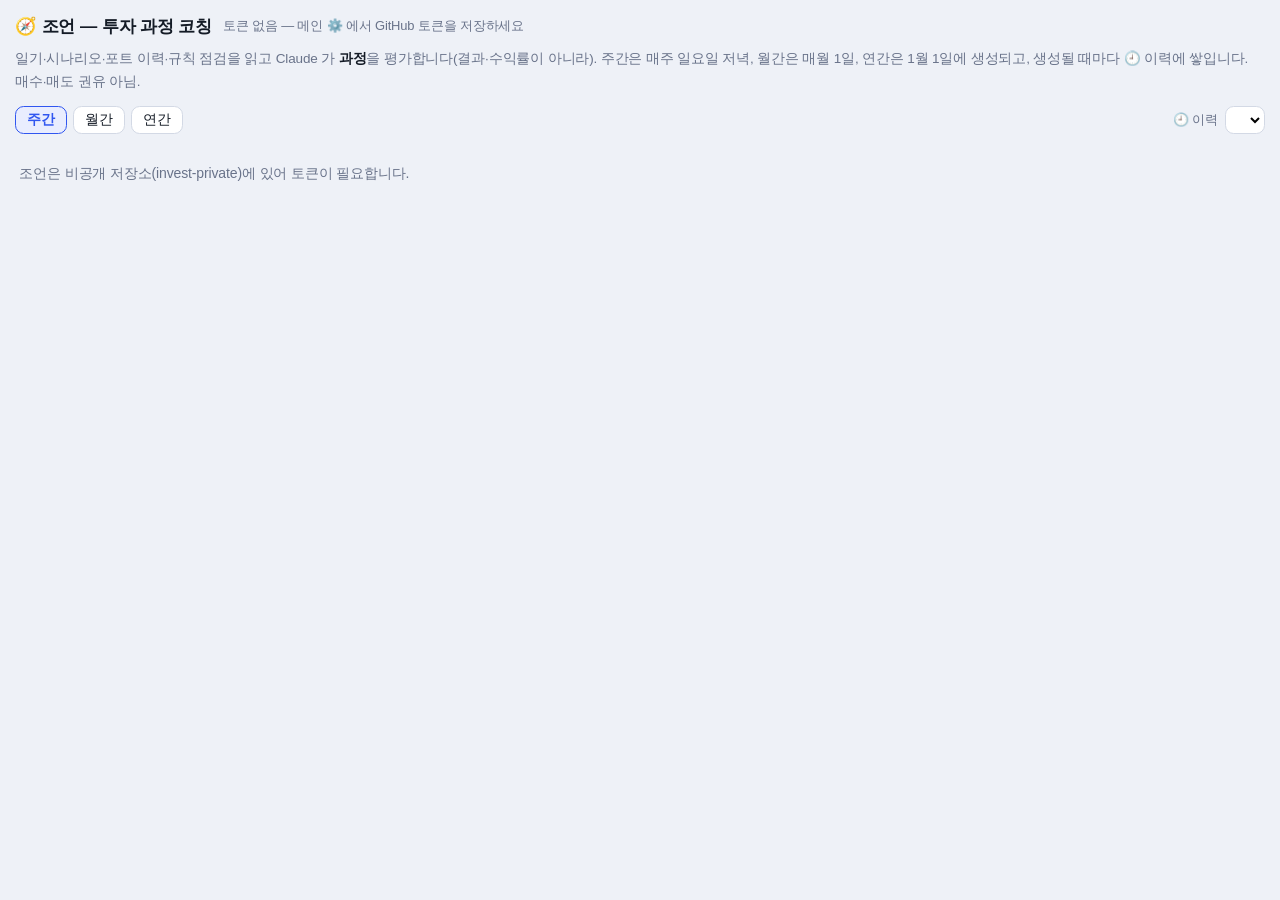
<file: advice/index.html>
<!DOCTYPE html>
<html lang="ko">
<head>
<meta charset="UTF-8">
<meta name="viewport" content="width=device-width, initial-scale=1.0, viewport-fit=cover">
<title>조언 — 투자 과정 코칭</title>
<link rel="stylesheet" href="https://whysosary-dot.github.io/stock-valuation/theme.css">
<style>
/* Diary 하위 탭 「조언」: 일기·시나리오를 읽고 Claude 가 쓴 주간·월간·연간 코칭. 데이터 invest-private sv/advice.json (토큰은 메인 대시보드와 공유) */
body{padding:12px 14px 40px}
.top{display:flex;align-items:center;gap:10px;flex-wrap:wrap;margin-bottom:8px}
.top h1{font-size:16px;font-weight:800;margin:0}
.top .meta{font-size:12px;color:var(--text-dim)}
.intro{font-size:12.5px;color:var(--text-dim);line-height:1.65;margin:0 0 12px}
.intro b{color:var(--text)}
.bar{display:flex;gap:6px;flex-wrap:wrap;align-items:center;margin:0 0 12px}
.chip{border:1px solid var(--border-strong);background:var(--panel);border-radius:8px;padding:4px 10px;font-size:12.5px;cursor:pointer;color:var(--text)}
.chip.on{background:var(--accent-soft);border-color:var(--accent);color:var(--accent);font-weight:700}
.hist{margin-left:auto;display:flex;align-items:center;gap:6px;font-size:12px;color:var(--text-dim)}
.hist select{font-size:12px;padding:4px 8px;border:1px solid var(--border-strong);border-radius:8px;background:var(--panel)}
.card{background:var(--panel);border:1px solid var(--border);border-radius:14px;padding:16px 18px;box-shadow:var(--shadow);margin:0 0 12px}
.hd{display:flex;align-items:baseline;gap:10px;flex-wrap:wrap;margin-bottom:6px}
.hd .p{font-size:12px;color:var(--text-dim)}
.hd .score{margin-left:auto;font-size:12px;color:var(--text-dim)}
.hd .score b{font-size:20px;font-weight:900;color:var(--text)}
.hd .score b.g{color:#16a34a}.hd .score b.y{color:#d97706}.hd .score b.r{color:#dc2626}
.headline{font-size:16px;font-weight:800;line-height:1.5;margin:0 0 10px}
.sec{margin:12px 0 0}
.sec h3{font-size:13px;font-weight:800;margin:0 0 6px;display:flex;align-items:center;gap:6px}
.sec p{font-size:13.5px;line-height:1.75;margin:0;white-space:pre-wrap}
.sec ul{margin:0;padding-left:18px;font-size:13.5px;line-height:1.7}
.sec li{margin:2px 0}
.sec.good h3{color:#166534}.sec.bad h3{color:#b91c1c}.sec.crit h3{color:#7c2d12}.sec.imp h3{color:#1d4ed8}.sec.adv h3{color:#5b3fb5}
.sec.adv p{background:#f7f5ff;border-left:3px solid #8b5cf6;padding:10px 12px;border-radius:8px}
.rules{display:flex;gap:8px;flex-wrap:wrap;margin-top:6px}
.rules span{font-size:11.5px;border-radius:6px;padding:2px 8px;border:1px solid}
.rules .k{background:#eef7ee;color:#166534;border-color:#bfe3c6}.rules .b{background:#fdeef0;color:#b91c1c;border-color:#f3c3c9}
.ft{font-size:11.5px;color:var(--text-dim);margin-top:10px}
.empty{color:var(--text-dim);font-size:13px;padding:14px 4px}
.tl{font-size:12px;color:var(--text-dim);margin:14px 0 6px;font-weight:700}
.tlrow{display:grid;grid-template-columns:90px 60px 1fr;gap:10px;font-size:12.5px;padding:5px 0;border-bottom:1px solid var(--border);cursor:pointer}
.tlrow:hover{color:var(--accent)}
.tlrow b{font-variant-numeric:tabular-nums}
</style>
</head>
<body>
<div class="top">
  <h1>🧭 조언 — 투자 과정 코칭</h1>
  <span class="meta" id="meta">불러오는 중…</span>
</div>
<p class="intro">일기·시나리오·포트 이력·규칙 점검을 읽고 Claude 가 <b>과정</b>을 평가합니다(결과·수익률이 아니라). 주간은 매주 일요일 저녁, 월간은 매월 1일, 연간은 1월 1일에 생성되고, 생성될 때마다 🕘 이력에 쌓입니다. 매수·매도 권유 아님.</p>
<div class="bar">
  <button class="chip on" data-k="weekly">주간</button>
  <button class="chip" data-k="monthly">월간</button>
  <button class="chip" data-k="yearly">연간</button>
  <span class="hist">🕘 이력 <select id="hist"></select></span>
</div>
<div id="view"></div>

<script>
const $ = s => document.querySelector(s);
const esc = s => String(s == null ? '' : s).replace(/[&<>"]/g, c => ({ '&': '&amp;', '<': '&lt;', '>': '&gt;', '"': '&quot;' }[c]));
const state = { kind: 'weekly', data: null, sel: null };
async function load() {
  const pat = (localStorage.getItem('sv_github_pat') || '').trim();
  if (!pat) { $('#meta').textContent = '토큰 없음 — 메인 ⚙️ 에서 GitHub 토큰을 저장하세요'; $('#view').innerHTML = '<div class="empty">조언은 비공개 저장소(invest-private)에 있어 토큰이 필요합니다.</div>'; return; }
  try {
    const r = await fetch(`https://api.github.com/repos/whysosary-dot/invest-private/contents/sv/advice.json?ref=main&t=${Date.now()}`, { cache: 'no-store', headers: { Accept: 'application/vnd.github.raw+json', Authorization: `token ${pat}` } });
    if (!r.ok) throw new Error('GitHub ' + r.status);
    state.data = await r.json();
    $('#meta').textContent = `갱신 ${(state.data.updated_at || '').replace('T', ' ').slice(0, 16)} · 주간 ${(state.data.weekly || []).length} · 월간 ${(state.data.monthly || []).length} · 연간 ${(state.data.yearly || []).length}건`;
  } catch (e) { $('#meta').textContent = '불러오기 실패 (' + e.message + ')'; $('#view').innerHTML = '<div class="empty">아직 생성된 조언이 없거나 읽을 수 없습니다.</div>'; return; }
  render();
}
function render() {
  const arr = ((state.data || {})[state.kind] || []).slice().sort((a, b) => a.period < b.period ? 1 : -1);
  const sel = $('#hist'); sel.innerHTML = arr.map(x => `<option value="${esc(x.period)}">${esc(x.period)}${x.range ? ' · ' + esc(x.range) : ''}</option>`).join('');
  if (!arr.length) { $('#view').innerHTML = `<div class="empty">${{ weekly: '주간', monthly: '월간', yearly: '연간' }[state.kind]} 조언이 아직 없습니다. 스케줄 작업이 생성하면 여기에 쌓입니다.</div>`; return; }
  const cur = arr.find(x => x.period === state.sel) || arr[0]; sel.value = cur.period;
  const sc = Number(cur.score); const cls = sc >= 8 ? 'g' : sc >= 5 ? 'y' : 'r';
  const li = a => (a || []).map(x => `<li>${esc(x)}</li>`).join('');
  const idx = arr.indexOf(cur); const prev = arr[idx + 1];
  $('#view').innerHTML = `<div class="card">
    <div class="hd"><span class="p">${{ weekly: '주간', monthly: '월간', yearly: '연간' }[cur.kind || state.kind]} · ${esc(cur.period)}${cur.range ? ' · ' + esc(cur.range) : ''}</span><span class="score">과정 점수 <b class="${cls}">${esc(cur.score)}</b>/10${prev ? ` <span style="font-size:11px">(직전 ${esc(prev.score)})</span>` : ''}</span></div>
    <div class="headline">${esc(cur.headline)}</div>
    <div class="sec"><h3>📜 투자 과정</h3><p>${esc(cur.process)}</p></div>
    <div class="sec good"><h3>✅ 잘한 것 · 장점</h3><ul>${li(cur.good)}</ul></div>
    <div class="sec bad"><h3>❌ 실수</h3><ul>${li(cur.mistakes)}</ul></div>
    <div class="sec crit"><h3>🔍 비판적 검토</h3><p>${esc(cur.critique)}</p></div>
    <div class="sec imp"><h3>🛠 개선 사항</h3><ul>${li(cur.improve)}</ul></div>
    <div class="sec adv"><h3>🧭 조언</h3><p>${esc(cur.advice)}</p></div>
    <div class="sec"><h3>📌 다음 ${{ weekly: '주', monthly: '달', yearly: '해' }[state.kind]} 과제</h3><ul>${li(cur.next)}</ul></div>
    ${cur.rules ? `<div class="sec"><h3>📏 규칙</h3><div class="rules">${(cur.rules.kept || []).map(x => `<span class="k">✓ ${esc(x)}</span>`).join('')}${(cur.rules.broken || []).map(x => `<span class="b">✗ ${esc(x)}</span>`).join('')}</div></div>` : ''}
    <div class="ft">${esc((cur.generated_at || '').replace('T', ' ').slice(0, 16))} 생성 · Claude 작성 · 투자 권유 아님</div>
  </div>
  ${arr.length > 1 ? `<div class="tl">🕘 이력 — 점수 추이</div>${arr.map(x => `<div class="tlrow" data-p="${esc(x.period)}"><b>${esc(x.period)}</b><b>${esc(x.score)}/10</b><span>${esc(x.headline)}</span></div>`).join('')}` : ''}`;
  document.querySelectorAll('.tlrow').forEach(r => r.onclick = () => { state.sel = r.dataset.p; render(); window.scrollTo(0, 0); });
}
document.querySelectorAll('.chip[data-k]').forEach(b => b.onclick = () => { document.querySelectorAll('.chip[data-k]').forEach(x => x.classList.remove('on')); b.classList.add('on'); state.kind = b.dataset.k; state.sel = null; render(); });
$('#hist').onchange = e => { state.sel = e.target.value; render(); };
load();
</script>
</body>
</html>
</file>
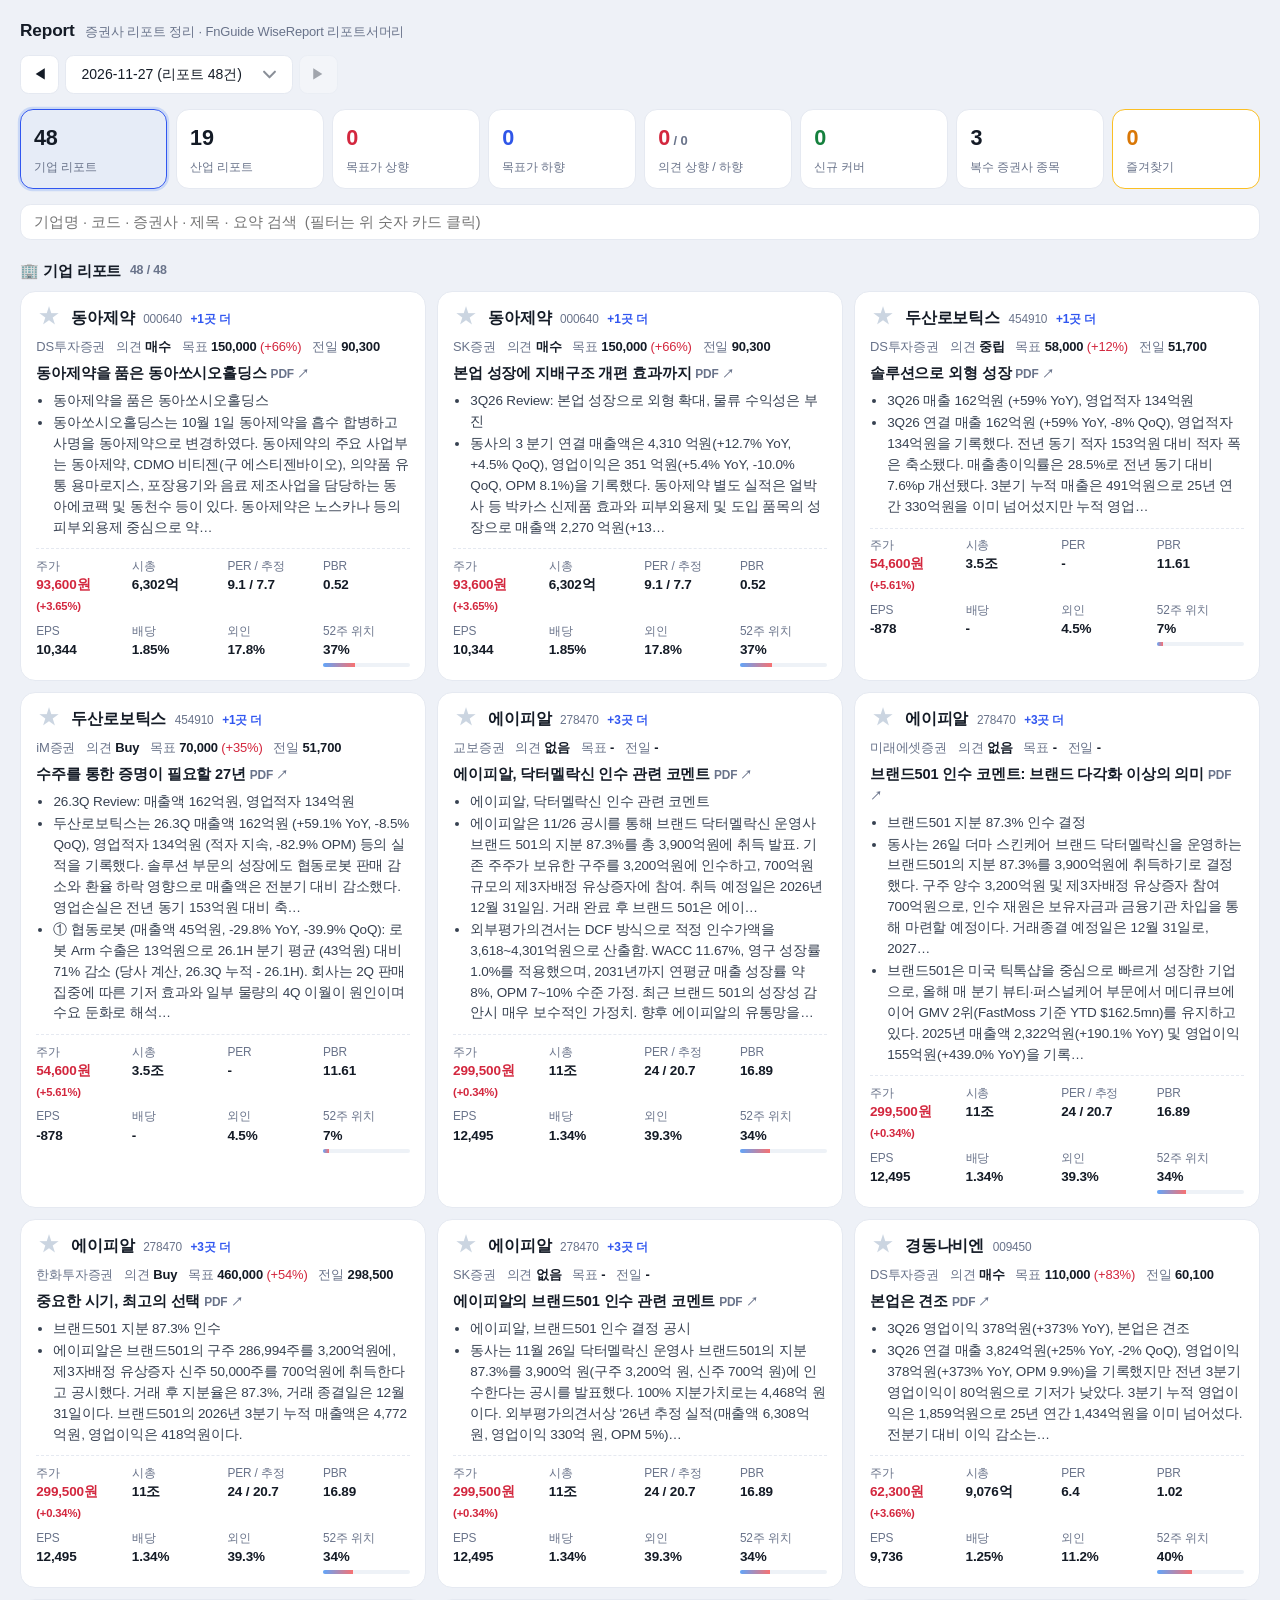
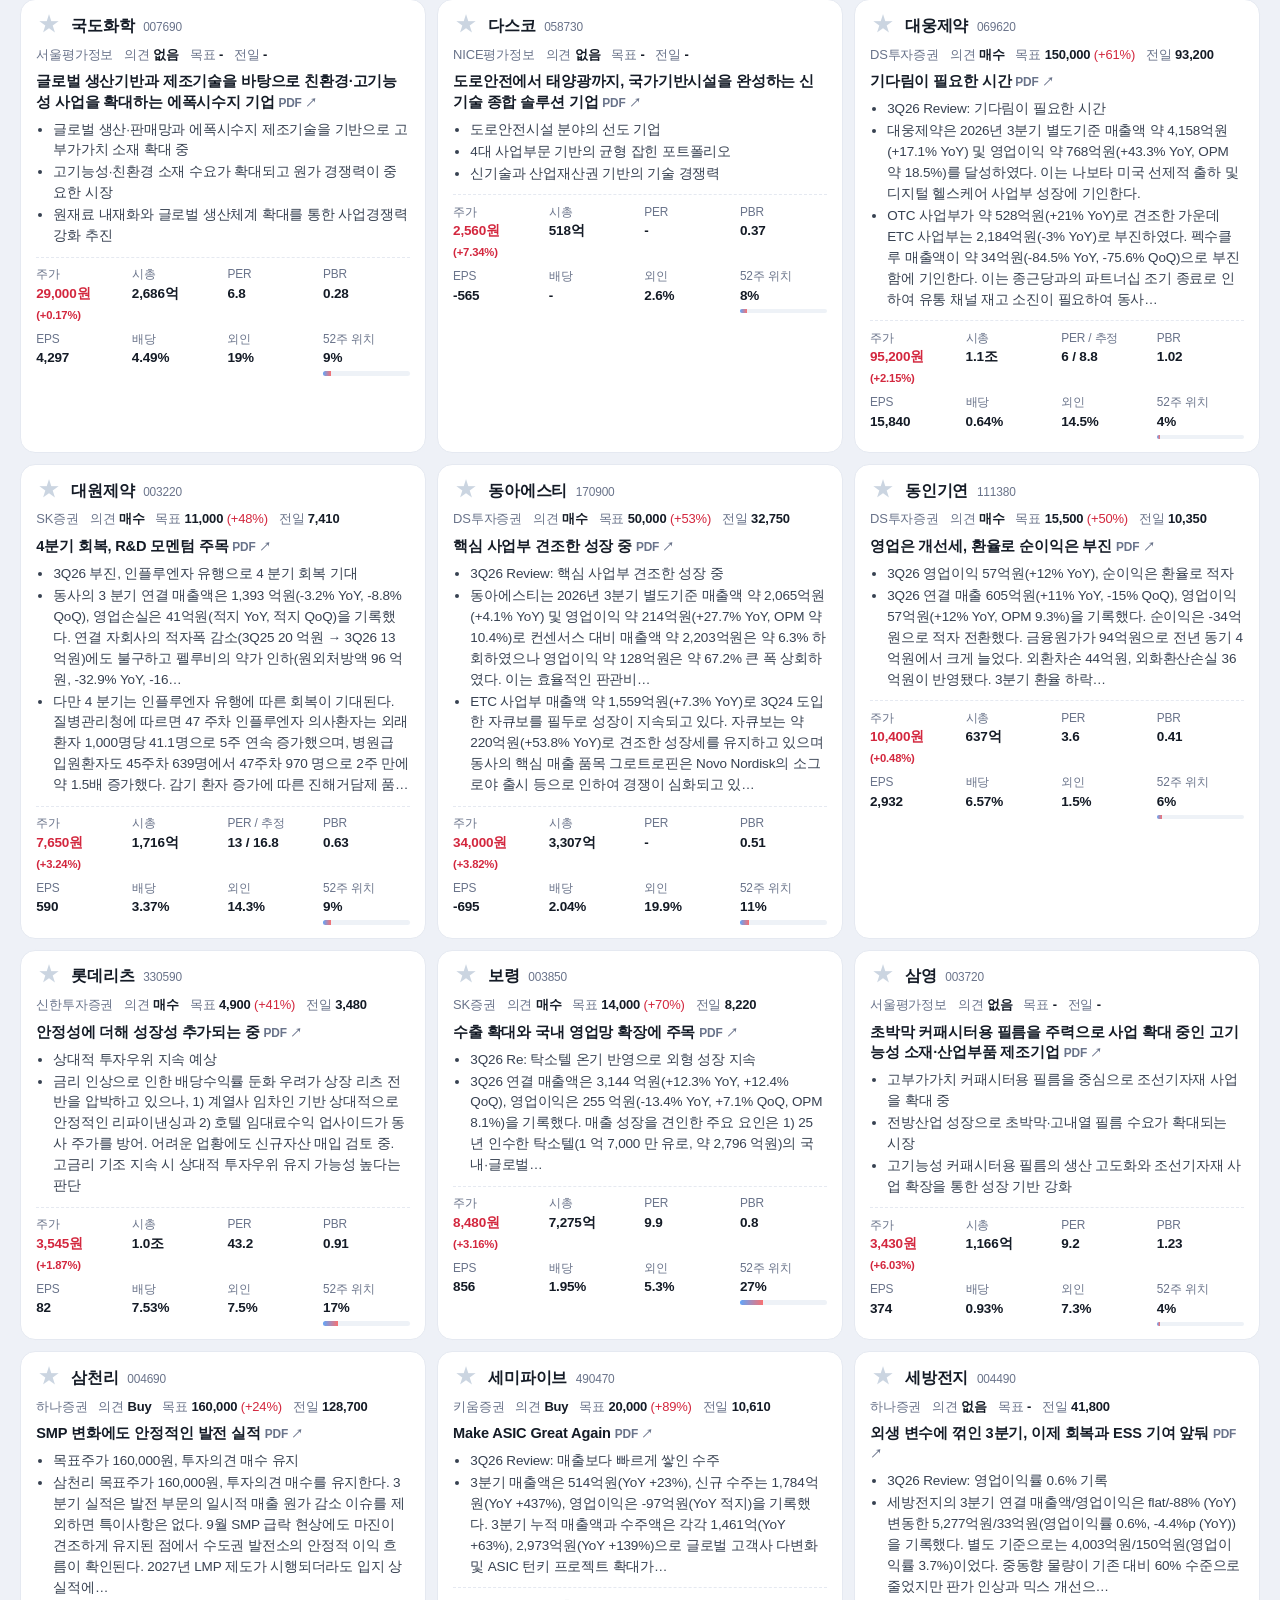
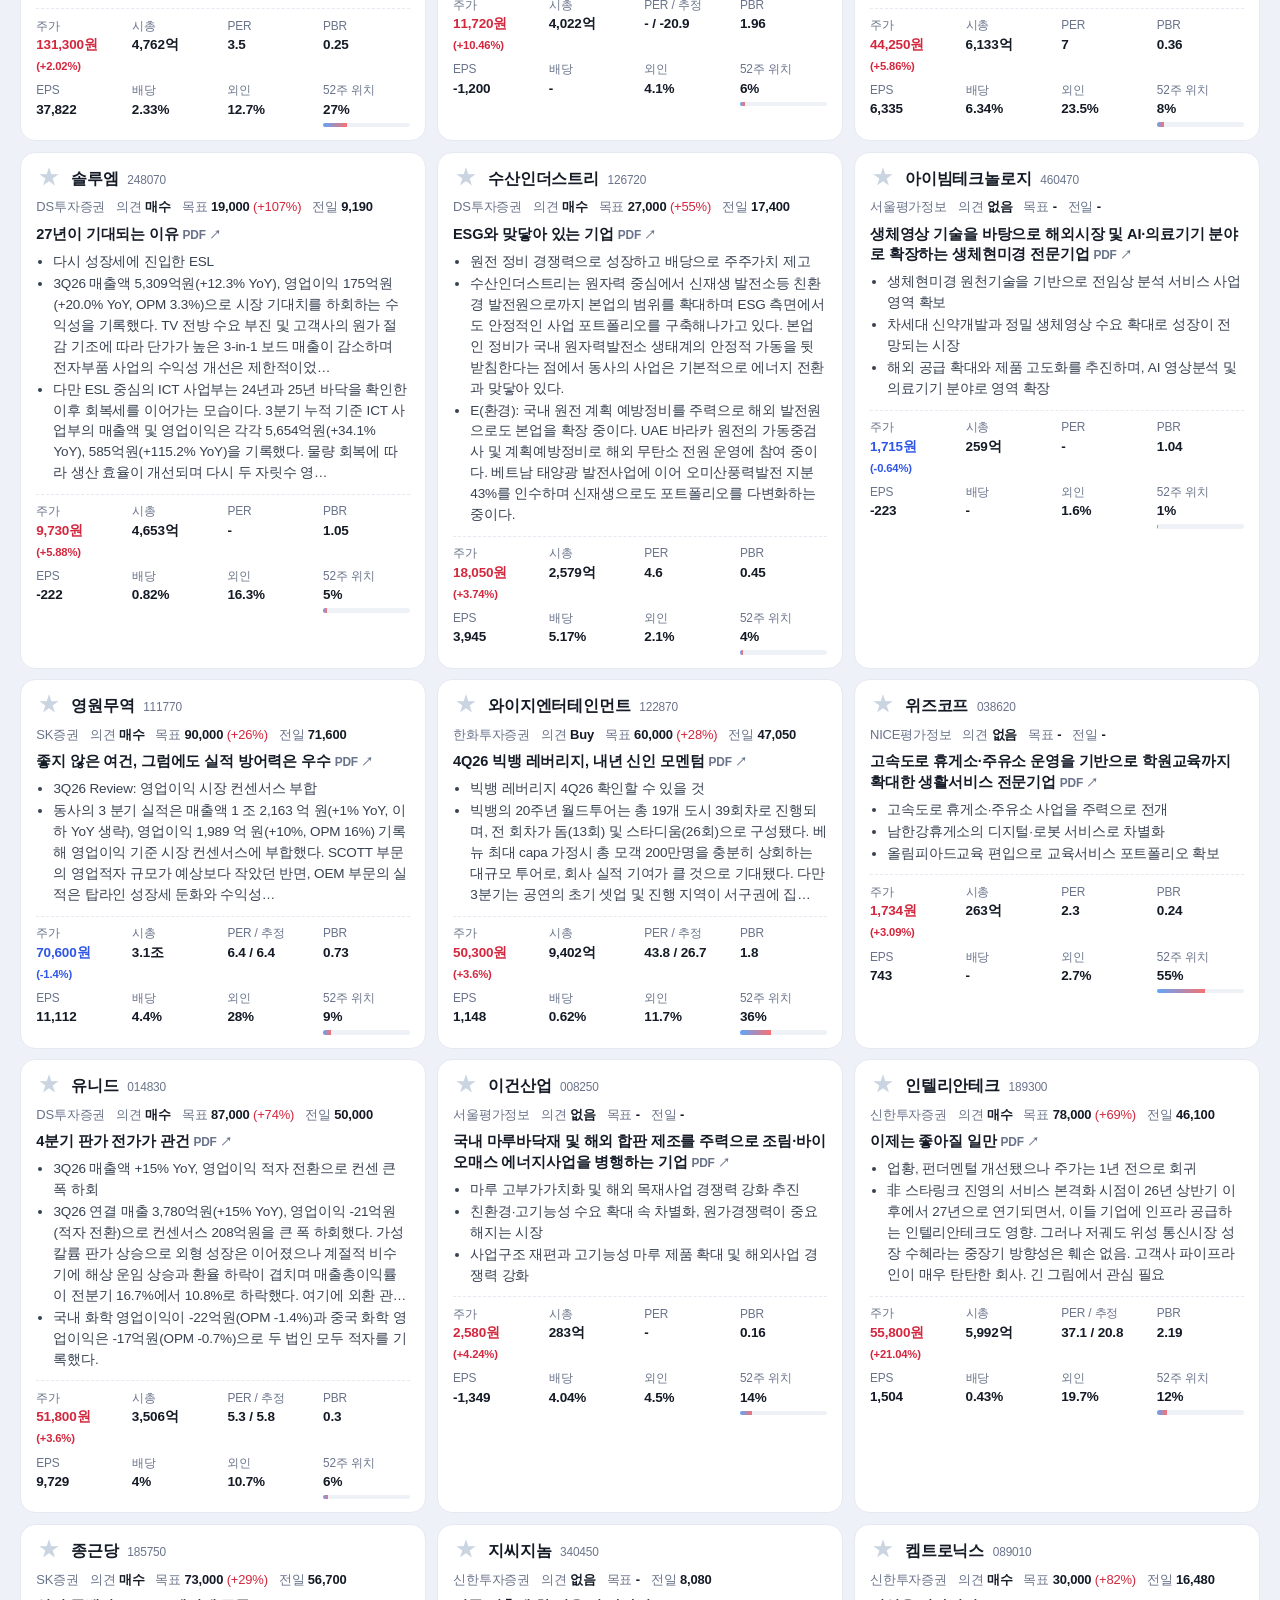
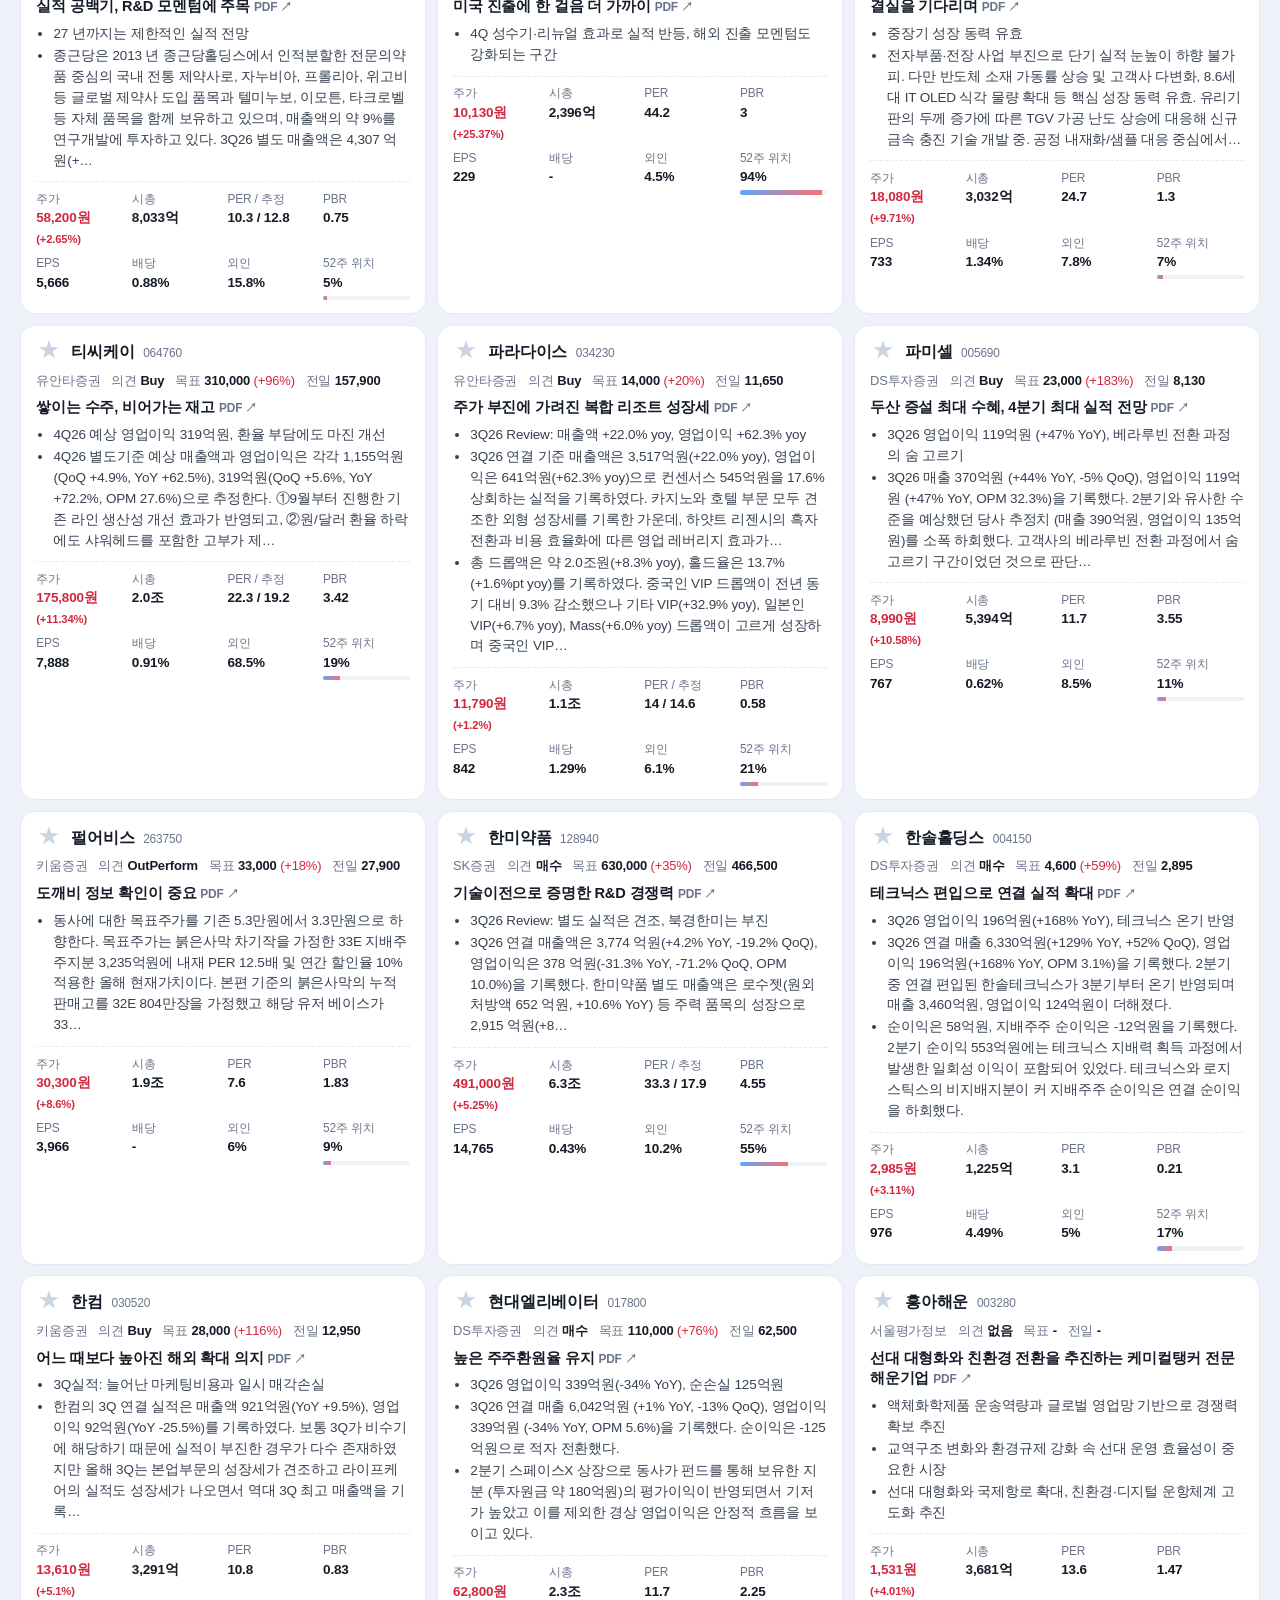
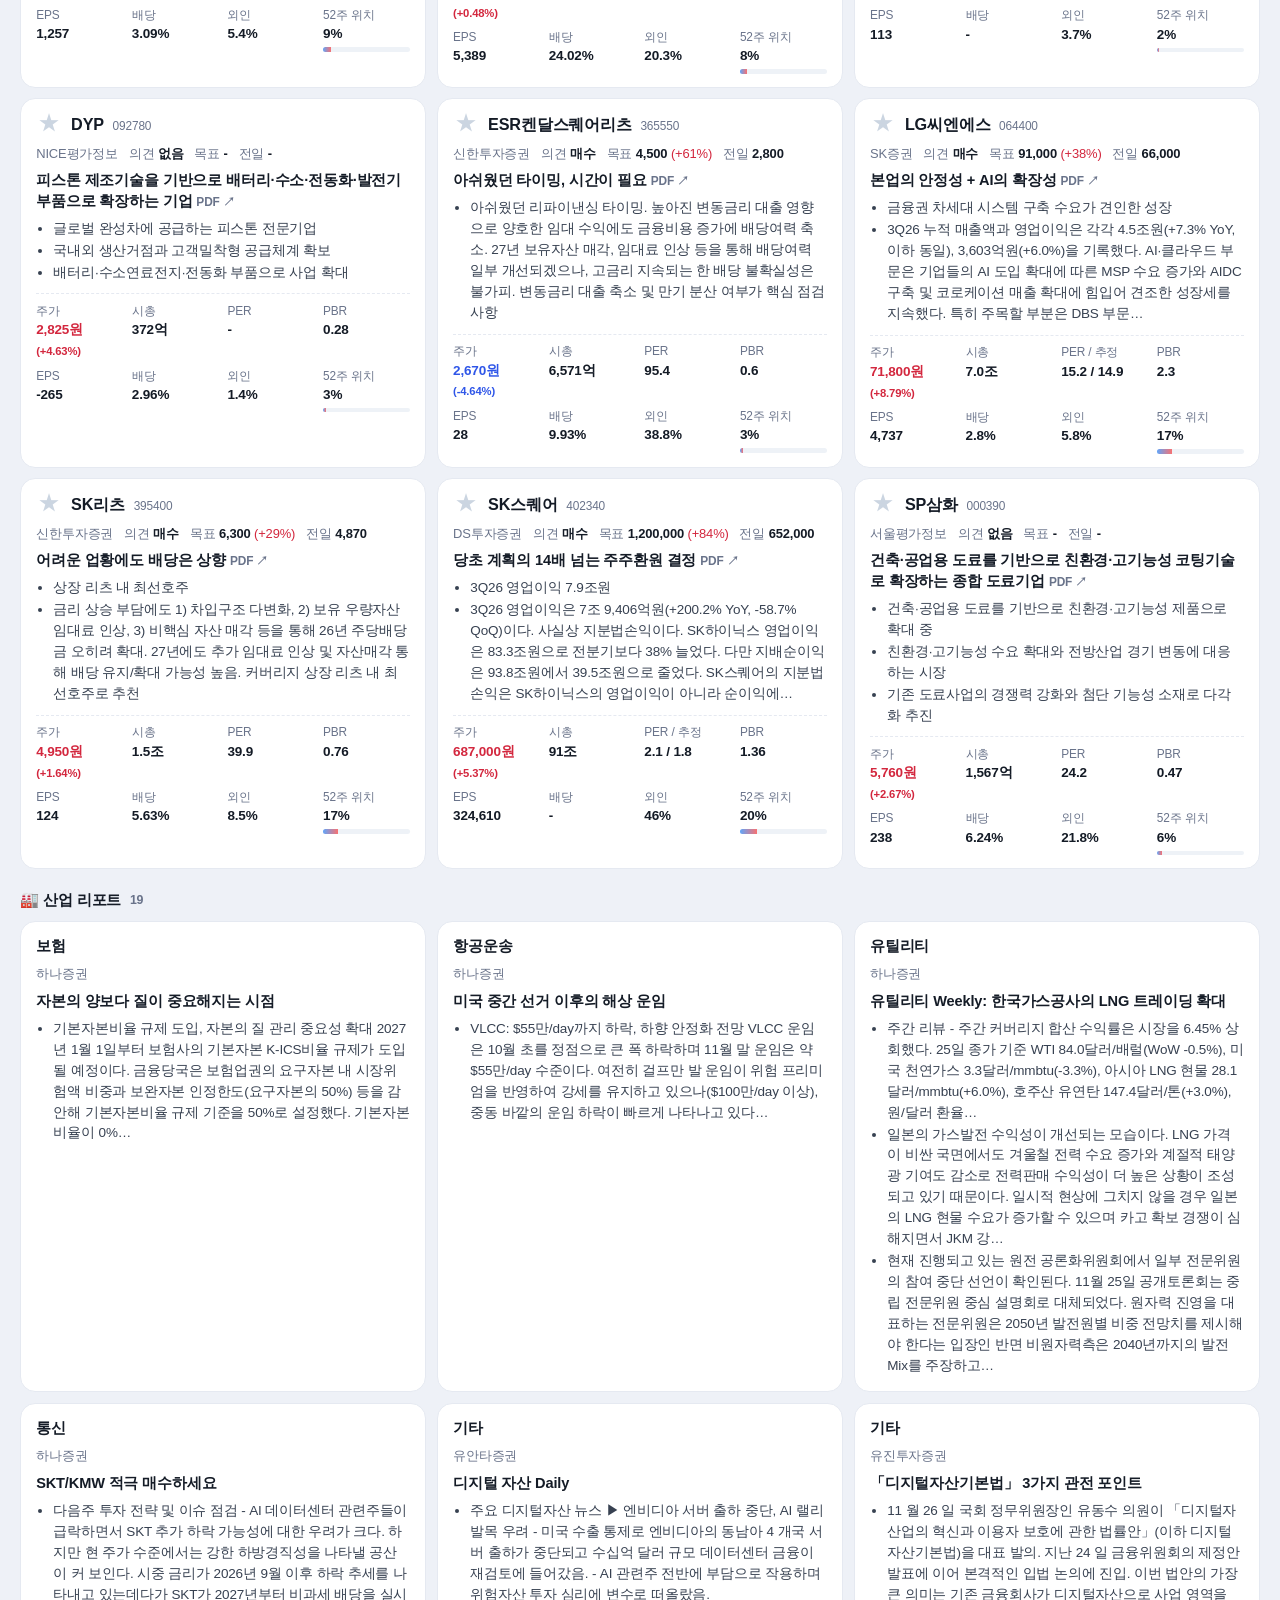
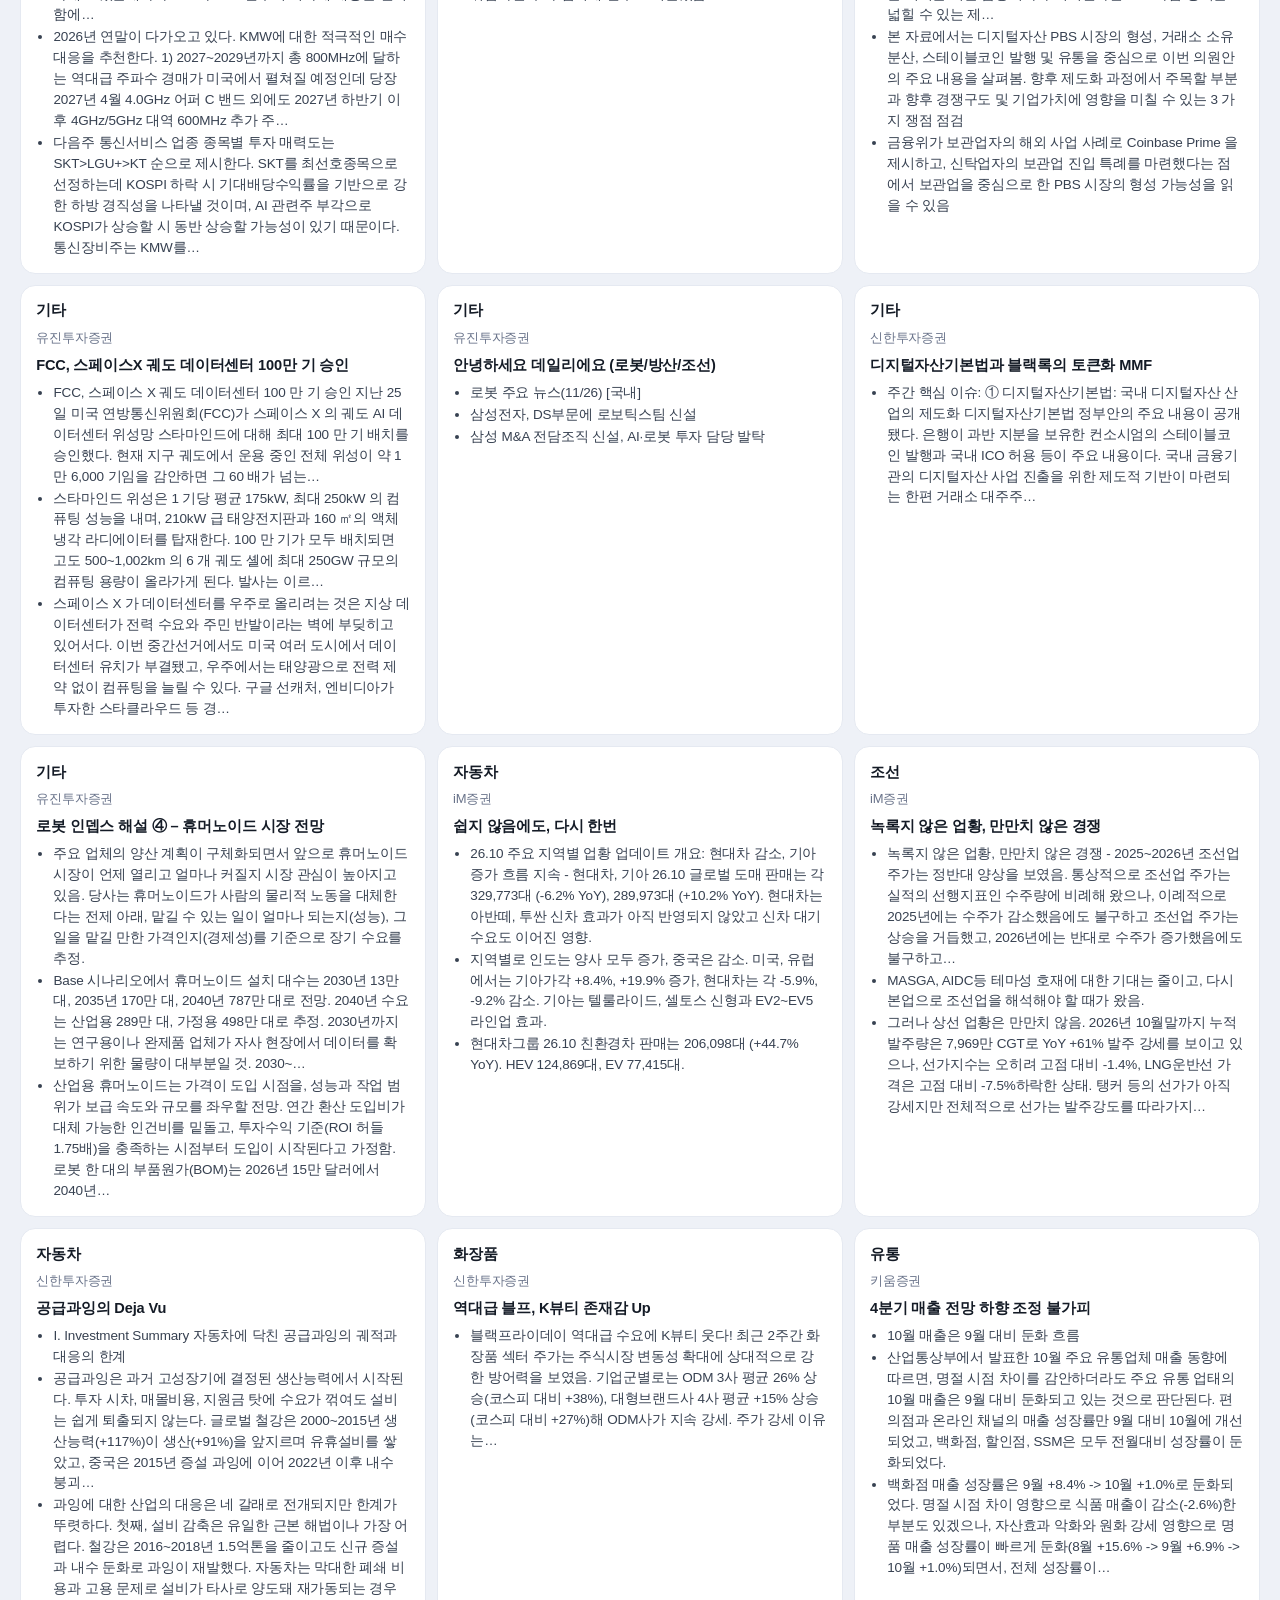
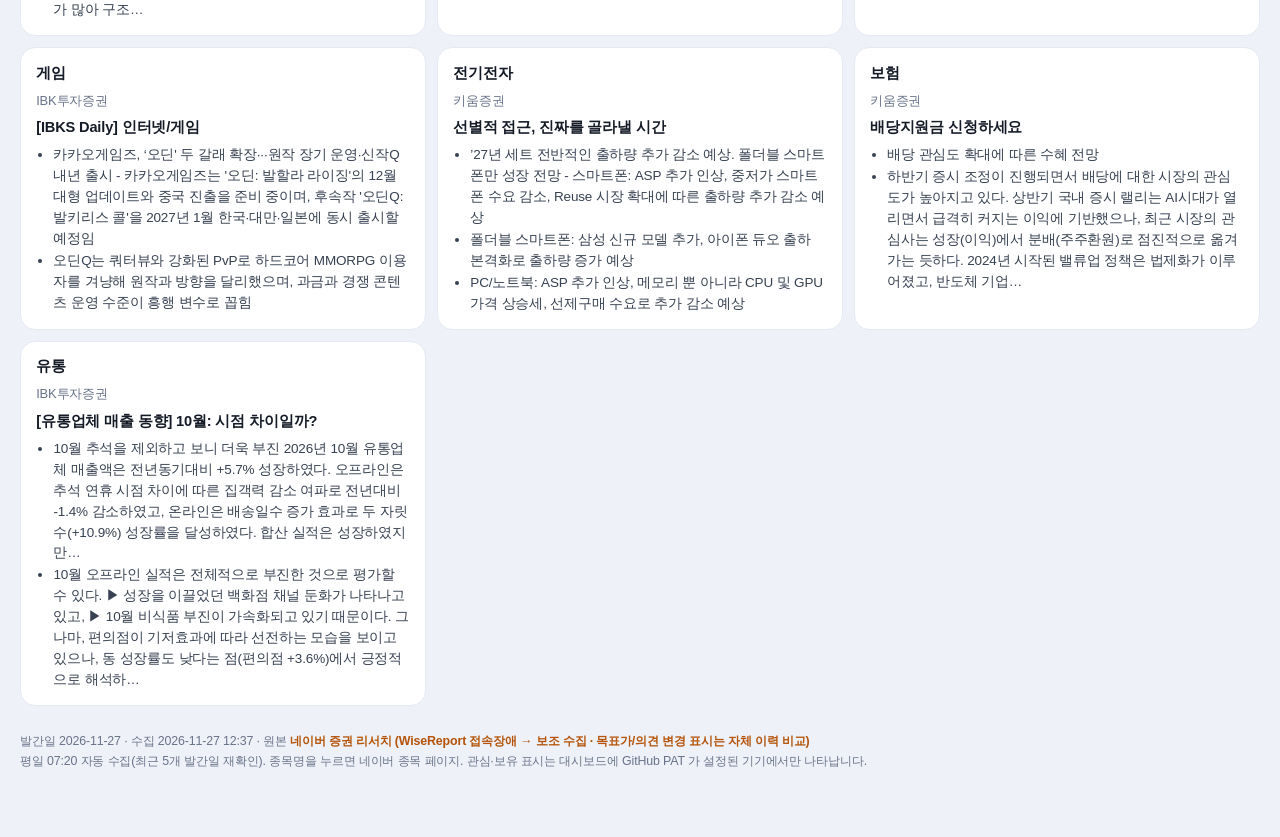
<file: report/index.html>
<!DOCTYPE html>
<html lang="ko">
<head>
<meta charset="utf-8">
<meta name="viewport" content="width=device-width, initial-scale=1">
<title>📑 Report — 증권사 리포트 정리</title>
<link rel="stylesheet" href="https://whysosary-dot.github.io/stock-valuation/theme.css">
<style>
  *{box-sizing:border-box}
  .wrap{max-width:1180px;margin:0 auto;padding:16px 16px 60px}
  header{display:flex;align-items:center;gap:12px;flex-wrap:wrap;margin-bottom:10px}
  .dates{display:flex;gap:6px;align-items:center;margin:8px 0 14px}
  .dates select{font:inherit;font-size:13px;padding:6px 10px;border:1px solid var(--border);border-radius:8px;background:var(--panel);color:var(--text);max-width:260px}
  .dates button{font:inherit;font-size:13px;padding:6px 9px;border:1px solid var(--border);border-radius:8px;background:var(--panel);color:var(--text);cursor:pointer}
  .dates button:disabled{opacity:.35;cursor:default}
  .dbtn{border:1px solid var(--border);background:var(--panel);border-radius:999px;padding:5px 12px;font-size:12.5px;cursor:pointer;color:var(--text)}
  .dbtn.on{background:var(--accent);border-color:var(--accent);color:#fff;font-weight:700}
  .dbtn small{color:inherit;opacity:.7;margin-left:4px}
  .stats{display:grid;grid-template-columns:repeat(auto-fit,minmax(120px,1fr));gap:8px;margin-bottom:14px}
  .stat{background:var(--panel);border:1px solid var(--border);border-radius:12px;padding:10px 12px}
  .stat b{display:block;font-size:20px;font-weight:800}
  .stat span{font-size:11.5px;color:var(--dim)}
  .stat.up b{color:var(--up)} .stat.down b{color:var(--down)} .stat.new b{color:var(--green)} .stat.watch{border-color:#a78bfa} .stat.watch b{color:#7c3aed}
  .stat{cursor:pointer;transition:border-color .15s,box-shadow .15s;user-select:none}
  .stat:hover{border-color:#9ca3af}
  .stat.on{border-color:var(--accent);box-shadow:0 0 0 2px rgba(37,99,235,.18);background:rgba(37,99,235,.04)}
  .tools{display:flex;gap:8px;flex-wrap:wrap;align-items:center;margin-bottom:12px}
  .tools input[type=search]{flex:1;min-width:180px;border:1px solid var(--border);border-radius:10px;padding:8px 12px;font-size:13.5px;background:var(--panel)}
  .sec{margin:18px 0 8px;font-size:14px;font-weight:800;display:flex;align-items:center;gap:8px}
  .sec .cnt{font-size:11.5px;color:var(--dim);font-weight:600}
  .grid{display:grid;grid-template-columns:repeat(auto-fill,minmax(340px,1fr));gap:10px}
  .card{background:var(--panel);border:1px solid var(--border);border-radius:14px;padding:12px 14px;display:flex;flex-direction:column;gap:6px}
  .card.watch{border-color:#a78bfa;box-shadow:0 0 0 1px rgba(167,139,250,.35)}
  .card.held{border-color:var(--gold);box-shadow:0 0 0 1px rgba(180,83,9,.35)}
  .card.is-fav{background:#fffbeb;border-color:#fbbf24}
  .favbtn{background:none;border:none;cursor:pointer;font-size:20px;line-height:1;padding:0 2px;color:#cbd5e1;transition:transform .15s,color .15s;-webkit-tap-highlight-color:transparent}
  .favbtn:hover{transform:scale(1.15)} .favbtn.on{color:#f59e0b}
  .stat.fav-stat{border-color:#fbbf24} .stat.fav-stat b{color:#d97706}
  .top{display:flex;align-items:baseline;gap:8px;flex-wrap:wrap}
  .nm{font-size:15px;font-weight:800}
  .nm a{color:inherit;text-decoration:none}
  .code{font-size:11px;color:var(--dim)}
  .tag{font-size:10.5px;font-weight:800;padding:2px 7px;border-radius:6px;color:#fff;background:#94a3b8}
  .tag.up{background:var(--up)} .tag.down{background:var(--down)} .tag.new{background:var(--green)} .tag.watch{background:#7c3aed} .tag.held{background:var(--gold)}
  .meta{font-size:12px;color:var(--dim);display:flex;gap:10px;flex-wrap:wrap}
  .meta b{color:var(--text)}
  .tp{font-weight:800}
  .tp.up{color:var(--up)} .tp.down{color:var(--down)}
  .title{font-size:13.5px;font-weight:700;line-height:1.4}
  ul.sum{margin:0;padding-left:16px;font-size:12.5px;color:#374151;line-height:1.55}
  ul.sum li{margin:1px 0}
  .multi{font-size:11px;color:var(--accent);font-weight:700}
  .val{display:grid;grid-template-columns:repeat(4,1fr);gap:4px 8px;font-size:11px;color:var(--dim);border-top:1px dashed var(--border);padding-top:7px;margin-top:2px}
  .val div span{display:block;font-size:12.5px;font-weight:700;color:var(--text)}
  .val .u{color:var(--up)} .val .d{color:var(--down)}
  .bar{height:4px;background:#eef2f7;border-radius:3px;overflow:hidden;margin-top:2px}
  .bar i{display:block;height:100%;background:linear-gradient(90deg,#60a5fa,#f87171)}
  .empty{color:var(--dim);padding:30px;text-align:center;background:var(--panel);border:1px dashed var(--border);border-radius:12px}
  .foot{margin-top:24px;font-size:11.5px;color:var(--dim);line-height:1.6}
  .foot a{color:var(--accent)}
  .ind .nm{font-size:14px}
  @media (max-width:640px){ .wrap{padding:12px 10px 50px} .grid{grid-template-columns:1fr} .stat b{font-size:17px} .val{grid-template-columns:repeat(3,1fr)} }
</style>
</head>
<body>
<div class="wrap">
  <div class="sv-head"><h1>Report</h1><span class="sub">증권사 리포트 정리 · FnGuide WiseReport 리포트서머리</span></div>
  <div class="dates"><button id="dprev" title="이전 날">◀</button><select id="dsel" title="날짜 선택"></select><button id="dnext" title="다음 날">▶</button></div>
  <div class="stats" id="stats"></div>
  <div class="tools">
    <input type="search" id="q" placeholder="기업명 · 코드 · 증권사 · 제목 · 요약 검색  (필터는 위 숫자 카드 클릭)">
  </div>
  <div id="body"></div>
  <div class="foot" id="foot"></div>
</div>
<script>
const DATA_BASE = './data/';
let INDEX = null, CUR = null, FILTER = 'all', Q = '';
/* 즐겨찾기 — 발간일별로 이 브라우저(localStorage)에 저장. 키 = 종목코드|증권사 */
const FAV_KEY = 'rp_favs_v1';
const favKeyOf = c => `${c.code}|${c.broker || ''}`;
function favAll() { try { return JSON.parse(localStorage.getItem(FAV_KEY) || '{}'); } catch (e) { return {}; } }
function isFav(d, k) { return !!((favAll()[d] || {})[k]); }
function toggleFav(d, k) { const a = favAll(); a[d] = a[d] || {}; if (a[d][k]) delete a[d][k]; else a[d][k] = 1; if (!Object.keys(a[d]).length) delete a[d]; try { localStorage.setItem(FAV_KEY, JSON.stringify(a)); } catch (e) {} render(); }
let WATCH = new Map();   // code -> {name, held}
const $ = s => document.querySelector(s);
const esc = s => String(s ?? '').replace(/[&<>"']/g, c => ({'&':'&amp;','<':'&lt;','>':'&gt;','"':'&quot;',"'":'&#39;'}[c]));
const won = n => n == null ? '-' : Number(n).toLocaleString();

/* ── 관심·보유 종목 (부모 대시보드의 PAT 로 invest-private 읽기 — 없으면 강조만 생략) ── */
async function loadWatch() {
  try {
    let pat = '';
    try { pat = (localStorage.getItem('sv_github_pat') || '').trim(); } catch (_) {}
    if (!pat) return;
    const get = async p => {
      const r = await fetch(`https://api.github.com/repos/whysosary-dot/invest-private/contents/${p}?ref=main`, {
        headers: { Authorization: 'token ' + pat, Accept: 'application/vnd.github.raw' } });
      return r.ok ? r.json() : null;
    };
    const [st, di] = await Promise.all([get('sv/stocks.json'), get('sv/diary.json')]);
    const held = new Set();
    ((di && di.scenario) || []).forEach(s => { if (s && s.held && !s.archived && s.name) held.add(String(s.name).replace(/\s+/g, '').toLowerCase()); });
    ((st && st.stocks) || []).forEach(s => {
      const code = String(s.ticker || '').split('.')[0];
      if (/^\d{6}$/.test(code)) WATCH.set(code, { name: s.name, held: held.has(String(s.name).replace(/\s+/g, '').toLowerCase()) });
    });
  } catch (e) { console.warn('watch load', e); }
}

async function loadIndex() {
  const r = await fetch(DATA_BASE + 'index.json?cb=' + Date.now());
  if (!r.ok) throw new Error('index ' + r.status);
  INDEX = await r.json();
}
async function loadDate(d) {
  const r = await fetch(DATA_BASE + d + '.json?cb=' + Date.now());
  if (!r.ok) throw new Error(d + ' ' + r.status);
  CUR = await r.json();
  render();
}

function pickDefault() {
  // 최근 일자 중 기업 리포트 5건 이상인 첫 번째 (월요일자 선발간 2건짜리는 건너뜀)
  const ds = INDEX.dates || [];
  return (ds.find(e => (e.company || 0) >= 5) || ds[0] || {}).date;
}

function renderDates() {
  const ds = (INDEX.dates || []);
  const sel = $('#dsel');
  const cur = CUR ? CUR.date : '';
  sel.innerHTML = ds.map(e => `<option value="${e.date}">${e.date} (리포트 ${e.company || 0}건)</option>`).join('');
  sel.value = cur;
  sel.onchange = () => loadDate(sel.value);
  const k = ds.findIndex(e => e.date === cur);
  $('#dprev').disabled = !(k >= 0 && k < ds.length - 1);   // 목록은 최신순 → 이전 날 = 다음 인덱스
  $('#dnext').disabled = !(k > 0);
  $('#dprev').onclick = () => { if (k < ds.length - 1) loadDate(ds[k + 1].date); };
  $('#dnext').onclick = () => { if (k > 0) loadDate(ds[k - 1].date); };
}

function matches(c) {
  if (Q) {
    const hay = [c.name, c.code, c.broker, c.analysts, c.title, ...(c.summary || [])].join(' ').toLowerCase();
    if (!hay.includes(Q)) return false;
  }
  const w = WATCH.get(c.code);
  if (FILTER === 'watch') return !!w;
  if (FILTER === 'fav') return isFav(CUR.date, favKeyOf(c));
  if (FILTER === 'industry') return false;
  if (FILTER === 'opchg') return c.opinion_flag === 'up' || c.opinion_flag === 'down';
  if (FILTER === 'up') return c.tp_flag === 'up' || c.opinion_flag === 'up';
  if (FILTER === 'down') return c.tp_flag === 'down' || c.opinion_flag === 'down';
  if (FILTER === 'new') return c.tp_flag === 'new' || c.opinion_flag === 'new';
  if (FILTER === 'multi') return (c._n || 1) >= 2;
  return true;
}

function card(c) {
  const w = WATCH.get(c.code);
  const tags = [];
  if (w && w.held) tags.push('<span class="tag held">보유</span>');
  else if (w) tags.push('<span class="tag watch">관심</span>');
  if (c.tp_flag === 'up') tags.push('<span class="tag up">목표가 ↑</span>');
  if (c.tp_flag === 'down') tags.push('<span class="tag down">목표가 ↓</span>');
  if (c.opinion_flag === 'up') tags.push('<span class="tag up">의견 ↑</span>');
  if (c.opinion_flag === 'down') tags.push('<span class="tag down">의견 ↓</span>');
  if (c.tp_flag === 'new' || c.opinion_flag === 'new') tags.push('<span class="tag new">신규</span>');
  const upside = (c.tp && c.close) ? ((c.tp / c.close - 1) * 100) : null;
  const fav = isFav(CUR.date, favKeyOf(c));
  return `<div class="card ${w ? (w.held ? 'held' : 'watch') : ''} ${fav ? 'is-fav' : ''}">
    <div class="top"><button class="favbtn ${fav ? 'on' : ''}" data-k="${esc(favKeyOf(c))}" title="${fav ? '즐겨찾기 해제' : '이 발간일에 즐겨찾기'}">★</button><span class="nm"><a href="https://m.stock.naver.com/domestic/stock/${c.code}/total" target="_blank" rel="noopener">${esc(c.name)}</a></span><span class="code">${c.code}</span>${tags.join('')}${(c._n || 1) >= 2 ? `<span class="multi">+${c._n - 1}곳 더</span>` : ''}</div>
    <div class="meta"><span>${esc(c.broker)}${c.analysts ? ' · ' + esc(c.analysts) : ''}</span>
      <span>의견 <b>${esc(c.opinion || '-')}</b></span>
      <span>목표 <b class="tp ${c.tp_flag}">${won(c.tp)}</b>${upside != null ? ` <span style="color:${upside >= 0 ? 'var(--up)' : 'var(--down)'}">(${upside >= 0 ? '+' : ''}${upside.toFixed(0)}%)</span>` : ''}</span>
      <span>전일 <b>${won(c.close)}</b></span></div>
    <div class="title">${c.pdf ? `<a href="${esc(c.pdf)}" target="_blank" rel="noopener" style="color:inherit;text-decoration:none">${esc(c.title)} <span style="font-size:11px;color:var(--text-dim)">PDF ↗</span></a>` : esc(c.title)}</div>
    ${(c.summary || []).length ? `<ul class="sum">${c.summary.map(s => `<li>${esc(s)}</li>`).join('')}</ul>` : ''}
    ${valGrid(c.val)}
  </div>`;
}
/* 밸류에이션 8칸 — Telegram 탭과 같은 항목·형식 */
const fmtN = (n, d) => (n == null || isNaN(n)) ? '-' : Number(n).toLocaleString('ko-KR', { maximumFractionDigits: d ?? 0 });
const eok = v => v == null ? '-' : v >= 10000 ? (v / 10000).toFixed(v >= 100000 ? 0 : 1) + '조' : fmtN(v) + '억';
function valGrid(v) {
  if (!v || v.price == null) return '';
  const chgCls = v.chg > 0 ? 'u' : v.chg < 0 ? 'd' : '';
  return `<div class="val">
      <div>주가<span class="${chgCls}">${fmtN(v.price)}원 ${v.chg != null ? `<small>(${v.chg > 0 ? '+' : ''}${fmtN(v.chg, 2)}%)</small>` : ''}</span></div>
      <div>시총<span>${eok(v.mcap)}</span></div>
      <div>PER${v.cns_per ? ' / 추정' : ''}<span>${v.per ? fmtN(v.per, 1) : '-'}${v.cns_per ? ` / ${fmtN(v.cns_per, 1)}` : ''}</span></div>
      <div>PBR<span>${v.pbr ? fmtN(v.pbr, 2) : '-'}</span></div>
      <div>EPS<span>${v.eps != null ? fmtN(v.eps) : '-'}</span></div>
      <div>배당<span>${v.div != null ? fmtN(v.div, 2) + '%' : '-'}</span></div>
      <div>외인<span>${v.foreign != null ? fmtN(v.foreign, 1) + '%' : '-'}</span></div>
      <div>52주 위치<span>${v.pos52 != null ? Math.max(0, Math.min(100, v.pos52)) + '%' + (v.pos52 > 100 ? ' <small style="color:#dc2626;font-weight:700">신고가</small>' : v.pos52 < 0 ? ' <small style="color:#2563eb;font-weight:700">신저가</small>' : '') : '-'}</span>${v.pos52 != null ? `<div class="bar"><i style="width:${Math.max(0, Math.min(100, v.pos52))}%"></i></div>` : ''}</div>
    </div>`;
}

function indCard(c) {
  const chg = c.prev_opinion && c.opinion && c.prev_opinion !== c.opinion;
  return `<div class="card ind">
    <div class="top"><span class="nm">${esc(c.sector)}</span>${c.opinion ? `<span class="tag ${chg ? 'up' : ''}">${esc(c.opinion)}${chg ? ' ← ' + esc(c.prev_opinion) : ''}</span>` : ''}</div>
    <div class="meta"><span>${esc(c.broker)}${c.analysts ? ' · ' + esc(c.analysts) : ''}</span></div>
    <div class="title">${esc(c.title)}</div>
    ${(c.summary || []).length ? `<ul class="sum">${c.summary.map(s => `<li>${esc(s)}</li>`).join('')}</ul>` : ''}
  </div>`;
}

function render() {
  if (!CUR) return;
  renderDates();
  const comp = CUR.company || [], ind = CUR.industry || [];
  // 같은 종목에 여러 증권사 → 묶음 수
  const byCode = {};
  comp.forEach(c => { byCode[c.code] = (byCode[c.code] || 0) + 1; });
  comp.forEach(c => { c._n = byCode[c.code]; });
  const k = CUR.counts || {};
  const watchN = comp.filter(c => WATCH.has(c.code)).length;
  const st = (f, cls, n, label, extra) => `<div class="stat ${cls} ${FILTER === f ? 'on' : ''}" data-f="${f}" title="클릭하면 필터" ${extra || ''}><b>${n}</b><span>${label}</span></div>`;
  $('#stats').innerHTML =
    st('all', '', comp.length, '기업 리포트') +
    st('industry', '', ind.length, '산업 리포트') +
    st('up', 'up', k.tp_up || 0, '목표가 상향') +
    st('down', 'down', k.tp_down || 0, '목표가 하향') +
    st('opchg', 'up', `${k.op_up || 0}<small style="font-size:12px;color:var(--dim);font-weight:600"> / ${k.op_down || 0}</small>`, '의견 상향 / 하향') +
    st('new', 'new', k.new || 0, '신규 커버') +
    st('multi', '', Object.values(byCode).filter(n => n >= 2).length, '복수 증권사 종목') +
    (WATCH.size ? st('watch', 'watch', watchN, '관심·보유 종목') : '') +
    st('fav', 'fav-stat', comp.filter(c => isFav(CUR.date, favKeyOf(c))).length, '즐겨찾기');
  $('#stats').querySelectorAll('.stat').forEach(el => el.onclick = () => setFilter(el.dataset.f));

  // 정렬: 보유 → 관심 → 변경(상향/하향/신규) → 복수 증권사 → 이름
  const rank = c => {
    const w = WATCH.get(c.code);
    const chg = (c.tp_flag === 'up' || c.opinion_flag === 'up') ? 0
              : (c.tp_flag === 'down' || c.opinion_flag === 'down') ? 1
              : (c.tp_flag === 'new' || c.opinion_flag === 'new') ? 2 : 10;
    return (w && w.held ? 0 : w ? 1 : 2) * 100 + chg * 3 + ((c._n || 1) >= 2 ? 0 : 1);
  };
  const list = comp.filter(matches).sort((a, b) => rank(a) - rank(b) || a.name.localeCompare(b.name, 'ko') || a.broker.localeCompare(b.broker, 'ko'));
  const changes = comp.filter(c => ['up', 'down', 'new'].includes(c.tp_flag) || ['up', 'down', 'new'].includes(c.opinion_flag));

  let h = '';
  // 오늘의 변화 요약 (필터 '전체' 일 때만)
  if (FILTER === 'all' && !Q && changes.length) {
    const item = c => `<span style="white-space:nowrap"><b>${esc(c.name)}</b>${c.tp ? ' ' + won(c.tp) : ''}${c.opinion_flag === 'up' || c.opinion_flag === 'down' ? ' <i style="font-style:normal;font-size:11px">[의견 ' + esc(c.opinion) + ']</i>' : ''} <span style="color:var(--dim)">(${esc(c.broker)})</span></span>`;
    const ups = changes.filter(c => c.tp_flag === 'up' || c.opinion_flag === 'up');
    const downs = changes.filter(c => c.tp_flag === 'down' || c.opinion_flag === 'down');
    const news = changes.filter(c => (c.tp_flag === 'new' || c.opinion_flag === 'new') && !ups.includes(c) && !downs.includes(c));
    const row = (label, color, bg, arr) => arr.length
      ? `<div style="display:flex;gap:10px;align-items:flex-start;padding:6px 0;border-top:1px solid ${bg}"><span style="flex:0 0 96px;font-weight:800;color:${color};font-size:12.5px">${label} ${arr.length}</span><span style="font-size:12.5px;line-height:1.8">${arr.map(item).join(' · ')}</span></div>` : '';
    h += `<div class="card" style="margin-bottom:6px;border-color:#fde68a;background:#fffbeb"><div class="title">🎯 목표가·의견 변경 ${changes.length}건</div>`
       + row('📈 상향', 'var(--up)', '#fde68a', ups)
       + row('📉 하향', 'var(--down)', '#fde68a', downs)
       + row('🆕 신규', 'var(--green)', '#fde68a', news)
       + `</div>`;
  }
  if (FILTER !== 'industry') {
    h += `<div class="sec">🏢 기업 리포트 <span class="cnt">${list.length} / ${comp.length}</span></div>`;
    h += list.length ? `<div class="grid">${list.map(card).join('')}</div>` : `<div class="empty">조건에 맞는 리포트가 없습니다</div>`;
  }
  const il = ind.filter(c => !Q || [c.sector, c.broker, c.analysts, c.title, ...(c.summary || [])].join(' ').toLowerCase().includes(Q));
  if (['all', 'industry', 'up', 'down', 'opchg'].includes(FILTER)) {
    const il2 = (FILTER === 'all' || FILTER === 'industry') ? il : il.filter(c => c.prev_opinion && c.opinion && c.prev_opinion !== c.opinion);
    h += `<div class="sec">🏭 산업 리포트 <span class="cnt">${il2.length}</span></div>`;
    h += il2.length ? `<div class="grid">${il2.map(indCard).join('')}</div>` : `<div class="empty">산업 리포트 없음</div>`;
  }
  $('#body').innerHTML = h;
  $('#body').querySelectorAll('.favbtn').forEach(b => b.onclick = e => { e.preventDefault(); toggleFav(CUR.date, b.dataset.k); });
  const isNv = /naver/.test(CUR.source || '');
  $('#foot').innerHTML = `발간일 ${CUR.date} · 수집 ${(CUR.collected_at || '').replace('T', ' ').slice(0, 16)} · 원본 ${isNv ? '<b style="color:#b45309">네이버 증권 리서치 (WiseReport 접속장애 → 보조 수집 · 목표가/의견 변경 표시는 자체 이력 비교)</b>' : `<a href="${CUR.source || '#'}" target="_blank" rel="noopener">WiseReport 리포트서머리</a>`}<br>
    평일 07:20 자동 수집(최근 5개 발간일 재확인). 종목명을 누르면 네이버 종목 페이지. 관심·보유 표시는 대시보드에 GitHub PAT 가 설정된 기기에서만 나타납니다.`;
}

function setFilter(f) {
  FILTER = (FILTER === f && f !== 'all') ? 'all' : f;   // 같은 걸 다시 누르면 해제
  render();
}
$('#q').addEventListener('input', e => { Q = e.target.value.trim().toLowerCase(); render(); });

(async () => {
  try {
    await Promise.all([loadIndex(), loadWatch()]);
    const d = pickDefault();
    if (!d) { $('#body').innerHTML = '<div class="empty">아직 수집된 리포트가 없습니다. 평일 07:20 에 자동 생성됩니다.</div>'; return; }
    await loadDate(d);
  } catch (e) {
    $('#body').innerHTML = `<div class="empty">데이터를 불러오지 못했습니다 (${esc(e.message)})</div>`;
  }
})();
</script>
</body>
</html>
</file>
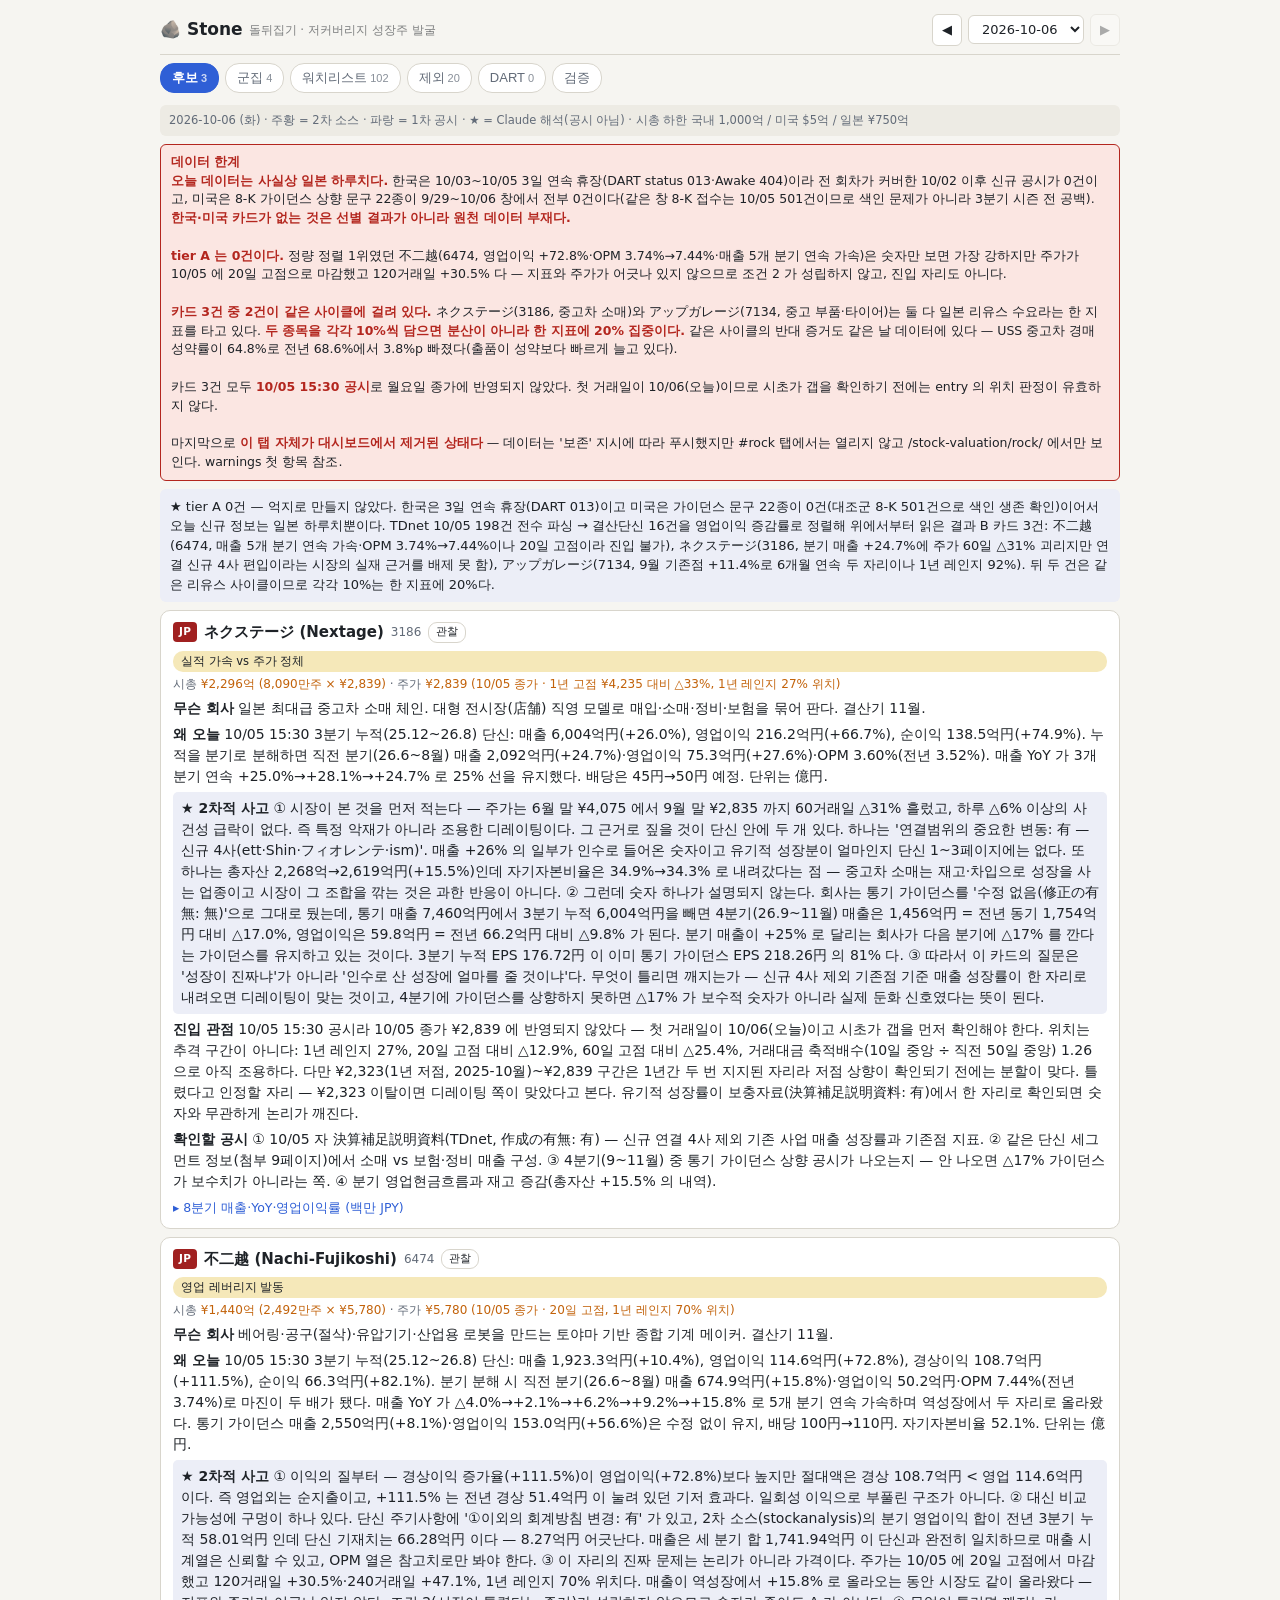
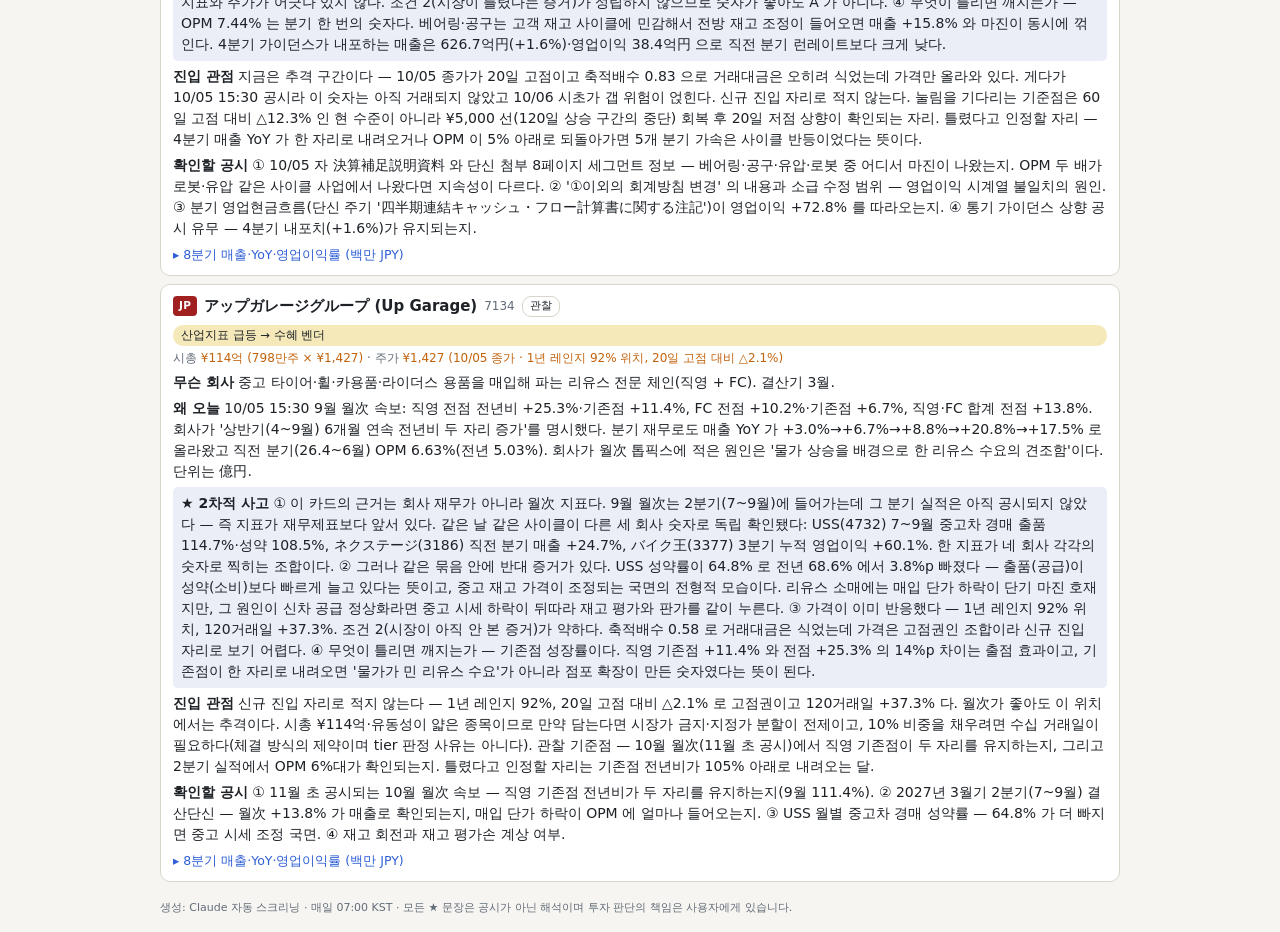
<file: rock/index.html>
<!DOCTYPE html>
<html lang="ko">
<head>
<meta charset="utf-8">
<meta name="viewport" content="width=device-width, initial-scale=1, viewport-fit=cover">
<meta name="apple-mobile-web-app-capable" content="yes">
<title>Stone</title>
<style>
:root{
  --bg:#f6f5f1; --fg:#1e2227; --muted:#626b78; --line:#d8d5cc; --card:#ffffff; --soft:#edebe4;
  --think:#eceef7; --warnbg:#fbe6e2; --warnfg:#b3261e; --o:#c2620a; --r:#b3261e; --g:#1f7a4d; --b:#1a4fd6;
  --spot:#f5e8b9; --hdr:#e3e8f1; --accent:#2f5fd6; --us:#1f4e79; --jp:#a02020; --kr:#2e75b6;
}
@media (prefers-color-scheme: dark){
  :root{ --bg:#15171b; --fg:#e6e4dd; --muted:#a0a6b0; --line:#2f333b; --card:#1d2026; --soft:#23262d;
    --think:#24273a; --warnbg:#3a1f1c; --warnfg:#ff8a80; --o:#f0a050; --r:#ff8a80; --g:#6fd39a; --b:#8fb0ff;
    --spot:#4a4020; --hdr:#262b36; --accent:#8fb0ff; }
}
*{box-sizing:border-box}
html,body{margin:0;background:var(--bg);color:var(--fg)}
body{font-family:-apple-system,"Apple SD Gothic Neo","Malgun Gothic",system-ui,sans-serif;font-size:14px;line-height:1.5;
  padding-inline:max(12px,env(safe-area-inset-left)) max(12px,env(safe-area-inset-right));padding-block:8px max(16px,env(safe-area-inset-bottom))}
.wrap{max-width:960px;margin:0 auto}
header{position:sticky;top:0;background:var(--bg);z-index:5;padding:6px 0 8px;border-bottom:1px solid var(--line);display:flex;gap:8px;align-items:center;flex-wrap:wrap}
header h1{font-size:17px;margin:0;flex:1 1 auto}
.datenav{display:flex;gap:6px;align-items:center}
.datenav button,.datenav select{font:inherit;font-size:13px;padding:5px 9px;border:1px solid var(--line);border-radius:6px;background:var(--card);color:var(--fg)}
.datenav button:disabled{opacity:.35}
.tabs{display:flex;gap:6px;overflow-x:auto;padding:8px 0 4px;-webkit-overflow-scrolling:touch;scrollbar-width:none}
.tabs::-webkit-scrollbar{display:none}
.tab{flex:0 0 auto;font-size:13px;padding:5px 11px;border-radius:14px;border:1px solid var(--line);background:var(--card);color:var(--muted);cursor:pointer;white-space:nowrap}
.tab.active{background:var(--accent);border-color:var(--accent);color:#fff;font-weight:600}
.tab .n{opacity:.75;font-size:11px;margin-left:3px}
section{display:none}section.active{display:block}
.legend{font-size:11.5px;color:var(--muted);background:var(--soft);padding:7px 9px;border-radius:6px;margin:8px 0}
.alert{border:1.5px solid var(--warnfg);background:var(--warnbg);color:var(--fg);padding:8px 10px;border-radius:6px;margin:8px 0;font-size:12.5px}
.alert b{color:var(--warnfg)}
.one{background:var(--think);padding:8px 10px;border-radius:6px;margin:8px 0;font-size:13px}
.card{border:1px solid var(--line);border-radius:10px;padding:10px 12px;margin:8px 0;background:var(--card)}
.top{display:flex;gap:7px;align-items:center;flex-wrap:wrap;font-size:15px}
.mkt{font-size:10.5px;font-weight:700;padding:2px 6px;border-radius:4px;color:#fff;background:#666;letter-spacing:.03em}
.mkt.US{background:var(--us)}.mkt.JP{background:var(--jp)}.mkt.KR{background:var(--kr)}
.tk{color:var(--muted);font-size:12px;font-variant-numeric:tabular-nums}
.spot{font-size:11.5px;background:var(--spot);padding:2px 8px;border-radius:10px;flex-basis:100%}
.meta{font-size:12px;color:var(--muted);margin:3px 0 5px}
.card p{margin:5px 0}
.think{background:var(--think);padding:6px 8px;border-radius:5px}
.o{color:var(--o)}.r{color:var(--r)}.g{color:var(--g)}.b{color:var(--b)}
.fin{margin-top:7px}
.fin summary{font-size:12.5px;color:var(--accent);cursor:pointer;list-style:none;-webkit-tap-highlight-color:transparent}
.fin summary::before{content:"▸ ";}
.fin[open] summary::before{content:"▾ ";}
.tw{overflow-x:auto;-webkit-overflow-scrolling:touch;margin-top:6px}
table{border-collapse:collapse;font-size:11.5px;width:100%;font-variant-numeric:tabular-nums}
th,td{border:1px solid var(--line);padding:3px 5px;text-align:right;white-space:nowrap}
th{background:var(--hdr);font-weight:600}
td:first-child,th:first-child{text-align:left;position:sticky;left:0;background:var(--card)}
th:first-child{background:var(--hdr)}
.src{font-size:11px;color:var(--muted);margin-top:4px}
.warn{color:var(--warnfg);font-size:12px;background:var(--warnbg);padding:6px 8px;border-radius:5px;margin-top:6px}
table.t td,table.t th{white-space:normal;text-align:left;vertical-align:top;font-size:12.5px;padding:6px}
table.t td:first-child,table.t th:first-child{position:static}
.status{display:inline-block;font-size:11px;padding:1px 7px;border-radius:9px;border:1px solid var(--line)}
.tier{display:inline-block;font-size:11px;font-weight:800;padding:1px 8px;border-radius:999px;background:#fef3c7;color:#92400e;border:1px solid #f59e0b;margin-left:6px}
.status.기각{color:var(--r);border-color:var(--r)}.status.심층{color:var(--g);border-color:var(--g);font-weight:700}.status.보류{background:var(--spot)}
.wl{border-bottom:1px solid var(--line);padding:8px 2px}
.wl .l1{display:flex;gap:7px;align-items:center;flex-wrap:wrap}
.wl .l2{font-size:12px;color:var(--muted);margin-top:2px}
.filters{display:flex;gap:6px;flex-wrap:wrap;margin:8px 0}
.filters button{font:inherit;font-size:12px;padding:3px 9px;border-radius:12px;border:1px solid var(--line);background:var(--card);color:var(--muted)}
.filters button.on{background:var(--soft);color:var(--fg);border-color:var(--fg)}
.empty{color:var(--muted);padding:24px 0;text-align:center}
footer{font-size:11px;color:var(--muted);margin-top:18px}
h2{font-size:14px;margin:16px 0 6px;border-left:3px solid var(--o);padding-left:7px}
</style>
</head>
<body>
<div class="wrap">
<header>
  <h1>🪨 Stone <span style="font-size:12px;font-weight:500;opacity:.55;vertical-align:middle">돌뒤집기 · 저커버리지 성장주 발굴</span></h1>
  <div class="datenav">
    <button id="prev" title="이전 날">◀</button>
    <select id="dates"></select>
    <button id="next" title="다음 날">▶</button>
  </div>
</header>
<div class="tabs" id="tabs">
  <button class="tab active" data-t="cards">후보<span class="n" id="n-cards"></span></button>
  <button class="tab" data-t="clusters">군집<span class="n" id="n-clusters"></span></button>
  <button class="tab" data-t="watch">워치리스트<span class="n" id="n-watch"></span></button>
  <button class="tab" data-t="excluded">제외<span class="n" id="n-excluded"></span></button>
  <button class="tab" data-t="dart">DART<span class="n" id="n-dart"></span></button>
  <button class="tab" data-t="check">검증</button>
</div>

<section id="s-cards" class="active"></section>
<section id="s-clusters"></section>
<section id="s-watch"></section>
<section id="s-excluded"></section>
<section id="s-dart"></section>
<section id="s-check"></section>
<footer id="foot"></footer>
</div>

<script>
const $ = s => document.querySelector(s);
const esc = s => String(s ?? '').replace(/[&<>"']/g, c => ({'&':'&amp;','<':'&lt;','>':'&gt;','"':'&quot;',"'":'&#39;'}[c]));
const fmt = n => (n == null ? '' : Number(n).toLocaleString('ko-KR', {maximumFractionDigits: 0}));
const pct = v => (v == null ? '' : `${Number(v).toFixed(0)}%`);
const NOCACHE = { cache: 'no-store' };
let DATES = [], CUR = null, DATA = null, WATCH = {};

async function loadIndex() {
  const r = await fetch('data/index.json?v=' + Date.now(), NOCACHE);
  DATES = (await r.json()).slice().sort().reverse();
  const sel = $('#dates');
  sel.innerHTML = DATES.map(d => `<option value="${d}">${d}</option>`).join('');
  const hash = (location.hash || '').replace('#', '');
  await show(DATES.includes(hash) ? hash : DATES[0]);
}
async function show(date) {
  CUR = date; $('#dates').value = date;
  const i = DATES.indexOf(date);
  $('#prev').disabled = i >= DATES.length - 1; $('#next').disabled = i <= 0;
  try { history.replaceState(null, '', '#' + date); } catch (_) {}
  const [d, w] = await Promise.all([
    fetch(`data/${date}.json?v=${Date.now()}`, NOCACHE).then(r => r.json()),
    fetch(`data/watchlist_state.json?v=${Date.now()}`, NOCACHE).then(r => r.ok ? r.json() : {}).catch(() => ({}))
  ]);
  DATA = d; WATCH = w; render();
}
$('#prev').onclick = () => show(DATES[DATES.indexOf(CUR) + 1]);
$('#next').onclick = () => show(DATES[DATES.indexOf(CUR) - 1]);
$('#dates').onchange = e => show(e.target.value);
$('#tabs').addEventListener('click', e => {
  const b = e.target.closest('.tab'); if (!b) return;
  document.querySelectorAll('.tab').forEach(x => x.classList.toggle('active', x === b));
  document.querySelectorAll('section').forEach(s => s.classList.toggle('active', s.id === 's-' + b.dataset.t));
  try { localStorage.setItem('rock_tab', b.dataset.t); } catch (_) {}
});
try { const t = localStorage.getItem('rock_tab'); if (t) document.querySelector(`.tab[data-t="${t}"]`)?.click(); } catch (_) {}

function finTable(c) {
  if (!c.rev || !c.rev.length) return `<div class="warn">재무 미보강 — 코스닥 종목은 클라우드에서 분기 재무를 가져올 소스가 없음. DART 확인 필요</div>`;
  const unit = c.mkt === 'JP' ? '백만 JPY' : (c.mkt === 'KR' ? '백만 KRW' : '백만 USD');
  return `<details class="fin"><summary>8분기 매출·YoY·영업이익률 (${unit})</summary><div class="tw"><table>
  <tr><th></th>${c.rev.map(q => `<th>${esc(q[0])}</th>`).join('')}</tr>
  <tr><td>매출</td>${c.rev.map(q => `<td class="o">${fmt(q[1])}</td>`).join('')}</tr>
  <tr><td>YoY</td>${c.rev.map(q => `<td class="r">${pct(q[2])}</td>`).join('')}</tr>
  <tr><td>OPM</td>${(c.opm || []).map(v => `<td class="g">${pct(v)}</td>`).join('')}</tr>
  </table></div><div class="src">주황 = 2차 소스(stockanalysis.com). 1차 공시 대조 전 수치</div></details>`;
}
function card(c) {
  const st = WATCH[`${c.mkt}:${c.ticker}`]?.status;
  return `<div class="card">
  <div class="top"><span class="mkt ${esc(c.mkt)}">${esc(c.mkt)}</span><b>${esc(c.name)}</b><span class="tk">${esc(c.ticker)}</span>${c.tier === "A" ? `<span class="tier" title="10% 비중 검토 후보 — 근거 검증 가능 + 진입가 합리">★ 집중후보</span>` : ''}${st ? `<span class="status ${esc(st)}">${esc(st)}</span>` : ''}<span class="spot">${esc(c.spot)}</span></div>
  <div class="meta">시총 <span class="o">${esc(c.mcap)}</span> · 주가 <span class="o">${esc(c.price)}</span></div>
  <p><b>무슨 회사</b> ${esc(c.what)}</p>
  <p><b>왜 오늘</b> ${esc(c.why)}</p>
  <p class="think"><b>★ 2차적 사고</b> ${esc(c.think)}</p>
  ${c.entry ? `<p><b>진입 관점</b> ${esc(c.entry)}</p>` : ''}
  <p><b>확인할 공시</b> ${esc(c.check)}</p>
  ${finTable(c)}</div>`;
}
function render() {
  const D = DATA;
  const wd = '월화수목금토일'[(new Date(D.date + 'T00:00:00').getDay() + 6) % 7];
  $('#n-cards').textContent = D.cards.length; $('#n-clusters').textContent = D.clusters.length;
  $('#n-excluded').textContent = D.excluded.length; $('#n-dart').textContent = (D.dart_today || []).length;
  $('#n-watch').textContent = Object.keys(WATCH).length;

  $('#s-cards').innerHTML = `
    <div class="legend">${D.date} (${wd}) · 주황 = 2차 소스 · 파랑 = 1차 공시 · ★ = Claude 해석(공시 아님) · 시총 하한 국내 1,000억 / 미국 $5억 / 일본 ¥750억</div>
    ${D.alert_html ? `<div class="alert"><b>데이터 한계</b><br>${D.alert_html}</div>` : ''}
    ${D.one_line ? `<div class="one">★ ${esc(D.one_line)}</div>` : ''}
    ${D.cards.map(card).join('')}`;

  $('#s-clusters').innerHTML = D.clusters.length ? D.clusters.map(cl => `<div class="card">
    <div class="top"><span class="mkt ${esc(cl.mkt)}">${esc(cl.mkt)}</span><b>${esc(cl.theme)}</b></div>
    <p>${esc(cl.members)}</p><p class="think">★ ${esc(cl.note)}</p></div>`).join('') : '<div class="empty">군집 없음</div>';

  $('#s-excluded').innerHTML = D.excluded.length ? `<div class="legend">걸렸지만 뺀 것 — 필터 편향을 나중에 검토하기 위한 기록</div>` +
    D.excluded.map(e => `<div class="wl"><div class="l1"><span class="mkt ${esc(e.mkt)}">${esc(e.mkt)}</span><b>${esc(e.ticker)}</b></div><div class="l2">${esc(e.reason)}</div></div>`).join('') : '<div class="empty">없음</div>';

  $('#s-dart').innerHTML = (D.dart_today || []).length ? `<div class="tw"><table class="t"><tr><th>시각</th><th>회사</th><th>제목(1차)</th><th>★ 비고</th></tr>` +
    D.dart_today.map(d => `<tr><td>${esc(d.time)}</td><td>${esc(d.company)}</td><td class="b">${esc(d.title)}</td><td>${esc(d.note)}</td></tr>`).join('') + '</table></div>' : '<div class="empty">없음</div>';

  renderWatch('all');
  const src = D.sources_status || [], warns = D.warnings || [], checks = D.checks || [];
  $('#s-check').innerHTML = `
    <h2>소스 상태</h2>${src.length ? `<div class="tw"><table class="t"><tr><th>소스</th><th>용도</th><th>상태</th><th>비고</th></tr>${src.map(s => `<tr><td>${esc(s[0])}</td><td>${esc(s[1])}</td><td class="${/무효|차단|대기/.test(s[2]) ? 'r' : ''}">${esc(s[2])}</td><td>${esc(s[3])}</td></tr>`).join('')}</table></div>` : '<div class="empty">엑셀 ★검증 리포트 참조</div>'}
    <h2>이상치·경고</h2>${warns.length ? warns.map(w => `<div class="warn"><b>${esc(w[0])}</b> — ${esc(w[1])} → ${esc(w[2])}</div>`).join('') : '<div class="empty">엑셀 ★검증 리포트 참조</div>'}
    <h2>검증 건수</h2>${checks.length ? `<div class="tw"><table class="t">${checks.map(c => `<tr><td>${esc(c[0])}</td><td>${esc(c[1])}</td></tr>`).join('')}</table></div>` : ''}`;
  $('#foot').textContent = `생성: Claude 자동 스크리닝 · 매일 07:00 KST · 모든 ★ 문장은 공시가 아닌 해석이며 투자 판단의 책임은 사용자에게 있습니다.`;
}
function renderWatch(filter) {
  const rows = Object.values(WATCH).filter(v => filter === 'all' || v.status === filter)
    .sort((a, b) => (a.status !== '관찰') - (b.status !== '관찰') || b.hits - a.hits || a.mkt.localeCompare(b.mkt));
  const counts = {}; Object.values(WATCH).forEach(v => counts[v.status] = (counts[v.status] || 0) + 1);
  $('#s-watch').innerHTML = `<div class="filters">${['all', '관찰', '심층', '보류', '기각'].map(f => `<button class="${f === filter ? 'on' : ''}" data-f="${f}">${f === 'all' ? '전체' : f} ${f === 'all' ? Object.keys(WATCH).length : (counts[f] || 0)}</button>`).join('')}</div>
    <div class="legend">상태(관찰/심층/기각)는 엑셀 워치리스트에서 바꾸고 알려 주시면 다음 실행에 반영됩니다</div>` +
    (rows.length ? rows.map(v => `<div class="wl"><div class="l1"><span class="mkt ${esc(v.mkt)}">${esc(v.mkt)}</span><b>${esc(v.name || v.ticker)}</b><span class="tk">${esc(v.ticker)}</span><span class="status ${esc(v.status)}">${esc(v.status)}</span><span class="tk">${v.hits}회</span></div>
      <div class="l2">${esc(v.spot)} · 최초 ${esc(v.first)} · 최근 ${esc(v.last)}${v.memo ? ' · ' + esc(v.memo) : ''}</div></div>`).join('') : '<div class="empty">없음</div>');
  $('#s-watch .filters').onclick = e => { const b = e.target.closest('button'); if (b) renderWatch(b.dataset.f); };
}
loadIndex().catch(e => { $('#s-cards').innerHTML = `<div class="warn">데이터를 불러오지 못했습니다: ${esc(e.message)}</div>`; });
</script>
</body>
</html>
</file>
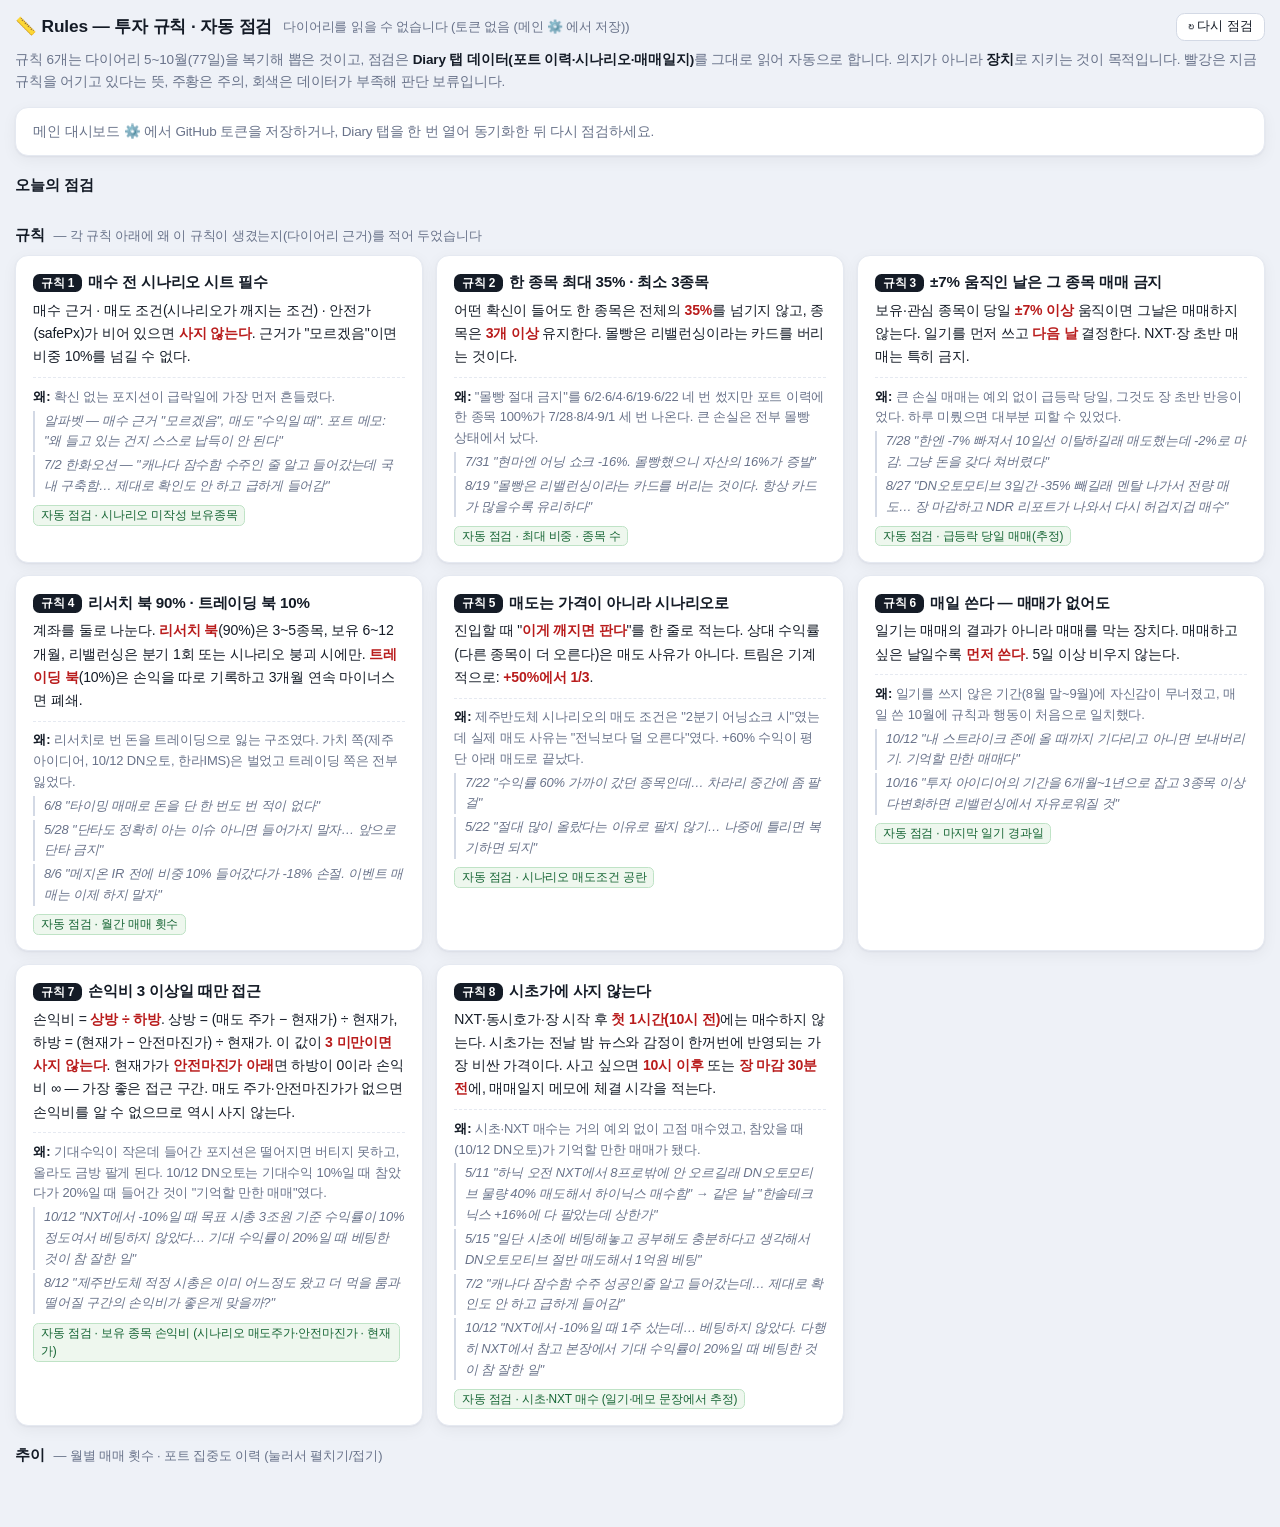
<file: rules/index.html>
<!DOCTYPE html>
<html lang="ko">
<head>
<meta charset="UTF-8">
<meta name="viewport" content="width=device-width, initial-scale=1.0, viewport-fit=cover">
<title>Rules — 투자 규칙 · 자동 점검</title>
<link rel="stylesheet" href="https://whysosary-dot.github.io/stock-valuation/theme.css">
<style>
/* 규칙 탭: 다이어리(invest-private sv/diary.json)를 읽어 규칙 준수 여부를 자동 점검한다. 토큰·데이터는 메인 대시보드와 같은 localStorage 를 쓴다. */
body{padding:12px 14px 40px}
.top{display:flex;align-items:center;gap:10px;flex-wrap:wrap;margin-bottom:8px}
.top h1{font-size:16px;font-weight:800;margin:0}
.top .meta{font-size:12px;color:var(--text-dim)}
.top .rf{margin-left:auto;border:1px solid var(--border-strong);background:var(--panel);border-radius:8px;padding:4px 10px;font-size:12px;cursor:pointer;color:var(--text)}
.intro{font-size:12.5px;color:var(--text-dim);line-height:1.65;margin:0 0 12px}
.intro b{color:var(--text)}
.sec-h{font-size:14px;font-weight:800;margin:16px 0 8px;display:flex;align-items:baseline;gap:8px}
.sec-h .s{font-size:12px;color:var(--text-dim);font-weight:500}
/* 점검 카드 */
.cgrid{display:grid;grid-template-columns:repeat(auto-fill,minmax(250px,1fr));gap:10px}
.ck{background:var(--panel);border:1px solid var(--border);border-radius:12px;padding:12px 14px;box-shadow:var(--shadow);min-width:0;border-left:5px solid var(--border-strong)}
.ck.ok{border-left-color:#16a34a}.ck.warn{border-left-color:#d97706}.ck.bad{border-left-color:#dc2626}.ck.na{border-left-color:var(--border-strong)}
.ck .t{font-size:12px;color:var(--text-dim);font-weight:600;display:flex;gap:6px;align-items:center}
.ck .t .st{margin-left:auto;font-size:11px;font-weight:800;border-radius:6px;padding:1px 7px}
.ck.ok .st{background:#eef7ee;color:#166534}.ck.warn .st{background:#fff7e6;color:#9a5b00}.ck.bad .st{background:#fdeef0;color:#b91c1c}.ck.na .st{background:var(--panel-2);color:var(--text-dim)}
.ck .v{font-size:22px;font-weight:800;margin:4px 0 2px;font-variant-numeric:tabular-nums}
.ck .v small{font-size:12px;font-weight:600;color:var(--text-dim)}
.ck .d{font-size:11.5px;color:var(--text-dim);line-height:1.55}
.ck .d b{color:var(--text)}
.score{display:flex;align-items:center;gap:14px;background:var(--panel);border:1px solid var(--border);border-radius:12px;padding:12px 16px;margin:0 0 12px;box-shadow:var(--shadow);flex-wrap:wrap}
.score .big{font-size:30px;font-weight:900;font-variant-numeric:tabular-nums}
.score .big.g{color:#16a34a}.score .big.y{color:#d97706}.score .big.r{color:#dc2626}
.score .txt{font-size:12.5px;color:var(--text-dim);line-height:1.6}
.score .txt b{color:var(--text)}
/* 규칙 카드 */
.rgrid{display:grid;grid-template-columns:repeat(auto-fill,minmax(330px,1fr));gap:12px}
.rc{background:var(--panel);border:1px solid var(--border);border-radius:12px;padding:14px 16px;box-shadow:var(--shadow);min-width:0}
.rc .no{display:inline-block;background:var(--text);color:#fff;font-weight:800;font-size:11px;border-radius:6px;padding:1px 7px;margin-right:6px;vertical-align:middle}
.rc h3{font-size:14px;margin:0 0 6px;font-weight:800;line-height:1.4}
.rc .rule{font-size:13px;line-height:1.65;margin:0 0 8px}
.rc .rule b{color:#b91c1c}
.rc .why{font-size:12px;color:var(--text-dim);line-height:1.6;border-top:1px dashed var(--border);padding-top:8px;margin-top:6px}
.rc .why b{color:var(--text)}
.rc .why .q{display:block;margin:3px 0 0;padding-left:8px;border-left:2px solid var(--border-strong);font-style:italic}
.rc .chk{font-size:11px;margin-top:8px;color:var(--text-dim)}
.rc .chk span{display:inline-block;border:1px solid var(--border-strong);border-radius:5px;padding:0 6px;margin-right:4px;background:var(--panel-2)}
.rc .chk span.auto{border-color:#bfe3c6;background:#eef7ee;color:#166534}
/* 표 */
table{border-collapse:collapse;font-size:12.5px;font-variant-numeric:tabular-nums;width:100%}
th{text-align:right;font-weight:700;color:var(--text-dim);padding:6px 8px;border-bottom:1px solid var(--border-strong);white-space:nowrap}
td{text-align:right;padding:5px 8px;border-bottom:1px solid var(--border);white-space:nowrap}
th:first-child,td:first-child{text-align:left}
.tbl{background:var(--panel);border:1px solid var(--border);border-radius:12px;padding:6px 8px;box-shadow:var(--shadow);overflow:auto}
.bad-t{color:#dc2626;font-weight:700}.ok-t{color:#16a34a;font-weight:700}
.note{font-size:11.5px;color:var(--text-dim);margin:8px 0 0;line-height:1.6}
.two{display:grid;grid-template-columns:1fr 1fr;gap:12px}
@media(max-width:760px){.two{grid-template-columns:1fr}}
</style>
</head>
<body>
<div class="top">
  <h1>📏 Rules — 투자 규칙 · 자동 점검</h1>
  <span class="meta" id="meta">다이어리 불러오는 중…</span>
  <button class="rf" id="rf">↻ 다시 점검</button>
</div>
<p class="intro">규칙 6개는 다이어리 5~10월(77일)을 복기해 뽑은 것이고, 점검은 <b>Diary 탭 데이터(포트 이력·시나리오·매매일지)</b>를 그대로 읽어 자동으로 합니다. 의지가 아니라 <b>장치</b>로 지키는 것이 목적입니다. 빨강은 지금 규칙을 어기고 있다는 뜻, 주황은 주의, 회색은 데이터가 부족해 판단 보류입니다.</p>

<div class="score" id="score"></div>
<div class="sec-h">오늘의 점검 <span class="s" id="chk-s"></span></div>
<div class="cgrid" id="checks"></div>

<div class="sec-h">규칙 <span class="s">— 각 규칙 아래에 왜 이 규칙이 생겼는지(다이어리 근거)를 적어 두었습니다</span></div>
<div class="rgrid" id="rules"></div>

<details id="trend-fold" class="secfold">
<summary class="sec-h" style="cursor:pointer">추이 <span class="s">— 월별 매매 횟수 · 포트 집중도 이력 (눌러서 펼치기/접기)</span></summary>
<div class="two">
  <div class="tbl" id="t-month"></div>
  <div class="tbl" id="t-pf"></div>
</div>
</details>
<script>(function(){ var d = document.getElementById('trend-fold'); try { if (localStorage.getItem('rules_trend_open') === '1') d.open = true; } catch (_) {} d.addEventListener('toggle', function(){ try { localStorage.setItem('rules_trend_open', d.open ? '1' : '0'); } catch (_) {} }); })();</script>
<p class="note" id="note"></p>

<script>
/* ── 규칙 정의 ── */
const LIMITS = { maxW: 35, minN: 3, tradesMo: 10, bigMove: 7, diaryGap: 5, rr: 3 };
const RULES = [
  { n: 1, h: '매수 전 시나리오 시트 필수', rule: '매수 근거 · 매도 조건(시나리오가 깨지는 조건) · 안전가(safePx)가 비어 있으면 <b>사지 않는다</b>. 근거가 "모르겠음"이면 비중 10%를 넘길 수 없다.',
    why: '확신 없는 포지션이 급락일에 가장 먼저 흔들렸다.', q: ['알파벳 — 매수 근거 "모르겠음", 매도 "수익일 때". 포트 메모: "왜 들고 있는 건지 스스로 납득이 안 된다"', '7/2 한화오션 — "캐나다 잠수함 수주인 줄 알고 들어갔는데 국내 구축함… 제대로 확인도 안 하고 급하게 들어감"'], auto: '시나리오 미작성 보유종목' },
  { n: 2, h: '한 종목 최대 35% · 최소 3종목', rule: '어떤 확신이 들어도 한 종목은 전체의 <b>35%</b>를 넘기지 않고, 종목은 <b>3개 이상</b> 유지한다. 몰빵은 리밸런싱이라는 카드를 버리는 것이다.',
    why: '"몰빵 절대 금지"를 6/2·6/4·6/19·6/22 네 번 썼지만 포트 이력에 한 종목 100%가 7/28·8/4·9/1 세 번 나온다. 큰 손실은 전부 몰빵 상태에서 났다.', q: ['7/31 "현마엔 어닝 쇼크 -16%. 몰빵했으니 자산의 16%가 증발"', '8/19 "몰빵은 리밸런싱이라는 카드를 버리는 것이다. 항상 카드가 많을수록 유리하다"'], auto: '최대 비중 · 종목 수' },
  { n: 3, h: '±7% 움직인 날은 그 종목 매매 금지', rule: '보유·관심 종목이 당일 <b>±7% 이상</b> 움직이면 그날은 매매하지 않는다. 일기를 먼저 쓰고 <b>다음 날</b> 결정한다. NXT·장 초반 매매는 특히 금지.',
    why: '큰 손실 매매는 예외 없이 급등락 당일, 그것도 장 초반 반응이었다. 하루 미뤘으면 대부분 피할 수 있었다.', q: ['7/28 "한엔 -7% 빠져서 10일선 이탈하길래 매도했는데 -2%로 마감. 그냥 돈을 갖다 쳐버렸다"', '8/27 "DN오토모티브 3일간 -35% 빼길래 멘탈 나가서 전량 매도… 장 마감하고 NDR 리포트가 나와서 다시 허겁지겁 매수"'], auto: '급등락 당일 매매(추정)' },
  { n: 4, h: '리서치 북 90% · 트레이딩 북 10%', rule: '계좌를 둘로 나눈다. <b>리서치 북</b>(90%)은 3~5종목, 보유 6~12개월, 리밸런싱은 분기 1회 또는 시나리오 붕괴 시에만. <b>트레이딩 북</b>(10%)은 손익을 따로 기록하고 3개월 연속 마이너스면 폐쇄.',
    why: '리서치로 번 돈을 트레이딩으로 잃는 구조였다. 가치 쪽(제주 아이디어, 10/12 DN오토, 한라IMS)은 벌었고 트레이딩 쪽은 전부 잃었다.', q: ['6/8 "타이밍 매매로 돈을 단 한 번도 번 적이 없다"', '5/28 "단타도 정확히 아는 이슈 아니면 들어가지 말자… 앞으로 단타 금지"', '8/6 "메지온 IR 전에 비중 10% 들어갔다가 -18% 손절. 이벤트 매매는 이제 하지 말자"'], auto: '월간 매매 횟수' },
  { n: 5, h: '매도는 가격이 아니라 시나리오로', rule: '진입할 때 "<b>이게 깨지면 판다</b>"를 한 줄로 적는다. 상대 수익률(다른 종목이 더 오른다)은 매도 사유가 아니다. 트림은 기계적으로: <b>+50%에서 1/3</b>.',
    why: '제주반도체 시나리오의 매도 조건은 "2분기 어닝쇼크 시"였는데 실제 매도 사유는 "전닉보다 덜 오른다"였다. +60% 수익이 평단 아래 매도로 끝났다.', q: ['7/22 "수익률 60% 가까이 갔던 종목인데… 차라리 중간에 좀 팔 걸"', '5/22 "절대 많이 올랐다는 이유로 팔지 않기… 나중에 틀리면 복기하면 되지"'], auto: '시나리오 매도조건 공란' },
  { n: 6, h: '매일 쓴다 — 매매가 없어도', rule: '일기는 매매의 결과가 아니라 매매를 막는 장치다. 매매하고 싶은 날일수록 <b>먼저 쓴다</b>. 5일 이상 비우지 않는다.',
    why: '일기를 쓰지 않은 기간(8월 말~9월)에 자신감이 무너졌고, 매일 쓴 10월에 규칙과 행동이 처음으로 일치했다.', q: ['10/12 "내 스트라이크 존에 올 때까지 기다리고 아니면 보내버리기. 기억할 만한 매매다"', '10/16 "투자 아이디어의 기간을 6개월~1년으로 잡고 3종목 이상 다변화하면 리밸런싱에서 자유로워질 것"'], auto: '마지막 일기 경과일' },
  { n: 7, h: '손익비 3 이상일 때만 접근', rule: '손익비 = <b>상방 ÷ 하방</b>. 상방 = (매도 주가 − 현재가) ÷ 현재가, 하방 = (현재가 − 안전마진가) ÷ 현재가. 이 값이 <b>3 미만이면 사지 않는다</b>. 현재가가 <b>안전마진가 아래</b>면 하방이 0이라 손익비 ∞ — 가장 좋은 접근 구간. 매도 주가·안전마진가가 없으면 손익비를 알 수 없으므로 역시 사지 않는다.',
    why: '기대수익이 작은데 들어간 포지션은 떨어지면 버티지 못하고, 올라도 금방 팔게 된다. 10/12 DN오토는 기대수익 10%일 때 참았다가 20%일 때 들어간 것이 "기억할 만한 매매"였다.', q: ['10/12 "NXT에서 -10%일 때 목표 시총 3조원 기준 수익률이 10% 정도여서 베팅하지 않았다… 기대 수익률이 20%일 때 베팅한 것이 참 잘한 일"', '8/12 "제주반도체 적정 시총은 이미 어느정도 왔고 더 먹을 룸과 떨어질 구간의 손익비가 좋은게 맞을까?"'], auto: '보유 종목 손익비 (시나리오 매도주가·안전마진가 · 현재가)' },
  { n: 8, h: '시초가에 사지 않는다', rule: 'NXT·동시호가·장 시작 후 <b>첫 1시간(10시 전)</b>에는 매수하지 않는다. 시초가는 전날 밤 뉴스와 감정이 한꺼번에 반영되는 가장 비싼 가격이다. 사고 싶으면 <b>10시 이후</b> 또는 <b>장 마감 30분 전</b>에, 매매일지 메모에 체결 시각을 적는다.',
    why: '시초·NXT 매수는 거의 예외 없이 고점 매수였고, 참았을 때(10/12 DN오토)가 기억할 만한 매매가 됐다.', q: ['5/11 "하닉 오전 NXT에서 8프로밖에 안 오르길래 DN오토모티브 물량 40% 매도해서 하이닉스 매수함" → 같은 날 "한솔테크닉스 +16%에 다 팔았는데 상한가"', '5/15 "일단 시초에 베팅해놓고 공부해도 충분하다고 생각해서 DN오토모티브 절반 매도해서 1억원 베팅"', '7/2 "캐나다 잠수함 수주 성공인줄 알고 들어갔는데… 제대로 확인도 안 하고 급하게 들어감"', '10/12 "NXT에서 -10%일 때 1주 샀는데… 베팅하지 않았다. 다행히 NXT에서 참고 본장에서 기대 수익률이 20%일 때 베팅한 것이 참 잘한 일"'], auto: '시초·NXT 매수 (일기·메모 문장에서 추정)' },
];

/* ── 데이터 로드: localStorage(메인 대시보드 동기화 사본) → GitHub(invest-private) ── */
const $ = s => document.querySelector(s);
const esc = s => String(s == null ? '' : s).replace(/[&<>"]/g, c => ({ '&': '&amp;', '<': '&lt;', '>': '&gt;', '"': '&quot;' }[c]));
const strip = h => String(h == null ? '' : h).replace(/<br\s*\/?>|<\/p>|<\/div>/gi, '\n').replace(/<[^>]+>/g, '').replace(/&nbsp;/g, ' ').replace(/&amp;/g, '&').replace(/&lt;/g, '<').replace(/&gt;/g, '>');
function lsDiary() { try { return JSON.parse(localStorage.getItem('sv_diary_v1') || 'null'); } catch (_) { return null; } }
async function ghDiary() {
  const pat = (localStorage.getItem('sv_github_pat') || '').trim(); if (!pat) return { err: '토큰 없음 (메인 ⚙️ 에서 저장)' };
  const r = await fetch(`https://api.github.com/repos/whysosary-dot/invest-private/contents/sv/diary.json?ref=main&t=${Date.now()}`, { cache: 'no-store', headers: { Accept: 'application/vnd.github.raw+json', Authorization: `token ${pat}` } });
  if (!r.ok) return { err: `GitHub ${r.status}` };
  return { data: await r.json() };
}
/* Stock Valuation 의 현재가 (invest-private sv/stocks.json) — 손익비 계산용. 못 읽으면 시나리오의 평단(avgPx)으로 대체 */
let STOCKS = null;
async function ghStocks() {
  try {
    const pat = (localStorage.getItem('sv_github_pat') || '').trim(); if (!pat) return;
    const r = await fetch(`https://api.github.com/repos/whysosary-dot/invest-private/contents/sv/stocks.json?ref=main&t=${Math.floor(Date.now() / 600000)}`, { headers: { Accept: 'application/vnd.github.raw+json', Authorization: `token ${pat}` } });
    if (r.ok) STOCKS = (await r.json()).stocks || null;
  } catch (_) {}
}
function findStock(name) {  // 대시보드 scFindStock 과 같은 규칙
  if (!STOCKS) return null; const norm = x => String(x || '').toLowerCase().replace(/\s+/g, ''); const n = norm(name); if (!n) return null;
  let hit = STOCKS.find(x => norm(x.name) === n);
  if (!hit) { const c = STOCKS.filter(x => norm(x.name).includes(n) || n.includes(norm(x.name))); if (c.length === 1) hit = c[0]; }
  return hit || null;
}

/* ── 분석 ── */
const KST = () => new Date(Date.now() + 9 * 3600e3);
const ymd = d => d.toISOString().slice(0, 10);
function analyze(d) {
  const out = {};
  // 포트 이력(최신)
  const hist = (d.pfHist || []).slice().sort((a, b) => a.d < b.d ? -1 : 1);
  out.hist = hist.map(h => { const tot = h.items.reduce((s, i) => s + (+i.amt || 0), 0); const st = h.items.filter(i => i.name !== '현금' && +i.amt > 0); const mx = st.reduce((m, i) => Math.max(m, +i.amt), 0); const top = st.find(i => +i.amt === mx); return { d: h.d, n: st.length, maxW: tot ? mx / tot * 100 : 0, top: top ? top.name : '', tot, cash: tot ? (h.items.find(i => i.name === '현금') || { amt: 0 }).amt / tot * 100 : 0 }; });
  out.last = out.hist[out.hist.length - 1] || null;
  // 🎯 매수 목표 포트폴리오 — 각 종목의 '실제' 비중 = 진입(entryAct)+핵심(coreAct)+추가(alphaAct). 대시보드 목표 카드와 같은 계산
  const tg = (Array.isArray(d.pfTarget) ? d.pfTarget : []).map(it => ({ name: it.name || '(이름 없음)', pct: +it.pct || 0, act: (+it.entryAct || 0) + (+it.coreAct || 0) + (+it.alphaAct || 0) })).filter(x => x.act > 0);
  if (tg.length) { tg.sort((x, y) => y.act - x.act); const sum = tg.reduce((s, x) => s + x.act, 0); out.tgt = { rows: tg, n: tg.length, maxW: tg[0].act, top: tg[0].name, topPct: tg[0].pct, cash: Math.max(0, 100 - sum) }; }
  else out.tgt = null;
  // 손익비 (시나리오 전 종목 = 보유 + 관심): 상방 = (매도주가−현재가)/현재가, 하방 = (현재가−안전마진가)/현재가.
  // 현재가가 안전마진가 이하면 하방 0 → 손익비 ∞ (가장 좋은 접근 구간). 현재가는 Stock Valuation 우선, 없으면 평단
  out.rr = (d.scenario || []).filter(x => x && !x.archived && x.name !== '현금' && (+x.sellPx > 0 || +x.safePx > 0 || x.held)).map(x => {
    const stk = findStock(x.name); const px = stk && +stk.price_native > 0 ? +stk.price_native : (+x.avgPx > 0 ? +x.avgPx : 0);
    const sellPx = +x.sellPx || 0, safePx = +x.safePx || 0;
    const r = { name: x.name, held: !!x.held, px, pxSrc: stk && +stk.price_native > 0 ? '현재가' : (+x.avgPx > 0 ? '평단' : null), sellPx, safePx, up: null, dn: null, rr: null, state: 'miss' };
    if (sellPx > 0 && safePx > 0 && !(px > 0)) r.state = 'nopx';
    if (px > 0 && sellPx > 0 && safePx > 0) {
      r.up = (sellPx - px) / px * 100; r.dn = Math.max(0, (px - safePx) / px * 100);
      if (px <= safePx) { r.rr = Infinity; r.state = r.up > 0 ? 'best' : 'none'; }
      else { r.rr = r.up / r.dn; r.state = r.up <= 0 ? 'none' : r.rr >= LIMITS.rr ? 'go' : 'no'; }
    }
    return r;
  });
  // Stock Valuation 커버리지 종목 (시나리오에 없는 것) — 목표시총·안전시총으로 같은 손익비. 종목 선정용 참고, 점수에는 미반영
  const scNames = new Set((d.scenario || []).filter(x => x && !x.archived).map(x => { const k = findStock(x.name); return k ? k.name : null; }).filter(Boolean));
  out.rrSv = (STOCKS || []).filter(k => !scNames.has(k.name) && +k.target_cap_oku > 0 && +k.safety_cap_oku > 0 && +k.market_cap_oku > 0).map(k => {
    const mc = +k.market_cap_oku, tg = +k.target_cap_oku, sf = +k.safety_cap_oku;
    const r = { name: k.name, sv: true, held: false, px: +k.price_native || 0, pxSrc: '시총', sellPx: tg, safePx: sf, up: (tg / mc - 1) * 100, dn: Math.max(0, (1 - sf / mc) * 100), rr: null, state: 'miss' };
    if (mc <= sf) { r.rr = Infinity; r.state = r.up > 0 ? 'best' : 'none'; }
    else { r.rr = r.up / r.dn; r.state = r.up <= 0 ? 'none' : r.rr >= LIMITS.rr ? 'go' : 'no'; }
    return r;
  });
  // 시나리오(보유)
  const sc = (d.scenario || []).filter(s => !s.archived && s.held && s.name !== '현금');
  out.held = sc.map(s => { const buy = strip(s.buy).trim(), sell = strip(s.sell).trim(); // 비어 있거나, 짧은 자리표시 문구("모르겠음." "수익일 때." 등)뿐이면 미작성. 20자 이상 쓴 근거는 어떤 말로 시작하든 작성으로 인정
    const vague = t => { t = (t || '').replace(/\s+/g, ' ').trim(); if (!t) return true; if (t.length >= 20) return false; return /^(모르겠|수익일 때|수익 나면|-+$)/.test(t) || t.length < 6; };
    // 매도 조건은 문장 또는 매도 주가 중 하나만 있어도 작성으로 인정
    return { name: s.name, buyOk: !vague(buy), sellOk: !vague(sell) || !!s.sellPx, safeOk: !!s.safePx, amt: +s.amt || 0 }; });
  out.heldBad = out.held.filter(h => !(h.buyOk && h.sellOk && h.safeOk));
  // 매매 (trades + trades_backup + 일기 본문 '매도/매수 N주' 줄)
  const trades = {};
  const add = (day, t) => { (trades[day] = trades[day] || []).push(t); };
  for (const src of [d.trades, d.trades_backup]) if (src && typeof src === 'object') for (const day in src) (src[day] || []).forEach(t => add(day, { type: t.type, name: (t.name || '').trim(), memo: strip(t.memo || '') }));
  for (const day in (d.daily || {})) {
    if (trades[day]) continue; // 이미 구조화된 매매가 있으면 본문 파싱 생략(중복 방지)
    const txt = strip(d.daily[day]);
    const re = /(?:^|\n)\s*(매도|매수)\s+(\S+)\s+([\d,]+)주/g; let m;
    while ((m = re.exec(txt))) add(day, { type: m[1], name: m[2], memo: '' });
  }
  // 💼 포트 비중 스냅샷(커밋 때 자동 기록) 사이의 변화로 매매 추정: 종목 편입·편출, 수량 변화 = 매매 1건 (같은 날 같은 종목의 매매일지가 있으면 중복 집계 안 함)
  let pfInferred = 0;
  for (let i = 1; i < hist.length; i++) {
    const prev = {}, cur = {};
    (hist[i - 1].items || []).forEach(x => { if (x.name && x.name !== '현금') prev[x.name] = +x.qty || 0; });
    (hist[i].items || []).forEach(x => { if (x.name && x.name !== '현금') cur[x.name] = +x.qty || 0; });
    const day = hist[i].d; const ev = [];
    for (const n in cur) { if (!(n in prev)) ev.push({ type: '편입', name: n }); else if (prev[n] > 0 && cur[n] > 0 && prev[n] !== cur[n]) ev.push({ type: cur[n] > prev[n] ? '매수' : '매도', name: n }); }
    for (const n in prev) if (!(n in cur)) ev.push({ type: '편출', name: n });
    ev.forEach(e => { if ((trades[day] || []).some(t => t.name && (t.name.includes(e.name) || e.name.includes(t.name)))) return; add(day, { ...e, memo: '포트 비중 변화에서 추정', src: 'pf' }); pfInferred++; });
  }
  out.pfInferred = pfInferred;
  // 시초가 매수 추정: 매수 기록이 있는 날, 그 종목이 언급된 일기·메모 문장에 '시초/시가/NXT/장 시작/개장/장초/9시/동시호가'가 함께 있으면 시초 매수로 본다 (체결 시각이 없어 추정)
  const OPEN_RE = /시초|시가에|NXT|장\s*시작|개장|장\s*초|9시|동시호가|프리마켓|장전/;
  out.openBuys = [];
  for (const day in trades) {
    const txt = strip(d.daily && d.daily[day] || '');
    trades[day].forEach(t => {
      if (t.type !== '매수' && t.type !== '편입') return;
      const nm = (t.name || '').replace(/\s/g, '').slice(0, 3); if (!nm) return;
      const sents = (txt + ' ' + (t.memo || '')).split(/[.!?\n]/).filter(x => x.includes(nm));
      if (sents.some(x => OPEN_RE.test(x))) out.openBuys.push({ d: day, name: t.name });
    });
  }
  out.trades = trades;
  const byMo = {}; for (const day in trades) byMo[day.slice(0, 7)] = (byMo[day.slice(0, 7)] || 0) + trades[day].length;
  out.byMo = byMo;
  const mo = ymd(KST()).slice(0, 7); out.thisMo = byMo[mo] || 0; out.mo = mo;
  // 급등락 당일 매매(추정): 같은 날 일기·메모에 그 종목명과 ±7% 이상 숫자가 함께 등장
  out.bigDay = [];
  for (const day in trades) {
    const txt = strip(d.daily && d.daily[day] || '') + ' ' + trades[day].map(t => t.memo).join(' ');
    const pcts = (txt.match(/[-+]?\s?\d{1,2}(?:\.\d)?\s?%/g) || []).map(x => Math.abs(parseFloat(x.replace(/\s|%/g, ''))));
    if (pcts.some(p => p >= LIMITS.bigMove)) trades[day].forEach(t => { if (t.name && txt.includes(t.name.replace(/\s/g, '').slice(0, 3))) out.bigDay.push({ d: day, ...t }); });
  }
  // 일기 공백
  const days = Object.keys(d.daily || {}).sort(); out.lastDiary = days[days.length - 1] || null;
  out.diaryGap = out.lastDiary ? Math.floor((KST() - new Date(out.lastDiary + 'T00:00:00Z')) / 864e5) : null;
  out.diaryDays = days.length;
  // 몰빵 이력
  out.mollbbang = out.hist.filter(h => h.maxW > 50);
  return out;
}

/* ── 렌더 ── */
function card(cls, t, v, d, st) { return `<div class="ck ${cls}"><div class="t">${t}<span class="st">${st || { ok: '준수', warn: '주의', bad: '위반', na: '보류' }[cls]}</span></div><div class="v">${v}</div><div class="d">${d}</div></div>`; }
function render(d, srcLabel) {
  const a = analyze(d); const C = []; let ok = 0, tot = 0;
  const tally = cls => { if (cls !== 'na') { tot++; if (cls === 'ok') ok++; } return cls; };
  // 1 최대 비중 — 🎯 매수 목표 포트폴리오의 '실제' 칸(진입+핵심+추가 실제 비중) 기준. 실제 칸이 비어 있으면 포트 이력으로 대체
  if (a.tgt) { const t = a.tgt; const c = tally(t.maxW > LIMITS.maxW ? (t.maxW > 50 ? 'bad' : 'warn') : 'ok');
    C.push(card(c, '규칙 2 · 한 종목 최대 비중 (목표 포트 실제)', `${t.maxW.toFixed(1)}% <small>/ 상한 ${LIMITS.maxW}%</small>`, `${esc(t.top)} · 목표 ${t.topPct.toFixed(0)}% → 실제 ${t.maxW.toFixed(1)}%<br>${t.rows.map(r => `${esc(r.name)} ${r.act.toFixed(1)}%`).join(' · ')}${t.cash > 0.5 ? ` · 현금 ${t.cash.toFixed(1)}%` : ''}`)); }
  else if (a.last) { const c = tally(a.last.maxW > LIMITS.maxW ? (a.last.maxW > 50 ? 'bad' : 'warn') : 'ok'); C.push(card(c, '규칙 2 · 한 종목 최대 비중', `${a.last.maxW.toFixed(0)}% <small>/ 상한 ${LIMITS.maxW}%</small>`, `${esc(a.last.top)} · 포트 이력 ${a.last.d} 기준 (목표 포트의 실제 칸이 비어 있어 대체)${a.last.cash > 0.5 ? ` · 현금 ${a.last.cash.toFixed(0)}%` : ''}`)); }
  else C.push(card(tally('na'), '규칙 2 · 한 종목 최대 비중', '—', '목표 포트의 실제 비중도, 포트 이력도 없습니다'));
  // 2 종목 수
  { const n = a.tgt ? a.tgt.n : a.last ? a.last.n : null;
    if (n != null) { const c = tally(n < LIMITS.minN ? (n <= 1 ? 'bad' : 'warn') : 'ok'); C.push(card(c, '규칙 2 · 종목 수', `${n}종목 <small>/ 최소 ${LIMITS.minN}</small>`, `${a.tgt ? '목표 포트에서 실제 비중이 입력된 종목' : '포트 이력 기준'} · 몰빵(50%↑) 이력 <b>${a.mollbbang.length}회</b>${a.mollbbang.length ? ' · 마지막 ' + a.mollbbang[a.mollbbang.length - 1].d : ''}`)); } }
  // 3 시나리오 미작성
  { const c = tally(a.held.length === 0 ? 'na' : a.heldBad.length ? (a.heldBad.length >= 2 ? 'bad' : 'warn') : 'ok');
    C.push(card(c, '규칙 1·5 · 시나리오 미작성 보유종목', `${a.heldBad.length}<small> / 보유 ${a.held.length}</small>`, a.heldBad.length ? a.heldBad.map(h => `<b>${esc(h.name)}</b> — ${[!h.buyOk && '매수근거', !h.sellOk && '매도조건', !h.safeOk && '안전가'].filter(Boolean).join('·')} 비어 있음`).join('<br>') : '보유 종목 모두 매수근거·매도조건·안전가 작성됨')); }
  // 4 월간 매매
  { const c = tally(a.thisMo > LIMITS.tradesMo ? 'bad' : a.thisMo > LIMITS.tradesMo / 2 ? 'warn' : 'ok');
    const prev = Object.keys(a.byMo).sort().slice(-3).map(k => `${k.slice(5)}월 ${a.byMo[k]}`).join(' · ');
    C.push(card(c, '규칙 4 · 이달 매매 횟수', `${a.thisMo}건 <small>/ 상한 ${LIMITS.tradesMo}</small>`, `최근: ${prev || '—'}<br>매매일지 + 일기 본문 "매도/매수 N주" + 💼 포트 비중 변화(편입·편출·수량 변경, 누적 ${a.pfInferred}건) 합산`)); }
  // 5 급등락 당일 매매
  { const recent = a.bigDay.filter(x => x.d >= ymd(new Date(KST() - 30 * 864e5)));
    const c = tally(recent.length ? 'bad' : a.bigDay.length ? 'ok' : 'na');
    C.push(card(c, '규칙 3 · 급등락(±7%) 당일 매매', `${recent.length}건 <small>최근 30일</small>`, `누적 ${a.bigDay.length}건 (추정: 같은 날 일기에 그 종목과 ±7% 이상 숫자가 함께 등장)${recent.length ? '<br>' + recent.slice(0, 3).map(x => `${x.d} ${x.type} ${esc(x.name)}`).join('<br>') : ''}`, recent.length ? '위반' : a.bigDay.length ? '준수' : '보류')); }
  // 6 일기 공백
  { const c = tally(a.diaryGap == null ? 'na' : a.diaryGap > LIMITS.diaryGap ? 'bad' : a.diaryGap >= 3 ? 'warn' : 'ok');
    C.push(card(c, '규칙 6 · 마지막 일기', a.diaryGap == null ? '—' : `${a.diaryGap}일 전 <small>/ 상한 ${LIMITS.diaryGap}일</small>`, `${a.lastDiary || ''} · 누적 ${a.diaryDays}일`)); }
  // 8 시초가 매수 (추정)
  { const recent = a.openBuys.filter(x => x.d >= ymd(new Date(KST() - 30 * 864e5)));
    const c = tally(recent.length ? (recent.length >= 2 ? 'bad' : 'warn') : a.openBuys.length ? 'ok' : 'na');
    C.push(card(c, '규칙 8 · 시초·NXT 매수 (추정)', `${recent.length}건 <small>최근 30일</small>`, `누적 ${a.openBuys.length}건 (추정: 매수한 날 일기·메모에서 그 종목과 '시초·NXT·장 시작·9시' 같은 말이 함께 나온 경우)${recent.length ? '<br>' + recent.slice(0, 3).map(x => `${x.d} ${esc(x.name)}`).join('<br>') : ''}<br>매매일지 메모에 체결 시각(예: 10:40)을 적으면 더 정확해집니다`, recent.length ? '위반' : a.openBuys.length ? '준수' : '보류')); }
  // (규칙 7 손익비 접근 신호 카드는 2026-11-25 삭제 — 손익비는 포트폴리오 시나리오 목록에서 확인)
  $('#checks').innerHTML = C.join('');
  document.querySelectorAll('details.rrfold').forEach(el => el.addEventListener('toggle', () => { try { localStorage.setItem(el.dataset.k, el.open ? '1' : '0'); } catch (_) {} }));
  const pct = tot ? Math.round(ok / tot * 100) : 0; const g = pct >= 80 ? 'g' : pct >= 50 ? 'y' : 'r';
  $('#score').innerHTML = `<div class="big ${g}">${ok}/${tot}</div><div class="txt"><b>자동 점검 ${tot}항목 중 ${ok}개 준수</b> (${pct}%)<br>데이터: ${srcLabel} · 포트 이력 ${a.last ? a.last.d : '—'} · 일기 ${a.diaryDays}일 · 매매 ${Object.values(a.byMo).reduce((s, x) => s + x, 0)}건</div>`;
  $('#chk-s').textContent = `${ymd(KST())} 기준`;
  // 추이 표
  const mos = Object.keys(a.byMo).sort();
  $('#t-month').innerHTML = `<table><thead><tr><th>월</th><th>매매 횟수</th><th>판정</th></tr></thead><tbody>${mos.map(m => `<tr><td>${m}</td><td>${a.byMo[m]}</td><td class="${a.byMo[m] > LIMITS.tradesMo ? 'bad-t' : 'ok-t'}">${a.byMo[m] > LIMITS.tradesMo ? '과다' : '양호'}</td></tr>`).join('') || '<tr><td colspan=3>매매 기록 없음</td></tr>'}</tbody></table>`;
  $('#t-pf').innerHTML = `<table><thead><tr><th>포트 이력</th><th>종목</th><th>최대 비중</th><th>1위 종목</th><th>총액(억)</th></tr></thead><tbody>${a.hist.slice().reverse().map(h => `<tr><td>${h.d}</td><td class="${h.n < LIMITS.minN ? 'bad-t' : ''}">${h.n}</td><td class="${h.maxW > LIMITS.maxW ? 'bad-t' : 'ok-t'}">${h.maxW.toFixed(0)}%</td><td style="text-align:left">${esc(h.top)}</td><td>${(h.tot / 1e8).toFixed(2)}</td></tr>`).join('') || '<tr><td colspan=5>포트 이력 없음</td></tr>'}</tbody></table>`;
  $('#note').textContent = '판정 기준: 시초·NXT 매수(일기 문장 추정, 최근 30일 1건 주의·2건 위반) · 최대 비중 35%(50% 초과 시 위반, 🎯 목표 포트의 실제 칸 기준 — 비어 있으면 포트 이력) · 최소 3종목 · 이달 매매 10건 · ±7% 당일 매매(추정) · 일기 5일 공백. 매매는 매매일지·일기 본문·포트 비중 스냅샷 변화(커밋 때 자동 기록)에서 모읍니다. 기준값은 rules/index.html 상단 LIMITS 에서 바꿀 수 있습니다. 급등락 당일 매매는 가격 데이터가 아니라 일기 문장에서 추정하므로 참고용입니다.';
}
function renderRules() {
  $('#rules').innerHTML = RULES.map(r => `<div class="rc"><h3><span class="no">규칙 ${r.n}</span>${esc(r.h)}</h3><p class="rule">${r.rule}</p>
    <div class="why"><b>왜:</b> ${esc(r.why)}${(r.q || []).map(q => `<span class="q">${esc(q)}</span>`).join('')}</div>
    <div class="chk">${r.auto ? `<span class="auto">자동 점검 · ${esc(r.auto)}</span>` : ''}</div></div>`).join('');
}
async function main() {
  renderRules();
  await ghStocks();
  const ls = lsDiary();
  if (ls && (ls.pfHist || ls.scenario)) { render(ls, '이 기기의 Diary 사본'); $('#meta').textContent = 'GitHub 최신본 확인 중…'; }
  const g = await ghDiary();
  if (g.data) { render(g.data, 'GitHub invest-private (최신)'); $('#meta').textContent = 'GitHub 최신 다이어리 기준'; }
  else if (ls) $('#meta').textContent = `GitHub 미연결 (${g.err}) — 이 기기 사본으로 점검`;
  else { $('#meta').textContent = `다이어리를 읽을 수 없습니다 (${g.err})`; $('#score').innerHTML = '<div class="txt">메인 대시보드 ⚙️ 에서 GitHub 토큰을 저장하거나, Diary 탭을 한 번 열어 동기화한 뒤 다시 점검하세요.</div>'; }
}
$('#rf').onclick = main;
main();
</script>
</body>
</html>
</file>
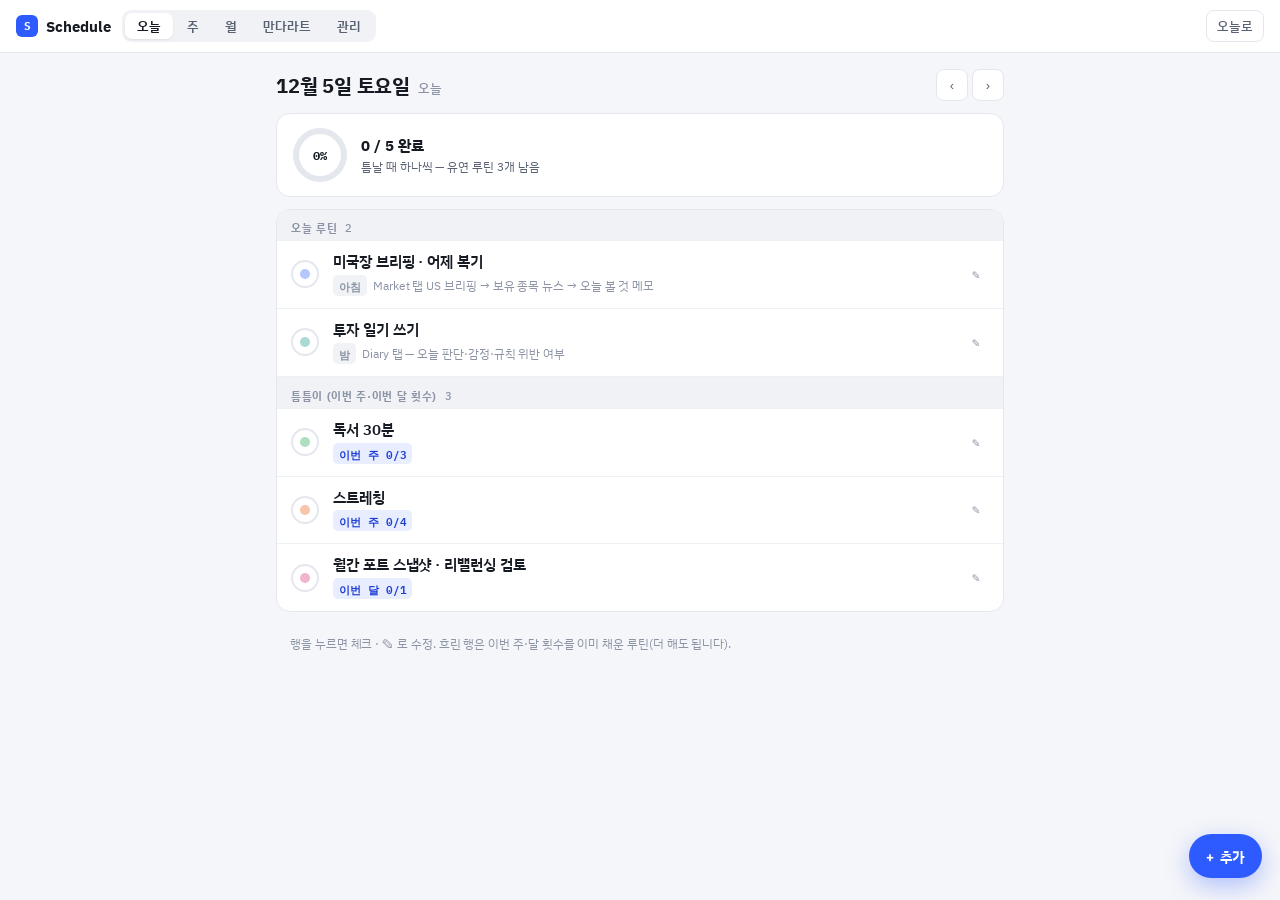
<file: schedule/index.html>
<!doctype html>
<html lang="ko">
<head>
<meta charset="utf-8">
<meta name="viewport" content="width=device-width, initial-scale=1, viewport-fit=cover">
<title>Schedule</title>
<link rel="preconnect" href="https://fonts.googleapis.com">
<link href="https://fonts.googleapis.com/css2?family=IBM+Plex+Sans+KR:wght@400;500;600;700&family=IBM+Plex+Mono:wght@400;500&display=swap" rel="stylesheet">
<style>
/* ── Schedule (2026-11-10 체크리스트 재설계) — 시간표가 아니라 '틈틈이 해치우는' 체크리스트
   오늘(체크리스트) · 주(루틴 × 7일 점 표) · 월(달성률 달력) · 관리(루틴 목록)
   데이터: invest-private sv/schedule.json · 로컬 sv_schedule_v1 · 저장은 대시보드 ☁️ 커밋 & 푸시
   호환: 기존 items(kind/days/doms/date/start/end/color/note) 그대로 사용. 추가 필드 slot(아침/낮/저녁/밤/any), times(유연 루틴 주·월 n회) ── */
:root{
  --bg:#f5f6f9; --surface:#ffffff; --surface-2:#f0f2f6; --line:#e4e7ee; --line-2:#eef0f5;
  --fg:#161a22; --fg-2:#596273; --fg-3:#8b93a4;
  --accent:#2e5bff; --accent-soft:#e8edff; --accent-ink:#1d3fd6;
  --ok:#16a34a; --ok-soft:#e6f6ea; --warn:#b45309; --warn-soft:#fff4e0;
  --font:"IBM Plex Sans KR",-apple-system,BlinkMacSystemFont,"Apple SD Gothic Neo","Segoe UI",sans-serif;
  --mono:"IBM Plex Mono",ui-monospace,SFMono-Regular,Menlo,monospace;
  color-scheme:light;
}
@media (prefers-color-scheme:dark){ :root:not([data-theme="light"]){ --bg:#0f1217; --surface:#161a21; --surface-2:#1c212a; --line:#262c37; --line-2:#20252e; --fg:#e8ebf1; --fg-2:#a4abba; --fg-3:#6f7788; --accent:#6b8cff; --accent-soft:#1d2744; --accent-ink:#9db0ff; --ok-soft:#153324; --warn-soft:#3a2a10; color-scheme:dark } }
:root[data-theme="dark"]{ --bg:#0f1217; --surface:#161a21; --surface-2:#1c212a; --line:#262c37; --line-2:#20252e; --fg:#e8ebf1; --fg-2:#a4abba; --fg-3:#6f7788; --accent:#6b8cff; --accent-soft:#1d2744; --accent-ink:#9db0ff; --ok-soft:#153324; --warn-soft:#3a2a10; color-scheme:dark }
*{ box-sizing:border-box }
html,body{ height:100%; margin:0 }
body{ font-family:var(--font); font-size:14px; color:var(--fg); background:var(--bg); -webkit-font-smoothing:antialiased; letter-spacing:-.005em }
button,input,select,textarea{ font:inherit; color:inherit }
button{ cursor:pointer }
.app{ min-height:100%; display:flex; flex-direction:column }
/* 상단 바 */
.top{ position:sticky; top:0; z-index:20; display:flex; align-items:center; gap:8px; padding:10px 16px; border-bottom:1px solid var(--line); background:var(--surface) }
.top .brand{ font-weight:700; font-size:15px; display:flex; align-items:center; gap:8px; margin-right:4px }
.top .brand i{ width:22px; height:22px; border-radius:6px; background:var(--accent); color:#fff; display:grid; place-items:center; font-style:normal; font-size:11px; font-weight:700; font-family:var(--mono) }
.ib{ height:32px; min-width:32px; padding:0 10px; border:1px solid var(--line); border-radius:8px; background:var(--surface); color:var(--fg-2); display:inline-flex; align-items:center; justify-content:center; gap:6px; font-weight:500; font-size:13px; white-space:nowrap }
.ib:hover{ background:var(--surface-2); color:var(--fg) }
.ib.pri{ background:var(--accent); border-color:var(--accent); color:#fff; font-weight:600 }
.ib.pri:hover{ background:var(--accent-ink) }
.seg{ display:inline-flex; background:var(--surface-2); border-radius:9px; padding:3px; gap:2px }
.seg button{ border:none; background:none; padding:0 12px; height:26px; border-radius:7px; font-size:12.5px; font-weight:600; color:var(--fg-2) }
.seg button.on{ background:var(--surface); color:var(--fg); box-shadow:0 1px 2px rgba(0,0,0,.08) }
.sp{ flex:1 }
.badge{ font-size:11px; font-weight:600; color:var(--warn); background:var(--warn-soft); border:1px solid #fcd9a6; border-radius:999px; padding:3px 9px; display:none }
.badge.on{ display:inline-block }
/* 본문 */
.main{ flex:1; width:100%; max-width:760px; margin:0 auto; padding:14px 16px 90px }
.dateh{ display:flex; align-items:center; gap:8px; margin:2px 0 12px }
.dateh .ttl{ font-size:20px; font-weight:700; letter-spacing:-.01em }
.dateh .ttl small{ font-size:12.5px; color:var(--fg-3); font-weight:500; margin-left:8px }
.dateh .nav{ margin-left:auto; display:flex; gap:4px }
.card{ background:var(--surface); border:1px solid var(--line); border-radius:14px; overflow:hidden; margin-bottom:12px }
/* 진행 */
.prog{ display:flex; align-items:center; gap:14px; padding:14px 16px }
.prog .ring{ width:54px; height:54px; border-radius:50%; background:conic-gradient(var(--ok) var(--p,0%), var(--line) 0); display:grid; place-items:center; flex:none; transition:background .3s }
.prog .ring i{ width:42px; height:42px; border-radius:50%; background:var(--surface); display:grid; place-items:center; font-style:normal; font-size:12px; font-weight:700; font-family:var(--mono) }
.prog b{ display:block; font-size:15px; font-weight:700 }
.prog span{ font-size:12px; color:var(--fg-2); display:block; margin-top:2px }
.prog .all{ margin-left:auto; text-align:right; font-size:12px; color:var(--fg-3) }
/* 체크리스트 */
.sec{ padding:10px 14px 4px; font-size:11px; font-weight:700; color:var(--fg-3); letter-spacing:.06em; text-transform:uppercase; display:flex; align-items:center; gap:8px; background:var(--surface-2); border-top:1px solid var(--line-2); border-bottom:1px solid var(--line-2) }
.sec:first-child{ border-top:none }
.sec .cnt{ font-family:var(--mono); font-weight:500; color:var(--fg-3) }
.row{ display:grid; grid-template-columns:30px 1fr auto; gap:12px; align-items:center; padding:12px 14px; border-bottom:1px solid var(--line-2); cursor:pointer; -webkit-tap-highlight-color:transparent; transition:background .12s }
.row:last-child{ border-bottom:none }
.row:hover{ background:var(--surface-2) }
.row .ck{ width:28px; height:28px; border-radius:50%; border:2px solid var(--line); display:grid; place-items:center; font-size:14px; color:#fff; background:var(--surface); transition:all .15s }
.row .ck::after{ content:""; width:10px; height:10px; border-radius:50%; background:var(--c,var(--accent)); opacity:.35 }
.row.done .ck{ background:var(--ok); border-color:var(--ok) } .row.done .ck::after{ display:none }
.row.done .ck::before{ content:"✓"; font-weight:700 }
.row .nm{ min-width:0 }
.row .ti{ font-weight:600; font-size:14.5px; line-height:1.3; word-break:keep-all }
.row.done .ti{ text-decoration:line-through; color:var(--fg-3); font-weight:500 }
.row .sub{ font-size:12px; color:var(--fg-2); margin-top:3px; display:flex; gap:6px; flex-wrap:wrap; align-items:center }
.row .sub .tag{ font-size:10.5px; font-weight:600; color:var(--fg-3); background:var(--surface-2); border-radius:5px; padding:1px 6px; font-family:var(--mono) }
.row .sub .tag.q{ color:var(--accent-ink); background:var(--accent-soft) }
.row .sub .tag.late{ color:var(--warn); background:var(--warn-soft) }
.row .sub .note{ color:var(--fg-3); overflow:hidden; text-overflow:ellipsis; white-space:nowrap; max-width:100% }
.row .r{ display:flex; align-items:center; gap:6px; font-size:11.5px; color:var(--fg-3); font-family:var(--mono); white-space:nowrap }
.row .r .st{ color:var(--warn); font-weight:700 }
.row .r .ed{ border:none; background:none; color:var(--fg-3); width:26px; height:26px; border-radius:6px; font-size:13px; display:grid; place-items:center }
.row .r .ed:hover{ background:var(--line) }
.row.ghost{ opacity:.55 }
.empty{ padding:34px 16px; text-align:center; color:var(--fg-3); font-size:13px; line-height:1.7 }
.empty b{ color:var(--fg-2) }
/* 주간 점 표 */
.wk{ overflow:auto }
.wk table{ width:100%; border-collapse:collapse; font-size:13px }
.wk th{ font-size:11px; font-weight:600; color:var(--fg-3); padding:10px 4px 8px; text-align:center; border-bottom:1px solid var(--line); background:var(--surface) }
.wk th:first-child{ text-align:left; padding-left:14px; width:40% }
.wk th .n{ display:block; font-size:15px; color:var(--fg); font-weight:600; margin-top:1px; width:28px; height:28px; line-height:28px; border-radius:50%; margin-inline:auto; font-variant-numeric:tabular-nums }
.wk th.today .n{ background:var(--accent); color:#fff }
.wk th.sun{ color:#dc2626 } .wk th.sat{ color:#2563eb }
.wk td{ padding:8px 4px; text-align:center; border-bottom:1px solid var(--line-2) }
.wk td:first-child{ text-align:left; padding-left:14px; font-weight:600; white-space:nowrap; overflow:hidden; text-overflow:ellipsis; max-width:0 }
.wk td:first-child i{ display:inline-block; width:8px; height:8px; border-radius:3px; margin-right:7px; vertical-align:1px }
.wk td:first-child small{ display:block; font-size:10.5px; color:var(--fg-3); font-weight:500; font-family:var(--mono) }
.wk .dot{ width:24px; height:24px; border-radius:50%; border:none; background:var(--surface-2); display:inline-grid; place-items:center; font-size:12px; color:#fff; padding:0 }
.wk .dot.na{ background:transparent; cursor:default }
.wk .dot.due{ box-shadow:inset 0 0 0 1.5px var(--line) }
.wk .dot.on{ background:var(--ok) }
.wk .dot.miss{ background:var(--surface-2); box-shadow:inset 0 0 0 1.5px #fca5a5 }
.wk .dot.fut{ background:transparent; box-shadow:inset 0 0 0 1.5px var(--line-2); cursor:default }
.wk tr.sum td{ background:var(--surface-2); font-family:var(--mono); font-size:11.5px; color:var(--fg-2); font-weight:600 }
/* 월간 */
.mo .head{ display:grid; grid-template-columns:repeat(7,1fr); border-bottom:1px solid var(--line) }
.mo .head div{ padding:8px 0 6px; font-size:11px; font-weight:600; color:var(--fg-3); text-align:center }
.mo .head div:first-child{ color:#dc2626 } .mo .head div:last-child{ color:#2563eb }
.mo .cells{ display:grid; grid-template-columns:repeat(7,1fr) }
.mo .c{ aspect-ratio:1/1.05; border-right:1px solid var(--line-2); border-bottom:1px solid var(--line-2); padding:5px; cursor:pointer; display:flex; flex-direction:column; align-items:center; gap:4px; position:relative }
.mo .c:nth-child(7n){ border-right:none }
.mo .c:hover{ background:var(--surface-2) }
.mo .c.out{ opacity:.35 }
.mo .c .n{ font-size:12.5px; font-weight:600; font-variant-numeric:tabular-nums; width:24px; height:24px; display:grid; place-items:center; border-radius:50% }
.mo .c.today .n{ background:var(--accent); color:#fff }
.mo .c.sel{ box-shadow:inset 0 0 0 2px var(--accent) }
.mo .c .ring{ width:30px; height:30px; border-radius:50%; background:conic-gradient(var(--ok) var(--p,0%), var(--line) 0); display:grid; place-items:center }
.mo .c .ring i{ width:21px; height:21px; border-radius:50%; background:var(--surface); display:grid; place-items:center; font-style:normal; font-size:9px; font-family:var(--mono); color:var(--fg-2) }
.mo .c .ring.full i{ background:var(--ok); color:#fff; font-size:10px }
.mo .c .ev{ position:absolute; top:6px; right:6px; width:6px; height:6px; border-radius:50%; background:var(--accent) }
.mo .foot{ padding:10px 14px; font-size:12px; color:var(--fg-2); border-top:1px solid var(--line); display:flex; gap:14px; flex-wrap:wrap }
.mo .foot b{ color:var(--fg); font-family:var(--mono) }
/* 관리 */
.mg .row{ grid-template-columns:14px 1fr auto }
.mg .row .sw{ width:12px; height:12px; border-radius:4px }
.mg .row .ti{ font-size:14px }
.hint{ font-size:12px; color:var(--fg-3); padding:10px 14px 12px; line-height:1.6 }
/* 만다라트 (오타니 식 9×9) */
.mdl{ padding:12px }
.mdl .tools{ display:flex; gap:8px; align-items:center; margin-bottom:10px; flex-wrap:wrap }
.mdl .tools .ib.on{ background:var(--accent-soft); border-color:var(--accent); color:var(--accent-ink) }
.m9{ display:grid; grid-template-columns:repeat(3,1fr); gap:6px }
.m3{ display:grid; grid-template-columns:repeat(3,1fr); gap:3px; padding:4px; border-radius:10px; background:var(--surface-2) }
.m3.hub{ background:var(--accent-soft) }
.mc{ aspect-ratio:1/1; border-radius:7px; background:var(--surface); border:1px solid var(--line-2); padding:4px 3px; font-size:10.5px; line-height:1.25; text-align:center; display:flex; flex-direction:column; align-items:center; justify-content:center; gap:2px; cursor:pointer; word-break:keep-all; overflow:hidden; position:relative; user-select:none; -webkit-tap-highlight-color:transparent; transition:transform .08s }
.mc:hover{ border-color:var(--fg-3) }
.mc:active{ transform:scale(.96) }
.mc .t{ font-weight:600; display:-webkit-box; -webkit-line-clamp:3; -webkit-box-orient:vertical; overflow:hidden; color:var(--fg) }
.mc.empty .t{ color:var(--fg-3); font-weight:500 }
.mc.goal{ position:relative; isolation:isolate; overflow:hidden; font-size:11.5px; color:#3b2a00; border:none;
  background:linear-gradient(135deg,#fff1b8 0%,#f6c744 28%,#fff6cf 48%,#e3a81a 70%,#ffe79a 100%); background-size:220% 220%; animation:goldShift 7s ease-in-out infinite;
  box-shadow:0 0 0 1.5px #d9a520, 0 0 0 4px rgba(217,165,32,.18), 0 8px 22px rgba(217,165,32,.45), inset 0 1px 0 rgba(255,255,255,.8), inset 0 -2px 6px rgba(140,90,0,.25) }
.mc.goal::before{ content:""; position:absolute; inset:0; background:linear-gradient(115deg,transparent 35%,rgba(255,255,255,.85) 50%,transparent 65%); transform:translateX(-120%); animation:goldSheen 4.2s ease-in-out infinite; pointer-events:none }
.mc.goal::after{ content:""; position:absolute; inset:3px; border-radius:5px; border:1px solid rgba(255,255,255,.55); pointer-events:none }
.mc.goal .t{ color:#3b2a00; font-weight:800; -webkit-line-clamp:4; text-shadow:0 1px 0 rgba(255,255,255,.7), 0 0 10px rgba(255,220,120,.9); letter-spacing:-.01em; position:relative; z-index:1 }
.mc.goal.empty .t{ color:#7a5a10 }
.mdl.zoom .mc.goal{ font-size:15px } .mdl.zoom .mc.goal .t{ font-size:16px }
@keyframes goldShift{ 0%,100%{ background-position:0% 50% } 50%{ background-position:100% 50% } }
@keyframes goldSheen{ 0%,55%{ transform:translateX(-120%) } 85%,100%{ transform:translateX(120%) } }
@media (prefers-reduced-motion:reduce){ .mc.goal,.mc.goal::before{ animation:none } }
@media (prefers-color-scheme:dark){ :root:not([data-theme="light"]) .mc.goal{ box-shadow:0 0 0 1.5px #d9a520, 0 0 0 4px rgba(217,165,32,.25), 0 8px 26px rgba(217,165,32,.35) } }
.m3[data-b]{ background:color-mix(in srgb, var(--pb) 55%, var(--surface-2)) }
.m3[data-b] .mc{ background:color-mix(in srgb, var(--pb) 22%, var(--surface)); border-color:color-mix(in srgb, var(--pb) 70%, var(--line)) }
.m3[data-b] .mc.ref{ background:color-mix(in srgb, var(--pb) 22%, var(--surface)) }  /* 루틴 연결 칸: 블록 파스텔 유지, 테두리 없음 */
.m3[data-b] .mc .t{ color:color-mix(in srgb, var(--pi) 85%, #000) }
.m3[data-b] .mc .k{ color:color-mix(in srgb, var(--pi) 70%, transparent) }
.m3[data-b] .mc.empty .t{ color:color-mix(in srgb, var(--pi) 45%, transparent) }
.mc.sub{ background:var(--pb,var(--accent-soft)); border-color:transparent } .mc.sub .t{ color:var(--pi,var(--accent-ink)); font-weight:700 }
.m3 .mc.sub{ position:relative; isolation:isolate; overflow:hidden; border:none;
  background:linear-gradient(135deg, color-mix(in srgb, var(--pb) 55%, #fff) 0%, var(--pb) 28%, color-mix(in srgb, var(--pb) 60%, #fff) 48%, color-mix(in srgb, var(--pb) 72%, var(--pi)) 70%, color-mix(in srgb, var(--pb) 70%, #fff) 100%);
  background-size:220% 220%; animation:goldShift 7s ease-in-out infinite;
  box-shadow:0 0 0 1.5px color-mix(in srgb, var(--pi) 70%, transparent), 0 0 0 4px color-mix(in srgb, var(--pi) 14%, transparent), 0 8px 22px color-mix(in srgb, var(--pi) 38%, transparent), inset 0 1px 0 rgba(255,255,255,.8), inset 0 -2px 6px color-mix(in srgb, var(--pi) 22%, transparent) }
.m3 .mc.sub::before{ content:""; position:absolute; inset:0; background:linear-gradient(115deg,transparent 35%,rgba(255,255,255,.8) 50%,transparent 65%); transform:translateX(-120%); animation:goldSheen 4.2s ease-in-out infinite; animation-delay:var(--sd,0s); pointer-events:none }
.m3 .mc.sub::after{ content:""; position:absolute; inset:3px; border-radius:5px; border:1px solid rgba(255,255,255,.6); pointer-events:none }
.m3 .mc.sub .t{ color:color-mix(in srgb, var(--pi) 85%, #000); font-weight:800; text-shadow:0 1px 0 rgba(255,255,255,.75), 0 0 10px color-mix(in srgb, var(--pb) 90%, #fff); position:relative; z-index:1 }
.m3 .mc.sub.empty .t{ opacity:.75 }
.m3 .mc.sub:hover{ box-shadow:0 0 0 1.5px var(--pi), 0 0 0 4px color-mix(in srgb, var(--pi) 22%, transparent), 0 10px 26px color-mix(in srgb, var(--pi) 50%, transparent), inset 0 1px 0 rgba(255,255,255,.8) }
.m3.hub{ background:color-mix(in srgb, var(--accent-soft) 60%, var(--surface)); gap:7px; padding:7px }
.m3[data-b]{ gap:5px; padding:5px }
.mdl.zoom .m3 .mc.sub::after{ inset:4px; border-radius:7px }
.mdl.zoom .m3 .mc.sub{ font-size:15px } .mdl.zoom .m3 .mc.sub .t{ font-size:16px }
@media (prefers-reduced-motion:reduce){ .m3 .mc.sub,.m3 .mc.sub::before{ animation:none } }
.m3.hub .mc.sub .k{ color:var(--pi); opacity:.8 }
@media (prefers-color-scheme:dark){ :root:not([data-theme="light"]) .m3[data-b]{ background:color-mix(in srgb, var(--pb) 18%, var(--surface-2)) } :root:not([data-theme="light"]) .m3[data-b] .mc{ background:color-mix(in srgb, var(--pb) 8%, var(--surface)) } :root:not([data-theme="light"]) .mc.sub,:root:not([data-theme="light"]) .m3.hub .mc.sub{ background:color-mix(in srgb, var(--pb) 35%, var(--surface)) } :root:not([data-theme="light"]) .mc.sub .t{ color:color-mix(in srgb, var(--pb) 80%, #fff) } }
.mc.ref.on,.m3[data-b] .mc.ref.on{ background:var(--ok-soft); border-color:var(--ok) } .mc.ref.on .t,.m3[data-b] .mc.ref.on .t{ color:var(--ok); text-decoration:line-through; text-decoration-thickness:1px }
.mc .k{ font-size:9px; color:var(--fg-3); font-family:var(--mono); line-height:1 }
.mc.ref.on .k{ color:var(--ok) }
.mc .chk{ position:absolute; top:2px; right:3px; font-size:9px; color:var(--ok); font-weight:700 }
.mdl .foot{ margin-top:10px; font-size:12px; color:var(--fg-2); display:flex; gap:14px; flex-wrap:wrap } .mdl .foot b{ font-family:var(--mono); color:var(--fg) }
.mdl .back{ margin-bottom:8px }
@media (max-width:640px){ .mdl .m9{ gap:4px } .mdl .m3{ gap:2px; padding:3px } .mc{ font-size:9px; padding:2px } .mc .k,.mc .chk{ display:none } .mdl.zoom .mc{ font-size:13px; padding:6px } .mdl.zoom .mc .k,.mdl.zoom .mc .chk{ display:block } .mdl.zoom .mc .chk{ display:inline } .mdl.zoom .mc.goal{ font-size:14px } }
.mdl.zoom .m3{ gap:6px; padding:6px } .mdl.zoom .mc{ font-size:13px; padding:8px 6px } .mdl.zoom .mc .t{ -webkit-line-clamp:4 }
/* 드래그 이동 */
.mc{ touch-action:pan-y; -webkit-touch-callout:none; -webkit-user-select:none }
.mc.dragsrc{ opacity:.35 }
.mc.dropok{ outline:2px dashed var(--accent); outline-offset:-2px; transform:scale(1.04) }
.mghost{ position:fixed; z-index:70; pointer-events:none; width:84px; height:84px; border-radius:9px; background:var(--surface); border:1px solid var(--accent); box-shadow:0 10px 28px rgba(0,0,0,.25); padding:6px; font-size:11px; font-weight:600; display:flex; align-items:center; justify-content:center; text-align:center; transform:translate(-50%,-50%) rotate(-2deg); word-break:keep-all; overflow:hidden; opacity:.95 }
/* 셀 편집 */
.mv .hd{ align-items:flex-start } .mv .hd #mvKind{ padding-top:4px; white-space:nowrap } .mv .hd textarea{ flex:1; border:none; background:none; font-size:17px; font-weight:600; outline:none; min-width:0; resize:none; line-height:1.35; font-family:inherit; padding:0 } .mv .hd textarea::placeholder{ color:var(--fg-3); font-weight:500; font-size:14px }
.mc .t{ white-space:pre-line }
.mv .sel{ width:100%; font-size:14px; padding:8px 10px; border:1px solid var(--line); border-radius:8px; background:var(--surface) }
/* 플로팅 추가 */
.fab{ position:fixed; right:18px; bottom:22px; height:44px; padding:0 18px 0 14px; border-radius:999px; border:none; background:var(--accent); color:#fff; font-weight:700; font-size:14px; box-shadow:0 8px 24px rgba(46,91,255,.35); display:inline-flex; align-items:center; gap:6px; z-index:15 }
.fab:hover{ background:var(--accent-ink) }
/* 모달 */
.ov{ position:fixed; inset:0; background:rgba(10,14,22,.5); display:none; align-items:center; justify-content:center; z-index:50; padding:12px }
.ov.on{ display:flex }
.md{ background:var(--surface); border-radius:16px; width:min(540px,100%); max-height:94vh; overflow:auto; box-shadow:0 24px 70px rgba(0,0,0,.35) }
.md .hd{ padding:14px 18px; border-bottom:1px solid var(--line); display:flex; align-items:center; gap:10px }
.md .hd input{ flex:1; border:none; background:none; font-size:17px; font-weight:600; outline:none; min-width:0 }
.md .hd input::placeholder{ color:var(--fg-3); font-weight:500 }
.md .bd{ padding:14px 18px; display:grid; gap:14px }
.f label{ display:block; font-size:11px; color:var(--fg-3); font-weight:700; letter-spacing:.05em; text-transform:uppercase; margin-bottom:6px }
.f input[type=text],.f input[type=date],.f input[type=number],.f textarea{ width:100%; font-size:14px; padding:8px 10px; border:1px solid var(--line); border-radius:8px; background:var(--surface) }
.f input:focus,.f textarea:focus{ outline:2px solid var(--accent-soft); border-color:var(--accent) }
.f textarea{ min-height:58px; resize:vertical }
.pills{ display:flex; gap:5px; flex-wrap:wrap }
.pills button{ border:1px solid var(--line); background:var(--surface); border-radius:8px; padding:7px 11px; font-size:12.5px; font-weight:600; color:var(--fg-2) }
.pills button.on{ background:var(--accent-soft); border-color:var(--accent); color:var(--accent-ink) }
.pills.days button{ width:40px; padding:7px 0; text-align:center }
.sw-row{ display:flex; gap:7px; flex-wrap:wrap }
.sw-row button{ width:24px; height:24px; border-radius:50%; border:2px solid transparent; padding:0 }
.sw-row button.on{ outline:2px solid var(--fg); outline-offset:2px }
.tog{ display:flex; align-items:center; gap:8px; font-size:12.5px; font-weight:600; color:var(--fg-2); cursor:pointer; user-select:none }
.tog i{ width:34px; height:20px; border-radius:999px; background:var(--line); position:relative; transition:background .15s; flex:none }
.tog i::after{ content:""; position:absolute; top:2px; left:2px; width:16px; height:16px; border-radius:50%; background:#fff; transition:left .15s; box-shadow:0 1px 2px rgba(0,0,0,.2) }
.tog.on i{ background:var(--accent) } .tog.on i::after{ left:16px }
.times{ display:flex; align-items:center; gap:8px; font-size:13px }
.f .times input{ width:76px; flex:none }
.md .ft{ padding:12px 18px; border-top:1px solid var(--line); display:flex; gap:8px; justify-content:flex-end; align-items:center }
.md .ft .del{ margin-right:auto; color:#dc2626 }
.toast{ position:fixed; left:50%; bottom:80px; transform:translateX(-50%); background:#1b2030; color:#fff; font-size:12.5px; padding:9px 16px; border-radius:999px; opacity:0; transition:opacity .2s; pointer-events:none; z-index:60 }
.toast.on{ opacity:1 }
@media (max-width:640px){
  .top{ padding:8px 10px; gap:6px; flex-wrap:wrap }
  .top .brand span{ display:none }
  .top .badge{ order:9; flex-basis:100%; text-align:center }
  .main{ padding:12px 10px 90px }
  .dateh .ttl{ font-size:18px }
  .row{ padding:11px 12px; gap:10px }
  .wk th:first-child,.wk td:first-child{ padding-left:10px }
  .wk .dot{ width:22px; height:22px }
}
@media (prefers-reduced-motion:reduce){ *{ transition:none !important } }
</style>
</head>
<body>
<div class="app">
  <header class="top">
    <div class="brand"><i>S</i><span>Schedule</span></div>
    <div class="seg" id="views"><button data-v="today">오늘</button><button data-v="week">주</button><button data-v="month">월</button><button data-v="mandala">만다라트</button><button data-v="manage">관리</button></div>
    <div class="sp"></div>
    <span class="badge" id="dirty">변경됨 · 커밋 & 푸시로 저장</span>
    <button class="ib" id="todayBtn">오늘로</button>
  </header>
  <main class="main" id="main"></main>
</div>
<button class="fab" id="add">＋ 추가</button>

<div class="ov" id="ov"><div class="md">
  <div class="hd"><span id="fSw" style="width:14px;height:14px;border-radius:4px;flex:none"></span><input type="text" id="fTitle" placeholder="할 일 제목"></div>
  <div class="bd">
    <div class="f"><label>종류</label><div class="pills" id="fKind"><button data-k="once">한 번 (날짜)</button><button data-k="daily">매일</button><button data-k="weekly">매주</button><button data-k="monthly">매월</button></div></div>
    <div class="f" id="fDateWrap"><label>날짜</label><input type="date" id="fDate"></div>
    <div class="f" id="fFlexWrap"><div class="tog" id="fFlex"><i></i><span id="fFlexLab">요일 상관없이 — 주 N회만 채우면 됨</span></div></div>
    <div class="f" id="fTimesWrap"><label>횟수</label><div class="times"><input type="number" id="fTimes" min="1" max="31" value="1"><span id="fTimesLab">회 / 주</span></div></div>
    <div class="f" id="fDaysWrap"><label>요일</label><div class="pills days" id="fDays"></div></div>
    <div class="f" id="fDomWrap"><label>매월 날짜 — 쉼표로 여러 개, 말일 가능</label><input type="text" id="fDom" placeholder="1, 15, 말일"></div>
    <div class="f"><label>시간대 (참고용 — 체크는 언제든)</label><div class="pills" id="fSlot"><button data-s="any">아무 때나</button><button data-s="am">아침</button><button data-s="day">낮</button><button data-s="pm">저녁</button><button data-s="night">밤</button></div></div>
    <div class="f"><label>소요 시간 (참고용)</label><div class="pills" id="fDur"><button data-m="0">없음</button><button data-m="30">30분</button><button data-m="60">1시간</button><button data-m="90">1시간 30분</button><button data-m="120">2시간</button></div></div>
    <div class="f"><label>색</label><div class="sw-row" id="fColor"></div></div>
    <div class="f"><label>메모</label><textarea id="fNote" placeholder="목적 · 체크 포인트 · 링크"></textarea></div>
  </div>
  <div class="ft"><button class="ib del" id="fDel" style="display:none">삭제</button><button class="ib" id="fCancel">취소</button><button class="ib pri" id="fSave">저장</button></div>
</div></div>
<div class="ov" id="mov"><div class="md mv">
  <div class="hd"><span id="mvKind" style="font-size:11px;font-weight:700;color:var(--fg-3);letter-spacing:.05em"></span><textarea id="mvText" rows="2" placeholder="내용 — 엔터로 줄바꿈, ⌘/Ctrl+엔터로 저장"></textarea></div>
  <div class="bd">
    <div class="f" id="mvRefWrap"><label>루틴 연결 — 연결하면 칸을 눌러 오늘 체크, 진행이 색으로 보입니다</label><select class="sel" id="mvRef"></select></div>
  </div>
  <div class="ft"><button class="ib del" id="mvClear">비우기</button><button class="ib" id="mvCancel">취소</button><button class="ib pri" id="mvSave">저장</button></div>
</div></div>
<div class="toast" id="toast"></div>

<script>
/* ───────── 저장소 ───────── */
const LS='sv_schedule_v1', LS_DIRTY='sv_schedule_dirty', GH={owner:'whysosary-dot',repo:'invest-private',path:'sv/schedule.json'};
const $=(s,r=document)=>r.querySelector(s);
const COLORS=['#2e5bff','#7c3aed','#db2777','#e11d48','#ea580c','#d97706','#16a34a','#0d9488','#0284c7','#64748b'];
const DAYS=['일','월','화','수','목','금','토'];
const SLOT={any:'',am:'아침',day:'낮',pm:'저녁',night:'밤'};
const durLab=m=>{ m=+m||0; if(!m) return ''; const h=Math.floor(m/60), r=m%60; return (h?h+'시간':'')+(r?(h?' ':'')+r+'분':''); };
let S=load(), view='today', cur=today(), sel=ymd(today());
try{ const v=localStorage.getItem('sv_schedule_view2'); if(v) view=v; }catch(_){}

function seed(){ return { items:[
  {id:'r2',title:'미국장 브리핑 · 어제 복기',kind:'daily',slot:'am',color:'#2e5bff',note:'Market 탭 US 브리핑 → 보유 종목 뉴스 → 오늘 볼 것 메모'},
  {id:'r3',title:'장중 시초가 매매 안 하기',kind:'daily',days:[1,2,3,4,5],slot:'day',color:'#e11d48'},
  {id:'r4',title:'마감 복기 · 스크리너 실적 읽기',kind:'daily',days:[1,2,3,4,5],slot:'pm',color:'#7c3aed'},
  {id:'r6',title:'투자 일기 쓰기',kind:'daily',slot:'night',color:'#0d9488',note:'Diary 탭 — 오늘 판단·감정·규칙 위반 여부'},
  {id:'r5',title:'독서 30분',kind:'weekly',days:[],times:3,color:'#16a34a'},
  {id:'r1',title:'스트레칭',kind:'weekly',days:[],times:4,color:'#ea580c'},
  {id:'r7',title:'주간 포트 점검 · 조언 읽기',kind:'weekly',days:[0],color:'#d97706'},
  {id:'r8',title:'월간 포트 스냅샷 · 리밸런싱 검토',kind:'monthly',doms:[],times:1,color:'#db2777'},
], done:{}, updatedAt:0, _seed:true }; }
function load(){ try{ const j=JSON.parse(localStorage.getItem(LS)||'null'); if(j&&Array.isArray(j.items)){ j.done=j.done||{}; return j; } }catch(_){} return seed(); }
function save(){ S.updatedAt=Date.now(); delete S._seed; try{ localStorage.setItem(LS,JSON.stringify(S)); localStorage.setItem(LS_DIRTY,'1'); }catch(_){} dirty(); }
function dirty(){ let d=false; try{ d=localStorage.getItem(LS_DIRTY)==='1'; }catch(_){} $('#dirty').classList.toggle('on',d); }
async function pull(){
  let pat=''; try{ pat=(localStorage.getItem('sv_github_pat')||'').trim(); }catch(_){} if(!pat) return;
  try{ const r=await fetch(`https://api.github.com/repos/${GH.owner}/${GH.repo}/contents/${GH.path}?ref=main&t=${Date.now()}`,{cache:'no-store',headers:{Accept:'application/vnd.github.raw+json',Authorization:'token '+pat}});
    if(!r.ok) return; const g=await r.json(); if(!g||!Array.isArray(g.items)) return;
    let d=false; try{ d=localStorage.getItem(LS_DIRTY)==='1'; }catch(_){}
    if(((g.updatedAt||0)>(S.updatedAt||0) && !d) || S._seed){ S=g; S.done=S.done||{}; try{ localStorage.setItem(LS,JSON.stringify(S)); }catch(_){} render(); return; }
    // 로컬에 미커밋 변경이 있어도, 원격에만 있는 루틴과 만다라트는 가져온다(덮어쓰기 방지용 병합)
    // 원격의 초기화 지시(tomb): 지정된 루틴 삭제 + 만다라트를 원격 것으로 교체 (한 번만 적용)
    if(g.tomb&&(g.tomb.ts||0)>(S.tombTs||0)){ const rm=new Set(g.tomb.items||[]); S.items=S.items.filter(i=>!rm.has(i.id)); Object.values(S.done).forEach(o=>rm.forEach(id=>delete o[id])); if(g.tomb.mandala) S.mandala=g.mandala; S.tombTs=g.tomb.ts; try{ localStorage.setItem(LS,JSON.stringify(S)); }catch(_){} render(); toast('GitHub 기준으로 정리했습니다'); return; }
    if((g.updatedAt||0)>(S.updatedAt||0)){ let ch=false; const ids=new Set(S.items.map(i=>i.id)); (g.items||[]).forEach(i=>{ if(!ids.has(i.id)){ S.items.push(i); ch=true; } });
      const emptyM=!S.mandala||(!S.mandala.goal&&(S.mandala.subs||[]).every(b=>!b.title&&(b.cells||[]).every(c=>!c.text&&!c.ref)));
      const localGoal=S.mandala&&S.mandala.goal; const remoteFilled=g.mandala&&(g.mandala.subs||[]).some(b=>b.title);
      if(remoteFilled&&(emptyM||!(S.mandala.subs||[]).some(b=>b.title))){ const keep=localGoal; S.mandala=g.mandala; if(keep&&!S.mandala.goal) S.mandala.goal=keep; ch=true; }
      if(ch){ try{ localStorage.setItem(LS,JSON.stringify(S)); }catch(_){} render(); toast('GitHub의 새 루틴·만다라트를 가져왔습니다'); } }
  }catch(_){}
}
window.addEventListener('message',e=>{ if(e.origin===location.origin&&e.data&&e.data.type==='sv-schedule-synced'){ try{ S=JSON.parse(localStorage.getItem(LS)||'null')||S; }catch(_){} dirty(); toast('GitHub에 저장됨'); } });

/* ───────── 날짜 ───────── */
function today(){ const d=new Date(); d.setHours(0,0,0,0); return d; }
function ymd(d){ return d.getFullYear()+'-'+String(d.getMonth()+1).padStart(2,'0')+'-'+String(d.getDate()).padStart(2,'0'); }
function parse(s){ const [y,m,d]=s.split('-').map(Number); return new Date(y,m-1,d); }
function addDays(d,n){ const x=new Date(d); x.setDate(x.getDate()+n); return x; }
function weekStart(d){ const x=new Date(d); x.setDate(x.getDate()-x.getDay()); return x; }   // 일요일 시작
function lastDom(d){ return new Date(d.getFullYear(),d.getMonth()+1,0).getDate(); }
const esc=s=>String(s??'').replace(/[&<>"]/g,c=>({'&':'&amp;','<':'&lt;','>':'&gt;','"':'&quot;'}[c]));

/* 유연 루틴: weekly 인데 요일 없음 → 주 times회 / monthly 인데 날짜 없음 → 월 times회 */
function isFlex(it){ return (it.kind==='weekly'&&!(it.days||[]).length)||(it.kind==='monthly'&&!(it.doms||[]).length); }
function times(it){ return Math.max(1,parseInt(it.times,10)||1); }
function slotOf(it){ if(it.slot&&it.slot!=='any') return it.slot; if(it.start){ const h=parseInt(it.start,10); return h<11?'am':h<17?'day':h<21?'pm':'night'; } return 'any'; }
function occurs(it,d){ const w=d.getDay(), dom=d.getDate();
  if(it.kind==='daily') return !(it.days&&it.days.length)||it.days.includes(w);
  if(it.kind==='weekly') return isFlex(it)||(it.days||[]).includes(w);
  if(it.kind==='monthly') return isFlex(it)||(it.doms||[]).some(x=>x==='last'?dom===lastDom(d):x===dom);
  return it.date===ymd(d); }
function isDone(id,ds){ return !!(S.done[ds]&&S.done[ds][id]); }
function periodDays(it,d){ // 유연 루틴의 기간(주/월) 날짜 목록
  if(it.kind==='weekly'){ const a=weekStart(d); return [...Array(7)].map((_,i)=>addDays(a,i)); }
  const n=lastDom(d); return [...Array(n)].map((_,i)=>new Date(d.getFullYear(),d.getMonth(),i+1)); }
function flexCount(it,d){ return periodDays(it,d).filter(x=>isDone(it.id,ymd(x))).length; }
function quotaMet(it,d){ return flexCount(it,d)>=times(it); }
/* 그 날의 '해야 할 것'으로 셈하는지: 고정 루틴은 occurs, 유연 루틴은 (그날 체크했거나) 아직 횟수를 못 채운 경우 */
function dueOn(it,d){ if(!occurs(it,d)) return false; if(!isFlex(it)) return true; return isDone(it.id,ymd(d))||!quotaMet(it,d); }
function doneEff(it,d){ return isDone(it.id,ymd(d))||(isFlex(it)&&quotaMet(it,d)); }
function itemsOn(d){ return S.items.filter(it=>occurs(it,d)); }
function dayStat(d){ const its=itemsOn(d).filter(it=>dueOn(it,d)||isDone(it.id,ymd(d))); const dn=its.filter(it=>doneEff(it,d)).length; return {n:its.length,dn,p:its.length?Math.round(dn/its.length*100):0}; }
function toggle(id,ds){ S.done[ds]=S.done[ds]||{}; if(S.done[ds][id]) delete S.done[ds][id]; else S.done[ds][id]=1; if(!Object.keys(S.done[ds]).length) delete S.done[ds]; save(); render(); }
function streak(it){ if(it.kind==='once'||isFlex(it)) return 0; let n=0,d=today(); if(!isDone(it.id,ymd(d))) d=addDays(d,-1); for(let i=0;i<400;i++){ if(!occurs(it,d)){ d=addDays(d,-1); continue; } if(isDone(it.id,ymd(d))) n++; else break; d=addDays(d,-1); } return n; }
function kindLabel(it){
  if(it.kind==='once') return it.date;
  if(it.kind==='daily') return (it.days&&it.days.length&&it.days.length<7)?(it.days||[]).map(d=>DAYS[d]).join(''):'매일';
  if(it.kind==='weekly') return isFlex(it)?`주 ${times(it)}회`:(it.days||[]).map(d=>DAYS[d]).join('')+'요일';
  return isFlex(it)?`월 ${times(it)}회`:'매월 '+(it.doms||[]).map(x=>x==='last'?'말일':x+'일').join(','); }

/* ───────── 렌더 ───────── */
function render(){
  document.querySelectorAll('#views button').forEach(b=>b.classList.toggle('on',b.dataset.v===view));
  dirty(); const m=$('#main'); m.innerHTML='';
  if(view==='today') renderToday(m); else if(view==='week') renderWeek(m); else if(view==='month') renderMonth(m); else if(view==='mandala') renderMandala(m); else renderManage(m);
}
function dateHead(root,title,sub,nav){
  const h=document.createElement('div'); h.className='dateh';
  h.innerHTML=`<div class="ttl">${title}${sub?`<small>${sub}</small>`:''}</div>${nav?`<div class="nav"><button class="ib" id="prev">‹</button><button class="ib" id="next">›</button></div>`:''}`;
  root.appendChild(h); if(nav){ $('#prev').onclick=()=>nav(-1); $('#next').onclick=()=>nav(1); }
}
function rowHtml(it,d,opts={}){
  const ds=ymd(d), chk=isDone(it.id,ds), eff=doneEff(it,d), st=streak(it), sl=SLOT[slotOf(it)];
  const tags=[];
  if(isFlex(it)){ const c=flexCount(it,d), t=times(it); tags.push(`<span class="tag q">${it.kind==='weekly'?'이번 주':'이번 달'} ${c}/${t}</span>`); }
  else if(it.kind==='once') tags.push(`<span class="tag">일정</span>`);
  if(sl) tags.push(`<span class="tag">${sl}</span>`);
  if(it.dur) tags.push(`<span class="tag">⏱ ${durLab(it.dur)}</span>`);
  if(opts.late) tags.push(`<span class="tag late">${opts.late}</span>`);
  return `<div class="row ${chk?'done':''} ${(!chk&&eff)?'ghost':''}" data-id="${it.id}" data-ds="${ds}" style="--c:${it.color}">
    <span class="ck"></span>
    <span class="nm"><div class="ti">${esc(it.title)}</div><div class="sub">${tags.join('')}${it.note?`<span class="note">${esc(it.note)}</span>`:''}</div></span>
    <span class="r">${st>1?`<span class="st">${st}일째</span>`:''}<button class="ed" data-ed="${it.id}" title="수정">✎</button></span></div>`; }
function bindRows(root){ root.querySelectorAll('.row').forEach(el=>el.addEventListener('click',e=>{ if(e.target.closest('.ed')) openEdit(el.dataset.id); else toggle(el.dataset.id,el.dataset.ds); })); }
function renderToday(root){
  const t=today(), d=cur, ds=ymd(d), diff=Math.round((d-t)/864e5);
  dateHead(root,`${d.getMonth()+1}월 ${d.getDate()}일 ${DAYS[d.getDay()]}요일`,diff===0?'오늘':diff===1?'내일':diff===-1?'어제':(diff>0?'+':'')+diff+'일',dir=>{ cur=addDays(cur,dir); sel=ymd(cur); render(); });
  const st=dayStat(d);
  const prog=document.createElement('div'); prog.className='card';
  const best=S.items.map(i=>({i,s:streak(i)})).sort((a,b)=>b.s-a.s)[0];
  const flexLeft=S.items.filter(i=>isFlex(i)&&occurs(i,d)&&!quotaMet(i,d)).length;
  const leftMin=itemsOn(d).filter(it=>dueOn(it,d)&&!doneEff(it,d)).reduce((a,i)=>a+(+i.dur||0),0);
  prog.innerHTML=`<div class="prog"><div class="ring" style="--p:${st.p}%"><i>${st.p}%</i></div><div><b>${st.dn} / ${st.n} 완료</b><span>${st.n&&st.dn===st.n?'오늘 할 일을 다 했습니다':(flexLeft?`틈날 때 하나씩 — 유연 루틴 ${flexLeft}개 남음`:'틈날 때 하나씩 체크하세요')+(leftMin?` · 남은 시간 약 ${durLab(leftMin)}`:'')}</span></div><div class="all">${best&&best.s>1?`${best.s}일 연속<br>${esc(best.i.title)}`:''}</div></div>`;
  root.appendChild(prog);
  const card=document.createElement('div'); card.className='card';
  const all=itemsOn(d).filter(it=>dueOn(it,d)||isDone(it.id,ds));
  const once=all.filter(i=>i.kind==='once'), fixed=all.filter(i=>i.kind!=='once'&&!isFlex(i)), flex=all.filter(i=>isFlex(i));
  const open=x=>x.filter(i=>!isDone(i.id,ds)), closed=x=>x.filter(i=>isDone(i.id,ds));
  // 지난 미완(이번 주 유연 루틴은 자체 카운트가 있으니 제외) — 최근 7일 내 '한 번' 일정 중 안 한 것
  const late=diff===0?S.items.filter(i=>i.kind==='once'&&i.date<ds&&i.date>=ymd(addDays(t,-7))&&!isDone(i.id,i.date)):[];
  let h='';
  const sec=(name,arr,dd,extra)=>{ if(!arr.length) return ''; return `<div class="sec">${name}<span class="cnt">${arr.length}</span></div>`+arr.map(i=>rowHtml(i,dd||d,extra)).join(''); };
  h+=sec('일정',open(once)); h+=sec('오늘 루틴',open(fixed)); h+=sec('틈틈이 (이번 주·이번 달 횟수)',open(flex));
  late.forEach(i=>{ h+=`<div class="sec">밀린 일정</div>`+rowHtml(i,parse(i.date),{late:i.date.slice(5).replace('-','/')+' 미완'}); });
  const dn=closed(all); if(dn.length) h+=`<div class="sec">완료<span class="cnt">${dn.length}</span></div>`+dn.map(i=>rowHtml(i,d)).join('');
  card.innerHTML=h||`<div class="empty"><b>할 일이 없습니다</b><br>＋ 추가로 루틴이나 일정을 만드세요</div>`;
  root.appendChild(card); bindRows(card);
  const tip=document.createElement('div'); tip.className='hint'; tip.textContent='행을 누르면 체크 · ✎ 로 수정. 흐린 행은 이번 주·달 횟수를 이미 채운 루틴(더 해도 됩니다).'; root.appendChild(tip);
}
function renderWeek(root){
  const a=weekStart(cur), days=[...Array(7)].map((_,i)=>addDays(a,i)), t=today(), ts=ymd(t);
  dateHead(root,`${a.getFullYear()}년 ${a.getMonth()+1}월`,`${a.getMonth()+1}.${a.getDate()} – ${days[6].getMonth()+1}.${days[6].getDate()}`,dir=>{ cur=addDays(cur,7*dir); sel=ymd(cur); render(); });
  const rs=S.items.filter(i=>i.kind!=='once'&&days.some(d=>occurs(i,d))).sort((x,y)=>(isFlex(x)?1:0)-(isFlex(y)?1:0));
  const ev=S.items.filter(i=>i.kind==='once'&&days.some(d=>i.date===ymd(d)));
  const card=document.createElement('div'); card.className='card wk';
  let h=`<table><thead><tr><th>루틴</th>${days.map(d=>`<th class="${ymd(d)===ts?'today':''} ${d.getDay()===0?'sun':d.getDay()===6?'sat':''}">${DAYS[d.getDay()]}<span class="n">${d.getDate()}</span></th>`).join('')}</tr></thead><tbody>`;
  const cell=(it,d)=>{ const ds=ymd(d); if(!occurs(it,d)) return `<td><button class="dot na"></button></td>`; const on=isDone(it.id,ds), fut=d>t;
    const cls=on?'on':fut?'fut':(isFlex(it)?'due':(d<t?'miss':'due')); return `<td><button class="dot ${cls}" data-id="${it.id}" data-ds="${ds}" ${fut?'disabled':''}>${on?'✓':''}</button></td>`; };
  rs.forEach(it=>{ const sub=(isFlex(it)?`${flexCount(it,a)}/${times(it)} ${it.kind==='weekly'?'이번 주':'이번 달'}`:kindLabel(it))+(it.dur?` · ${durLab(it.dur)}`:'');
    h+=`<tr><td><i style="background:${it.color}"></i>${esc(it.title)}<small>${sub}</small></td>${days.map(d=>cell(it,d)).join('')}</tr>`; });
  ev.forEach(it=>{ h+=`<tr><td><i style="background:${it.color}"></i>${esc(it.title)}<small>일정 ${it.date.slice(5)}</small></td>${days.map(d=>cell(it,d)).join('')}</tr>`; });
  h+=`<tr class="sum"><td>달성률</td>${days.map(d=>{ const s=dayStat(d); return `<td>${d>t?'·':s.n?s.p+'%':'–'}</td>`; }).join('')}</tr></tbody></table>`;
  card.innerHTML=h; root.appendChild(card);
  card.querySelectorAll('.dot[data-id]').forEach(b=>b.onclick=()=>toggle(b.dataset.id,b.dataset.ds));
  const tip=document.createElement('div'); tip.className='hint'; tip.textContent='점을 눌러 지난 날짜도 체크할 수 있습니다. 빨간 테두리 = 놓친 날, 유연 루틴은 주·월 횟수만 채우면 됩니다.'; root.appendChild(tip);
}
function renderMonth(root){
  const y=cur.getFullYear(), m=cur.getMonth(), first=new Date(y,m,1), start=addDays(first,-first.getDay()), t=today(), ts=ymd(t);
  dateHead(root,`${y}년 ${m+1}월`,'',dir=>{ cur=new Date(y,m+dir,1); sel=ymd(cur); render(); });
  const rows=Math.ceil((first.getDay()+lastDom(first))/7);
  const card=document.createElement('div'); card.className='card mo';
  let cells='', sumN=0, sumD=0, full=0, past=0;
  for(let i=0;i<rows*7;i++){ const d=addDays(start,i), ds=ymd(d), out=d.getMonth()!==m, s=dayStat(d), hasEv=S.items.some(it=>it.kind==='once'&&it.date===ds);
    if(!out&&d<=t&&s.n){ sumN+=s.n; sumD+=s.dn; past++; if(s.dn===s.n) full++; }
    cells+=`<div class="c ${out?'out':''} ${ds===ts?'today':''} ${ds===sel?'sel':''}" data-ds="${ds}"><div class="n">${d.getDate()}</div>${hasEv?'<i class="ev"></i>':''}${(d<=t&&s.n)?`<div class="ring ${s.dn===s.n?'full':''}" style="--p:${s.p}%"><i>${s.dn===s.n?'✓':s.dn}</i></div>`:''}</div>`; }
  card.innerHTML=`<div class="head">${DAYS.map(d=>`<div>${d}</div>`).join('')}</div><div class="cells">${cells}</div><div class="foot"><span>이달 달성률 <b>${sumN?Math.round(sumD/sumN*100):0}%</b></span><span>전부 완료한 날 <b>${full}</b> / ${past}</span><span>체크 <b>${sumD}</b> / ${sumN}</span></div>`;
  root.appendChild(card);
  card.querySelectorAll('.c').forEach(el=>el.onclick=()=>{ sel=el.dataset.ds; cur=parse(sel); view='today'; try{ localStorage.setItem('sv_schedule_view2',view); }catch(_){} render(); });
}
function renderManage(root){
  dateHead(root,'루틴 · 일정 관리','');
  const grp=[['매일',S.items.filter(i=>i.kind==='daily')],['매주',S.items.filter(i=>i.kind==='weekly')],['매월',S.items.filter(i=>i.kind==='monthly')],['일정 (한 번)',S.items.filter(i=>i.kind==='once').sort((a,b)=>b.date.localeCompare(a.date))]];
  const card=document.createElement('div'); card.className='card mg'; let h='';
  grp.forEach(([name,arr])=>{ if(!arr.length) return; h+=`<div class="sec">${name}<span class="cnt">${arr.length}</span></div>`+arr.map(it=>`<div class="row" data-id="${it.id}"><span class="sw" style="background:${it.color}"></span><span class="nm"><div class="ti">${esc(it.title)}</div><div class="sub"><span class="tag">${kindLabel(it)}</span>${SLOT[slotOf(it)]?`<span class="tag">${SLOT[slotOf(it)]}</span>`:''}${it.dur?`<span class="tag">⏱ ${durLab(it.dur)}</span>`:''}${it.note?`<span class="note">${esc(it.note)}</span>`:''}</div></span><span class="r">${streak(it)>1?`<span class="st">${streak(it)}일째</span>`:''}<button class="ed">✎</button></span></div>`).join(''); });
  card.innerHTML=h||'<div class="empty">아직 없습니다</div>'; root.appendChild(card);
  card.querySelectorAll('.row').forEach(el=>el.onclick=()=>openEdit(el.dataset.id));
  const tip=document.createElement('div'); tip.className='hint'; tip.innerHTML='<b>틈틈이 루틴 팁</b> — 매주/매월에서 요일·날짜를 비우고 횟수만 정하면 "주 3회"처럼 아무 때나 채우는 루틴이 됩니다. 시간대는 참고 표시일 뿐 체크는 언제든 가능합니다.'; root.appendChild(tip);
}

/* ───────── 만다라트 (오타니 쇼헤이 식 9×9: 가운데 핵심 목표 · 8개 세부 목표 · 각 8개 실천) ─────────
   S.mandala = { goal, subs:[{title, cells:[{text, ref}×8]}×8] }  ref = 연결된 루틴 id (칸을 누르면 오늘 체크) */
const POS=[0,1,2,3,5,6,7,8];
const PASTEL=[['#fde2e2','#b42318'],['#ffe8cc','#b54708'],['#fff3c4','#8a6a00'],['#dcf5dc','#1f7a3a'],['#d3f1f7','#0b6f85'],['#dde6ff','#2f4fd6'],['#eadcff','#6b35c9'],['#ffdcef','#b4237a']]; // 세부 목표별 파스텔 [배경, 글자]
const pst=i=>`--pb:${PASTEL[i%8][0]};--pi:${PASTEL[i%8][1]};--sd:${(i%8)*0.5}s`; // 3×3 에서 가운데(4)를 뺀 8칸, 세부목표 i 의 블록 위치 = POS[i]
let mFocus=null, mEdit=false;
function mandala(){ if(!S.mandala||!Array.isArray(S.mandala.subs)||S.mandala.subs.length!==8) S.mandala={goal:'',subs:[...Array(8)].map(()=>({title:'',cells:[...Array(8)].map(()=>({text:'',ref:null}))}))}; S.mandala.subs.forEach(b=>{ if(!Array.isArray(b.cells)||b.cells.length!==8) b.cells=[...Array(8)].map(()=>({text:'',ref:null})); }); return S.mandala; }
function refItem(id){ return id?S.items.find(i=>i.id===id):null; }
function cellHtml(c,si,ci,d){
  const it=refItem(c.ref), ds=ymd(d);
  if(it){ const on=doneEff(it,d), chk=isDone(it.id,ds); let k='';
    if(isFlex(it)) k=`${flexCount(it,d)}/${times(it)} ${it.kind==='weekly'?'주':'월'}`; else { const st=streak(it); k=st>1?`${st}일째`:kindLabel(it); }
    return `<div class="mc ref ${on?'on':''}" data-s="${si}" data-c="${ci}" style="--c:${it.color}" title="${esc(it.title)} — 누르면 오늘 체크"><span class="t">${esc(c.text||it.title)}</span><span class="k">${k}</span>${chk?'<span class="chk">✓</span>':''}</div>`; }
  return `<div class="mc ${c.text?'':'empty'}" data-s="${si}" data-c="${ci}"><span class="t">${esc(c.text||'＋')}</span></div>`; }
function blockHtml(si,d){ const M=mandala(), b=M.subs[si]; let h='';
  for(let p=0;p<9;p++){ if(p===4){ h+=`<div class="mc sub ${b.title?'':'empty'}" data-s="${si}" data-c="-1"><span class="t">${esc(b.title||`세부 목표 ${si+1}`)}</span></div>`; continue; } const ci=POS.indexOf(p); h+=cellHtml(b.cells[ci],si,ci,d); }
  return `<div class="m3" data-b="${si}" style="${pst(si)}">${h}</div>`; }
function hubHtml(){ const M=mandala(); let h='';
  for(let p=0;p<9;p++){ if(p===4){ h+=`<div class="mc goal ${M.goal?'':'empty'}" data-s="-1" data-c="-1"><span class="t">${esc(M.goal||'핵심 목표')}</span></div>`; continue; } const si=POS.indexOf(p), b=M.subs[si];
    const refs=b.cells.filter(c=>refItem(c.ref)), on=refs.filter(c=>doneEff(refItem(c.ref),cur)).length;
    h+=`<div class="mc sub ${b.title?'':'empty'}" data-s="${si}" data-c="-1" data-hub="1" style="${pst(si)}"><span class="t">${esc(b.title||`세부 목표 ${si+1}`)}</span>${refs.length?`<span class="k">${on}/${refs.length}</span>`:''}</div>`; }
  return `<div class="m3 hub">${h}</div>`; }
function renderMandala(root){
  const M=mandala(), d=cur, narrow=window.innerWidth<=640;
  dateHead(root,'만다라트',`${d.getMonth()+1}.${d.getDate()} 기준`,dir=>{ cur=addDays(cur,dir); sel=ymd(cur); render(); });
  const card=document.createElement('div'); card.className='card mdl'+((mFocus!==null||narrow)?' zoom':'');
  const refs=M.subs.flatMap(b=>b.cells).filter(c=>refItem(c.ref)), on=refs.filter(c=>doneEff(refItem(c.ref),d)).length;
  let h=`<div class="tools"><button class="ib ${mEdit?'on':''}" id="mEdit">✎ 편집 모드${mEdit?' 켜짐':''}</button>${mFocus!==null?'<button class="ib" id="mBack">← 전체</button>':''}<span class="sp"></span><button class="ib" id="mFill" title="루틴이 연결 안 된 세부 목표 블록의 빈 칸에 기존 루틴을 채웁니다">루틴으로 채우기</button></div>`;
  if(mFocus!==null) h+=blockHtml(mFocus,d);
  else if(narrow) h+=hubHtml();
  else { h+='<div class="m9">'; for(let p=0;p<9;p++) h+=(p===4?hubHtml():blockHtml(POS.indexOf(p),d)); h+='</div>'; }
  h+=`<div class="foot"><span>연결된 루틴 <b>${on}</b> / ${refs.length} 완료</span><span>${mEdit?'편집 모드: 칸을 누르면 내용·연결 수정':'칸을 누르면 오늘 체크 · 빈 칸은 바로 입력 · 꾹 눌러 끌면 자리 이동(세부 목표끼리 끌면 블록 통째로 교환)'}${narrow&&mFocus===null?' · 세부 목표를 누르면 그 블록으로':''}</span></div>`;
  card.innerHTML=h; root.appendChild(card);
  $('#mEdit').onclick=()=>{ mEdit=!mEdit; render(); };
  if($('#mBack')) $('#mBack').onclick=()=>{ mFocus=null; render(); };
  $('#mFill').onclick=()=>{ const used=new Set(M.subs.flatMap(b=>b.cells.map(c=>c.ref)).filter(Boolean)); const pool=S.items.filter(i=>i.kind!=='once'&&!used.has(i.id)); if(!pool.length){ toast('연결 안 된 루틴이 없습니다'); return; }
    let n=0; M.subs.forEach(b=>{ b.cells.forEach(c=>{ if(!c.ref&&!c.text&&pool.length){ const it=pool.shift(); c.ref=it.id; n++; } }); }); save(); render(); toast(`루틴 ${n}개를 빈 칸에 넣었습니다 — 편집 모드에서 자리를 바꾸세요`); };
  bindDrag(card);
  card.querySelectorAll('.mc').forEach(el=>el.onclick=()=>{ if(dragDone){ dragDone=false; return; } const si=+el.dataset.s, ci=+el.dataset.c;
    if(si===-1){ openCell(-1,-1); return; }
    if(ci===-1){ if(el.dataset.hub&&narrow&&mFocus===null&&!mEdit){ mFocus=si; render(); } else openCell(si,-1); return; }
    const c=M.subs[si].cells[ci], it=refItem(c.ref);
    if(!mEdit&&it){ toggle(it.id,ymd(d)); return; }
    openCell(si,ci); });
}
/* 드래그로 자리 바꾸기 — 실천 칸끼리 교환, 세부 목표 칸끼리 블록 통째 교환. 마우스: 끌기 / 터치: 꾹 누른 뒤 끌기 */
let dragDone=false, DG=null;
document.addEventListener('touchmove',e=>{ if(DG&&DG.on) e.preventDefault(); },{passive:false});
function bindDrag(card){
  card.querySelectorAll('.mc').forEach(el=>{ const si=+el.dataset.s, ci=+el.dataset.c; if(si===-1) return;
    el.addEventListener('pointerdown',e=>{ if(e.button&&e.button!==0) return; const touch=e.pointerType!=='mouse';
      DG={el,si,ci,x:e.clientX,y:e.clientY,on:false,id:e.pointerId,timer:null};
      if(touch) DG.timer=setTimeout(()=>startDrag(e),380); });
    el.addEventListener('contextmenu',e=>{ if(DG) e.preventDefault(); });
  });
  function startDrag(e){ if(!DG||DG.on) return; DG.on=true; try{ DG.el.setPointerCapture(DG.id); }catch(_){}
    DG.el.classList.add('dragsrc'); const g=document.createElement('div'); g.className='mghost'; g.textContent=DG.el.querySelector('.t')?.textContent||''; document.body.appendChild(g); DG.ghost=g; moveGhost(e.clientX,e.clientY);
    if(navigator.vibrate) try{ navigator.vibrate(12); }catch(_){} }
  function moveGhost(x,y){ if(!DG.ghost) return; DG.ghost.style.left=x+'px'; DG.ghost.style.top=y+'px';
    const t=targetAt(x,y,DG); card.querySelectorAll('.mc.dropok').forEach(o=>{ if(o!==t) o.classList.remove('dropok'); }); if(t) t.classList.add('dropok'); }
  function targetAt(x,y,d){ const under=document.elementFromPoint(x,y); const t=under&&under.closest('.mc'); if(!t||t===d.el||!card.contains(t)) return null;
    const ts=+t.dataset.s, tc=+t.dataset.c; if(ts===-1) return null; if((d.ci===-1)!==(tc===-1)) return null; return t; }
  function end(e,cancel){ if(!DG) return; clearTimeout(DG.timer); const d=DG; DG=null;
    if(!d.on) return; d.el.classList.remove('dragsrc'); if(d.ghost) d.ghost.remove(); card.querySelectorAll('.mc.dropok').forEach(o=>o.classList.remove('dropok')); dragDone=true; setTimeout(()=>dragDone=false,300);
    if(cancel) return; const t=targetAt(e.clientX,e.clientY,d); if(!t) return; const ts=+t.dataset.s, tc=+t.dataset.c, M=mandala();
    if(d.ci===-1){ const a=M.subs[d.si]; M.subs[d.si]=M.subs[ts]; M.subs[ts]=a; }
    else { const a=M.subs[d.si].cells[d.ci]; M.subs[d.si].cells[d.ci]=M.subs[ts].cells[tc]; M.subs[ts].cells[tc]=a; }
    save(); render(); toast(d.ci===-1?'세부 목표 블록을 교환했습니다':'자리를 바꿨습니다'); }
  card.addEventListener('pointermove',e=>{ if(!DG) return; if(!DG.on){ const dx=e.clientX-DG.x, dy=e.clientY-DG.y; if(Math.hypot(dx,dy)>8){ if(e.pointerType==='mouse') startDrag(e); else { clearTimeout(DG.timer); DG=null; } } return; } moveGhost(e.clientX,e.clientY); });
  card.addEventListener('pointerup',e=>end(e,false)); card.addEventListener('pointercancel',e=>end(e,true));
  document.addEventListener('pointerup',e=>{ if(DG&&!DG.on){ clearTimeout(DG.timer); DG=null; } },{once:false});
}
let mc=null, pendingLink=null;
function openCell(si,ci){
  const M=mandala(); mc={si,ci};
  const isGoal=si===-1, isSub=ci===-1&&!isGoal, c=isGoal?{text:M.goal}:isSub?{text:M.subs[si].title}:M.subs[si].cells[ci];
  $('#mvKind').textContent=isGoal?'핵심 목표':isSub?`세부 목표 ${si+1}`:`실천 ${si+1}-${ci+1}`;
  $('#mvText').value=c.text||''; $('#mvText').placeholder=isGoal?'예: 2027년까지 복리로 자산 ○○':isSub?'예: 독서 · 건강 · 투자 과정':'실천 내용 (루틴을 연결하면 비워도 됨)';
  $('#mvRefWrap').style.display=(isGoal||isSub)?'none':'';
  if(!isGoal&&!isSub){ const rs=S.items.filter(i=>i.kind!=='once'); $('#mvRef').innerHTML=`<option value="">연결 안 함 (글만)</option><option value="__new">＋ 새 루틴 만들기 (상세 설정 창으로)</option>`+rs.map(i=>`<option value="${i.id}" ${i.id===c.ref?'selected':''}>${esc(i.title)} · ${kindLabel(i)}</option>`).join(''); $('#mvRef').value=c.ref&&rs.some(i=>i.id===c.ref)?c.ref:''; }
  $('#mvClear').style.display=(c.text||c.ref)?'':'none';
  $('#mov').classList.add('on'); setTimeout(()=>{ const t=$('#mvText'); t.style.height='auto'; t.style.height=Math.min(160,t.scrollHeight)+'px'; t.focus(); },40);
}
$('#mvText').addEventListener('input',()=>{ const t=$('#mvText'); t.style.height='auto'; t.style.height=Math.min(160,t.scrollHeight)+'px'; });
$('#mvRef').onchange=()=>{ if($('#mvRef').value!=='__new') return; const M=mandala(), t=$('#mvText').value.trim(); M.subs[mc.si].cells[mc.ci]={text:t,ref:M.subs[mc.si].cells[mc.ci].ref||null}; save(); $('#mov').classList.remove('on'); pendingLink={si:mc.si,ci:mc.ci}; openEdit(null,{kind:'daily',title:t}); };
$('#mvCancel').onclick=()=>$('#mov').classList.remove('on');
$('#mov').onclick=e=>{ if(e.target===$('#mov')) $('#mov').classList.remove('on'); };
$('#mvClear').onclick=()=>{ const M=mandala(); if(mc.si===-1) M.goal=''; else if(mc.ci===-1) M.subs[mc.si].title=''; else M.subs[mc.si].cells[mc.ci]={text:'',ref:null}; save(); $('#mov').classList.remove('on'); render(); };
$('#mvSave').onclick=()=>{ const M=mandala(), t=$('#mvText').value.trim();
  if(mc.si===-1) M.goal=t; else if(mc.ci===-1) M.subs[mc.si].title=t;
  else { let ref=$('#mvRef').value;
    if(ref==='__new'){ // 칸 내용을 먼저 저장하고, 루틴 상세 설정 창을 연다 — 저장되면 이 칸에 자동 연결
      M.subs[mc.si].cells[mc.ci]={text:t,ref:M.subs[mc.si].cells[mc.ci].ref||null}; save(); $('#mov').classList.remove('on');
      pendingLink={si:mc.si,ci:mc.ci}; openEdit(null,{kind:'daily',title:t}); return; }
    if(!t&&!ref){ toast('내용을 쓰거나 루틴을 연결하세요'); return; }
    M.subs[mc.si].cells[mc.ci]={text:t,ref:ref||null}; }
  save(); $('#mov').classList.remove('on'); render(); toast('저장됨 — 커밋 & 푸시로 동기화'); };

/* ───────── 편집 ───────── */
let ed=null;
function openEdit(id,preset){
  const it=id?S.items.find(i=>i.id===id):null;
  ed = it ? JSON.parse(JSON.stringify(it)) : Object.assign({id:'s'+Date.now().toString(36),title:'',kind:'daily',days:[],doms:[],date:sel||ymd(today()),slot:'any',dur:0,times:1,color:COLORS[0],note:''},preset||{});
  if(!ed.slot) ed.slot=slotOf(ed); delete ed.start; delete ed.end; delete ed.allDay;
  ed._flex=isFlex(ed); if(ed.kind==='weekly'||ed.kind==='monthly'){ if(!ed._flex&&!ed.times) ed.times=1; }
  $('#fTitle').value=ed.title||''; $('#fDate').value=ed.date||sel; $('#fNote').value=ed.note||''; $('#fTimes').value=times(ed);
  $('#fDom').value=(ed.doms||[]).map(x=>x==='last'?'말일':x).join(', '); $('#fDel').style.display=it?'':'none';
  $('#fColor').innerHTML=COLORS.map(c=>`<button data-c="${c}" class="${c===ed.color?'on':''}" style="background:${c}"></button>`).join('');
  $('#fDays').innerHTML=DAYS.map((d,i)=>`<button data-d="${i}" class="${(ed.days||[]).includes(i)?'on':''}">${d}</button>`).join('');
  syncForm(); $('#ov').classList.add('on'); setTimeout(()=>$('#fTitle').focus(),40);
}
function syncForm(){
  document.querySelectorAll('#fKind button').forEach(b=>b.classList.toggle('on',b.dataset.k===ed.kind));
  document.querySelectorAll('#fSlot button').forEach(b=>b.classList.toggle('on',b.dataset.s===(ed.slot||'any')));
  document.querySelectorAll('#fDur button').forEach(b=>b.classList.toggle('on',+b.dataset.m===(+ed.dur||0)));
  const k=ed.kind, flexable=k==='weekly'||k==='monthly';
  $('#fDateWrap').style.display=k==='once'?'':'none';
  $('#fFlexWrap').style.display=flexable?'':'none';
  $('#fFlexLab').textContent=k==='weekly'?'요일 상관없이 — 주 N회만 채우면 됨':'날짜 상관없이 — 월 N회만 채우면 됨';
  $('#fFlex').classList.toggle('on',!!ed._flex);
  $('#fTimesWrap').style.display=(flexable&&ed._flex)?'':'none'; $('#fTimesLab').textContent=k==='weekly'?'회 / 주':'회 / 월';
  $('#fDaysWrap').style.display=(k==='daily'||(k==='weekly'&&!ed._flex))?'':'none';
  $('#fDaysWrap label').textContent=k==='daily'?'요일 (비우면 매일)':'요일';
  $('#fDomWrap').style.display=(k==='monthly'&&!ed._flex)?'':'none';
  $('#fSw').style.background=ed.color;
}
$('#fKind').onclick=e=>{ const b=e.target.closest('button'); if(b){ ed.kind=b.dataset.k; if(ed.kind==='weekly'&&!(ed.days||[]).length&&!ed._flex) ed._flex=true; if(ed.kind==='monthly'&&!(ed.doms||[]).length&&!ed._flex) ed._flex=true; syncForm(); } };
$('#fFlex').onclick=()=>{ ed._flex=!ed._flex; syncForm(); };
$('#fSlot').onclick=e=>{ const b=e.target.closest('button'); if(b){ ed.slot=b.dataset.s; syncForm(); } };
$('#fDur').onclick=e=>{ const b=e.target.closest('button'); if(b){ ed.dur=+b.dataset.m; syncForm(); } };
$('#fColor').onclick=e=>{ const b=e.target.closest('button'); if(b){ ed.color=b.dataset.c; document.querySelectorAll('#fColor button').forEach(x=>x.classList.toggle('on',x===b)); syncForm(); } };
$('#fDays').onclick=e=>{ const b=e.target.closest('button'); if(!b) return; const d=+b.dataset.d; ed.days=ed.days||[]; ed.days=ed.days.includes(d)?ed.days.filter(x=>x!==d):ed.days.concat(d).sort(); b.classList.toggle('on'); };
$('#fCancel').onclick=()=>{ pendingLink=null; $('#ov').classList.remove('on'); };
$('#ov').onclick=e=>{ if(e.target===$('#ov')){ pendingLink=null; $('#ov').classList.remove('on'); } };
$('#fDel').onclick=()=>{ S.items=S.items.filter(i=>i.id!==ed.id); Object.values(S.done).forEach(o=>delete o[ed.id]); save(); $('#ov').classList.remove('on'); render(); toast('삭제됨'); };
$('#fSave').onclick=()=>{
  ed.title=$('#fTitle').value.trim(); if(!ed.title){ toast('제목을 입력하세요'); $('#fTitle').focus(); return; }
  ed.note=$('#fNote').value.trim(); if(ed.slot==='any') delete ed.slot; if(!(+ed.dur)) delete ed.dur;
  if(ed.kind==='once'){ ed.date=$('#fDate').value; if(!ed.date){ toast('날짜를 고르세요'); return; } } else delete ed.date;
  if(ed.kind==='weekly'){ if(ed._flex){ ed.days=[]; ed.times=Math.max(1,parseInt($('#fTimes').value,10)||1); } else { delete ed.times; if(!(ed.days||[]).length){ toast('요일을 고르거나 "요일 상관없이"를 켜세요'); return; } } }
  if(ed.kind==='monthly'){ if(ed._flex){ ed.doms=[]; ed.times=Math.max(1,parseInt($('#fTimes').value,10)||1); } else { delete ed.times; ed.doms=$('#fDom').value.split(/[,\s]+/).filter(Boolean).map(x=>/말일|last/i.test(x)?'last':parseInt(x,10)).filter(x=>x==='last'||(x>=1&&x<=31)); if(!ed.doms.length){ toast('날짜를 입력하거나 "날짜 상관없이"를 켜세요'); return; } } } else if(ed.kind!=='weekly') ed.doms=[];
  if(ed.kind!=='daily'&&ed.kind!=='weekly') ed.days=[];
  if(ed.kind==='daily'||ed.kind==='once') delete ed.times;
  delete ed._flex;
  const i=S.items.findIndex(x=>x.id===ed.id); if(i>=0) S.items[i]=ed; else S.items.push(ed);
  let msg='저장됨 — 커밋 & 푸시로 동기화';
  if(pendingLink){ const M=mandala(), c=M.subs[pendingLink.si].cells[pendingLink.ci]; c.ref=ed.id; pendingLink=null; msg='루틴을 만들어 만다라트 칸에 연결했습니다'; }
  save(); $('#ov').classList.remove('on'); render(); toast(msg);
};
document.addEventListener('keydown',e=>{ if(e.key==='Escape'){ pendingLink=null; $('#ov').classList.remove('on'); $('#mov').classList.remove('on'); } if($('#mov').classList.contains('on')&&e.key==='Enter'&&(e.metaKey||e.ctrlKey||(e.target.tagName!=='TEXTAREA'&&e.target.tagName!=='SELECT'))){ e.preventDefault(); $('#mvSave').click(); return; } if($('#ov').classList.contains('on')&&e.key==='Enter'&&e.target.tagName!=='TEXTAREA') $('#fSave').click(); });

/* ───────── 네비 ───────── */
$('#views').onclick=e=>{ const b=e.target.closest('button'); if(!b) return; view=b.dataset.v; try{ localStorage.setItem('sv_schedule_view2',view); }catch(_){} render(); };
$('#todayBtn').onclick=()=>{ cur=today(); sel=ymd(cur); if(view!=='today'&&view!=='week'&&view!=='month') view='today'; render(); };
$('#add').onclick=()=>openEdit(null,{kind:'daily'});
let _tt; function toast(m){ const t=$('#toast'); t.textContent=m; t.classList.add('on'); clearTimeout(_tt); _tt=setTimeout(()=>t.classList.remove('on'),2000); }
render(); pull();
</script>
</body>
</html>
</file>
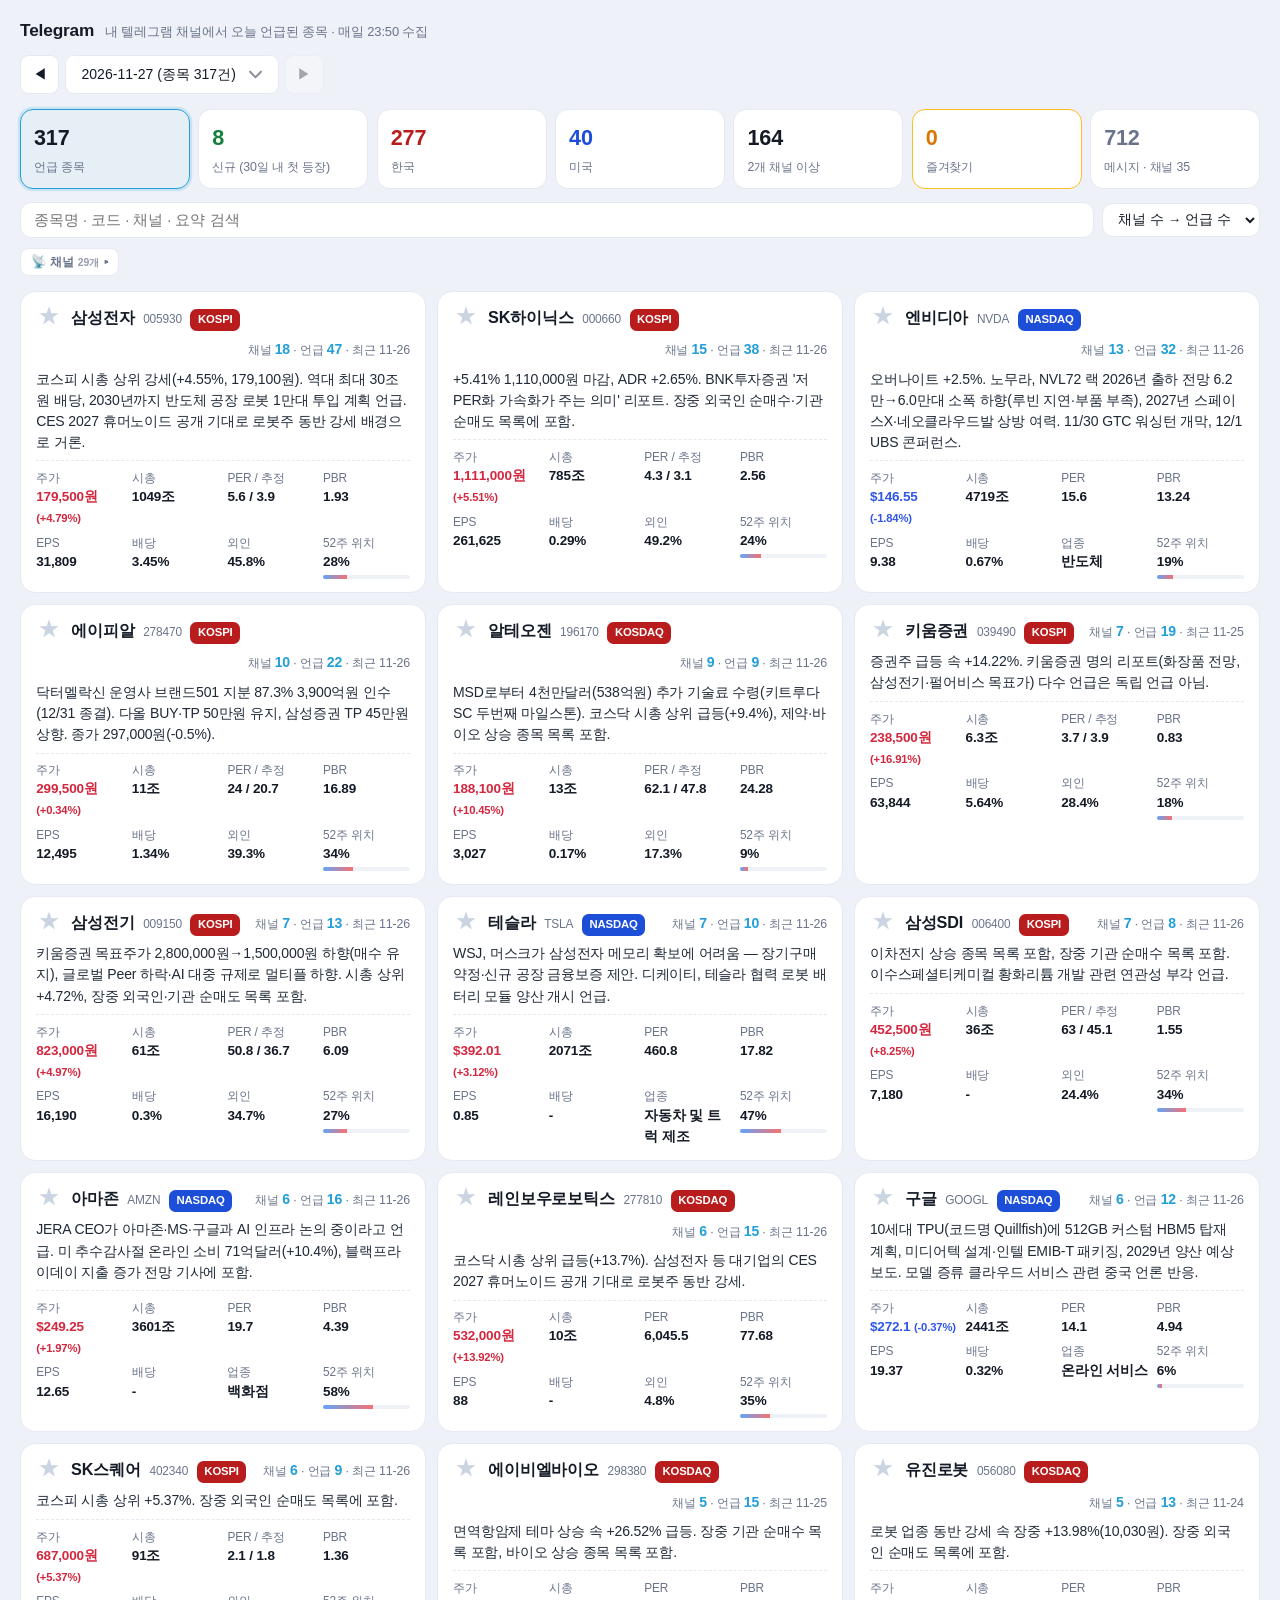
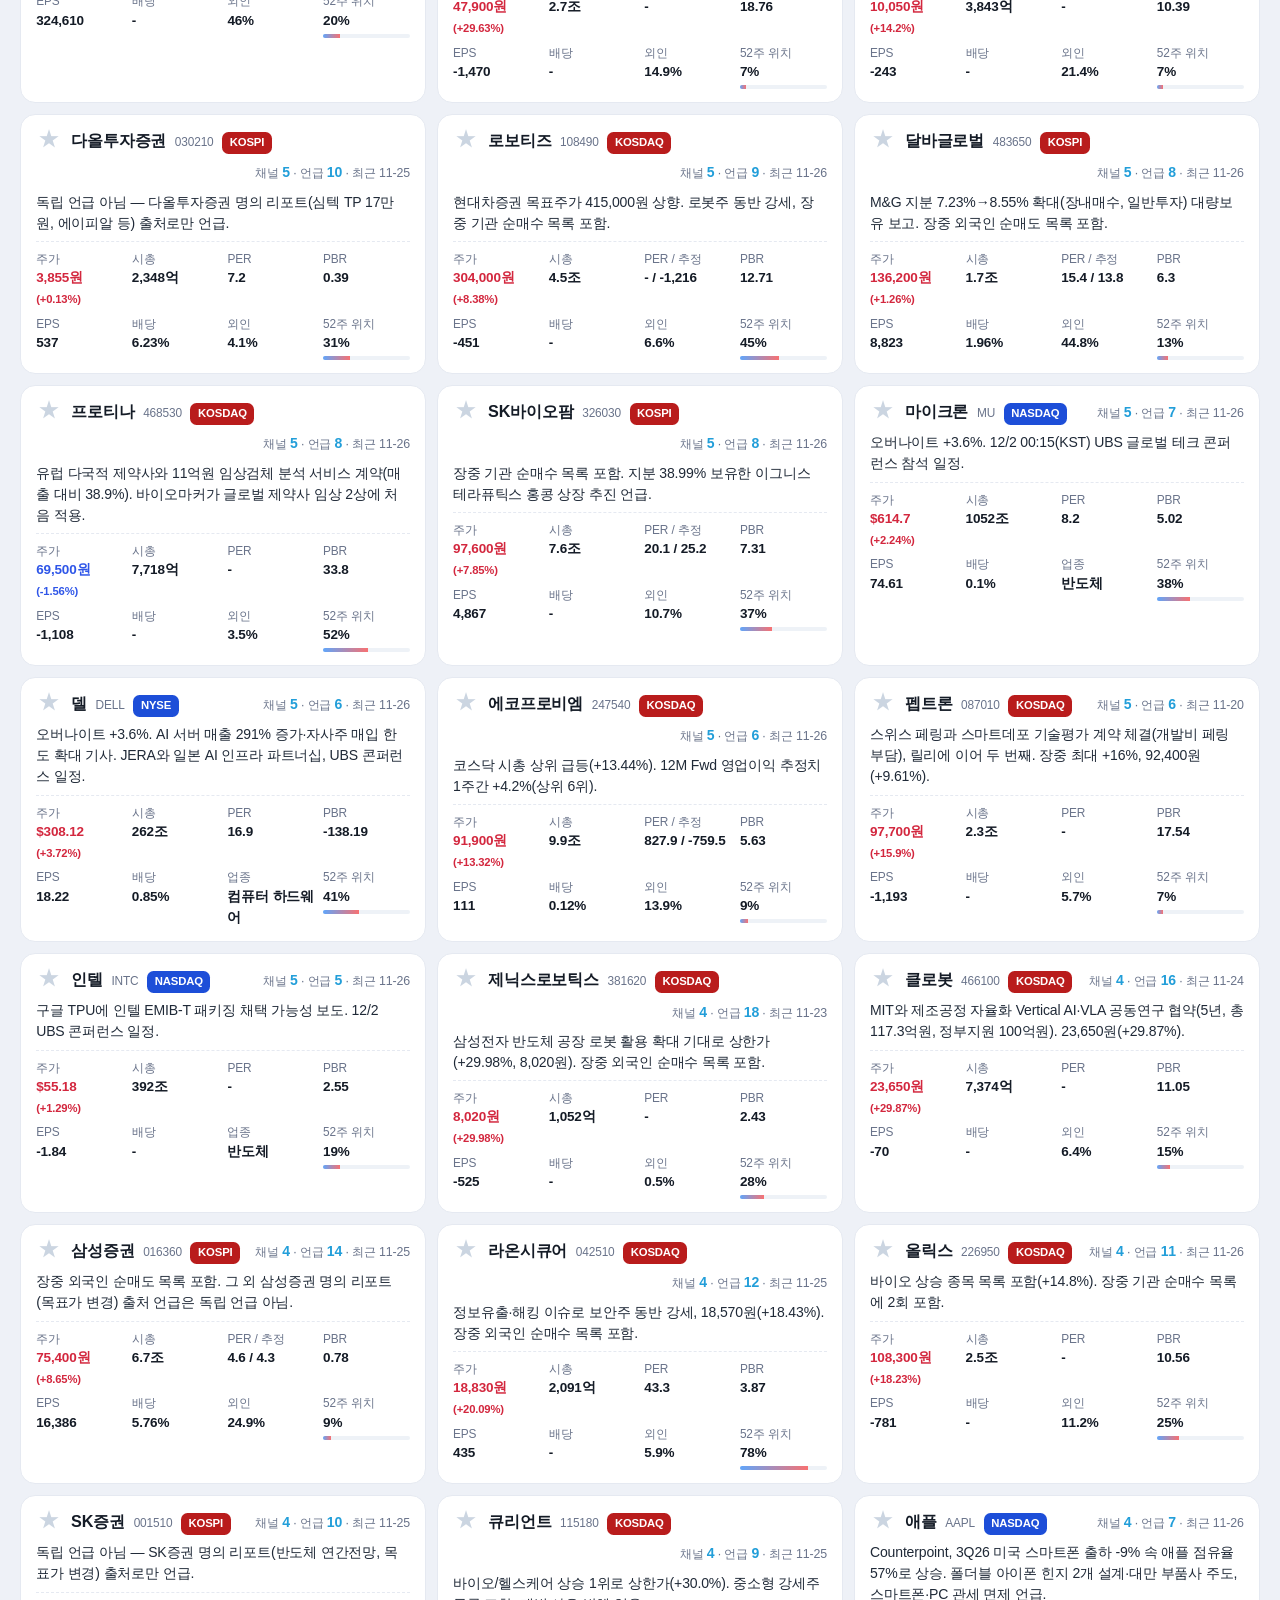
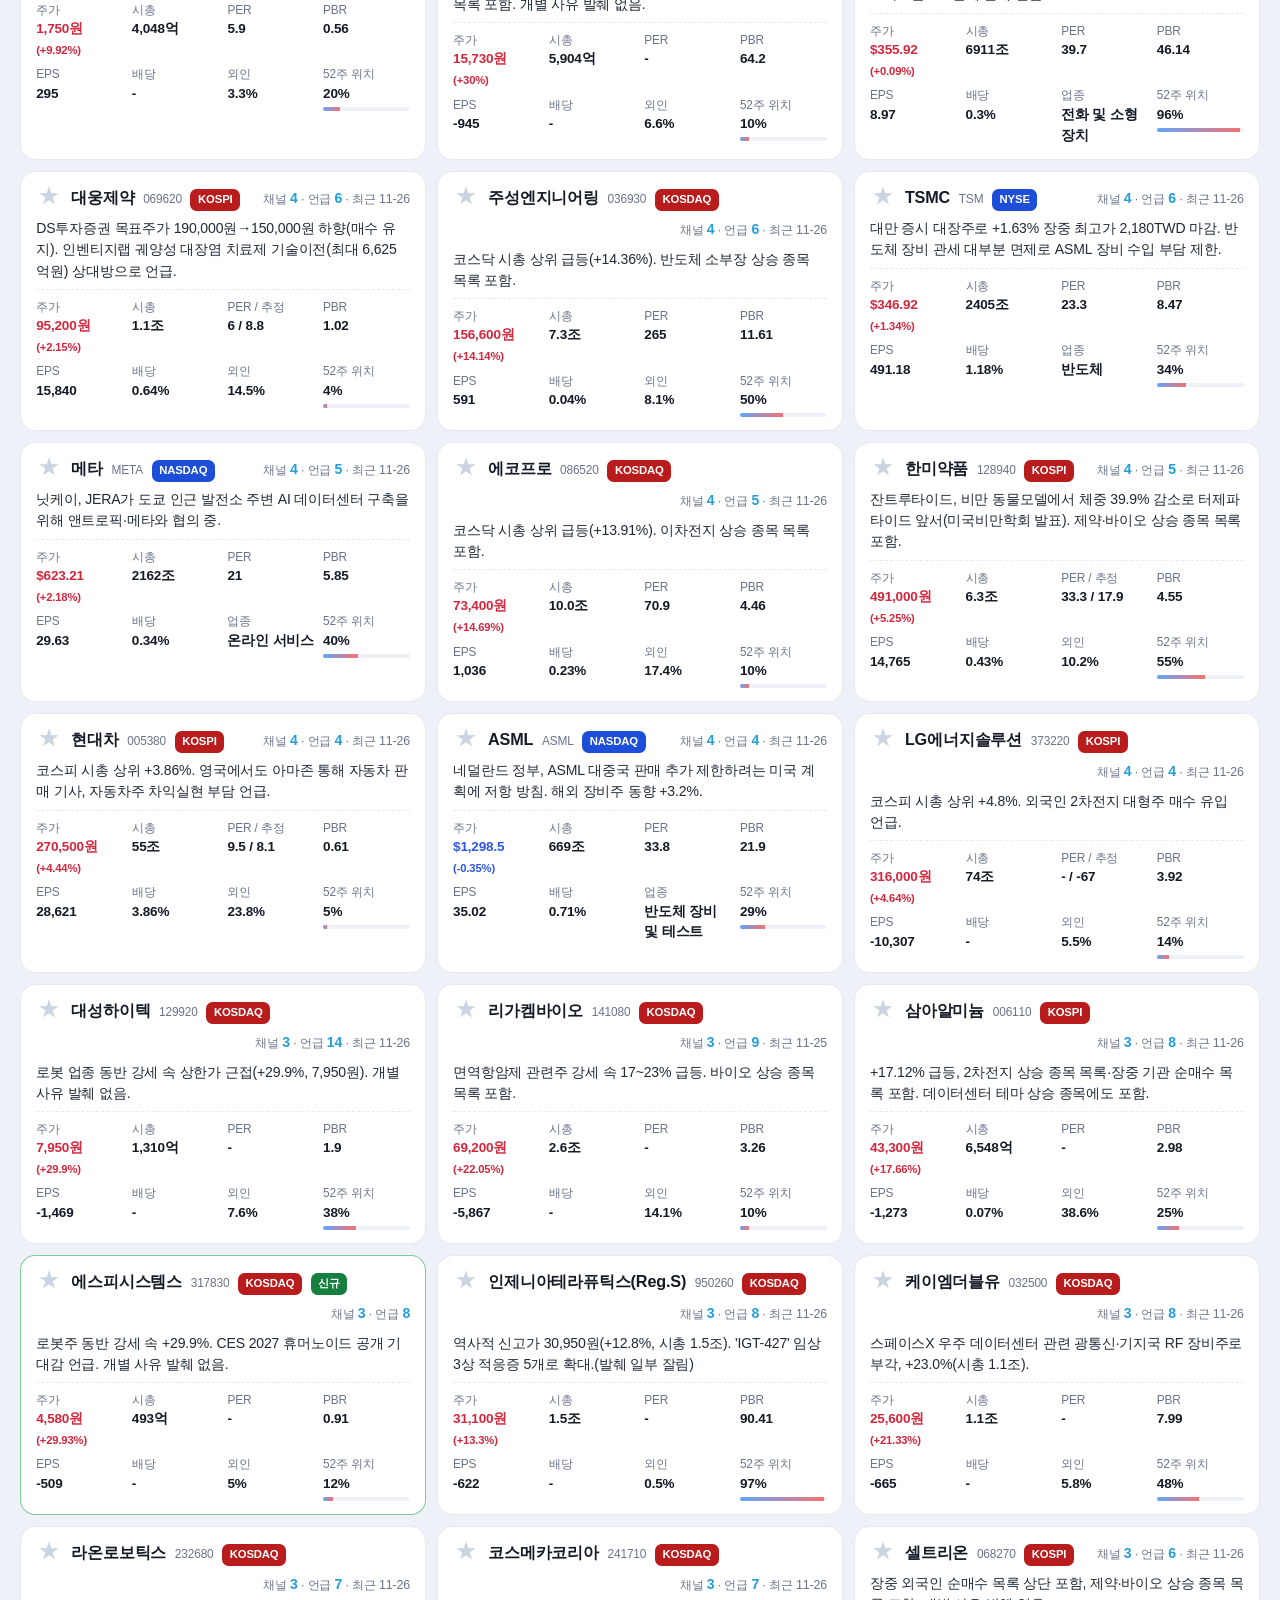
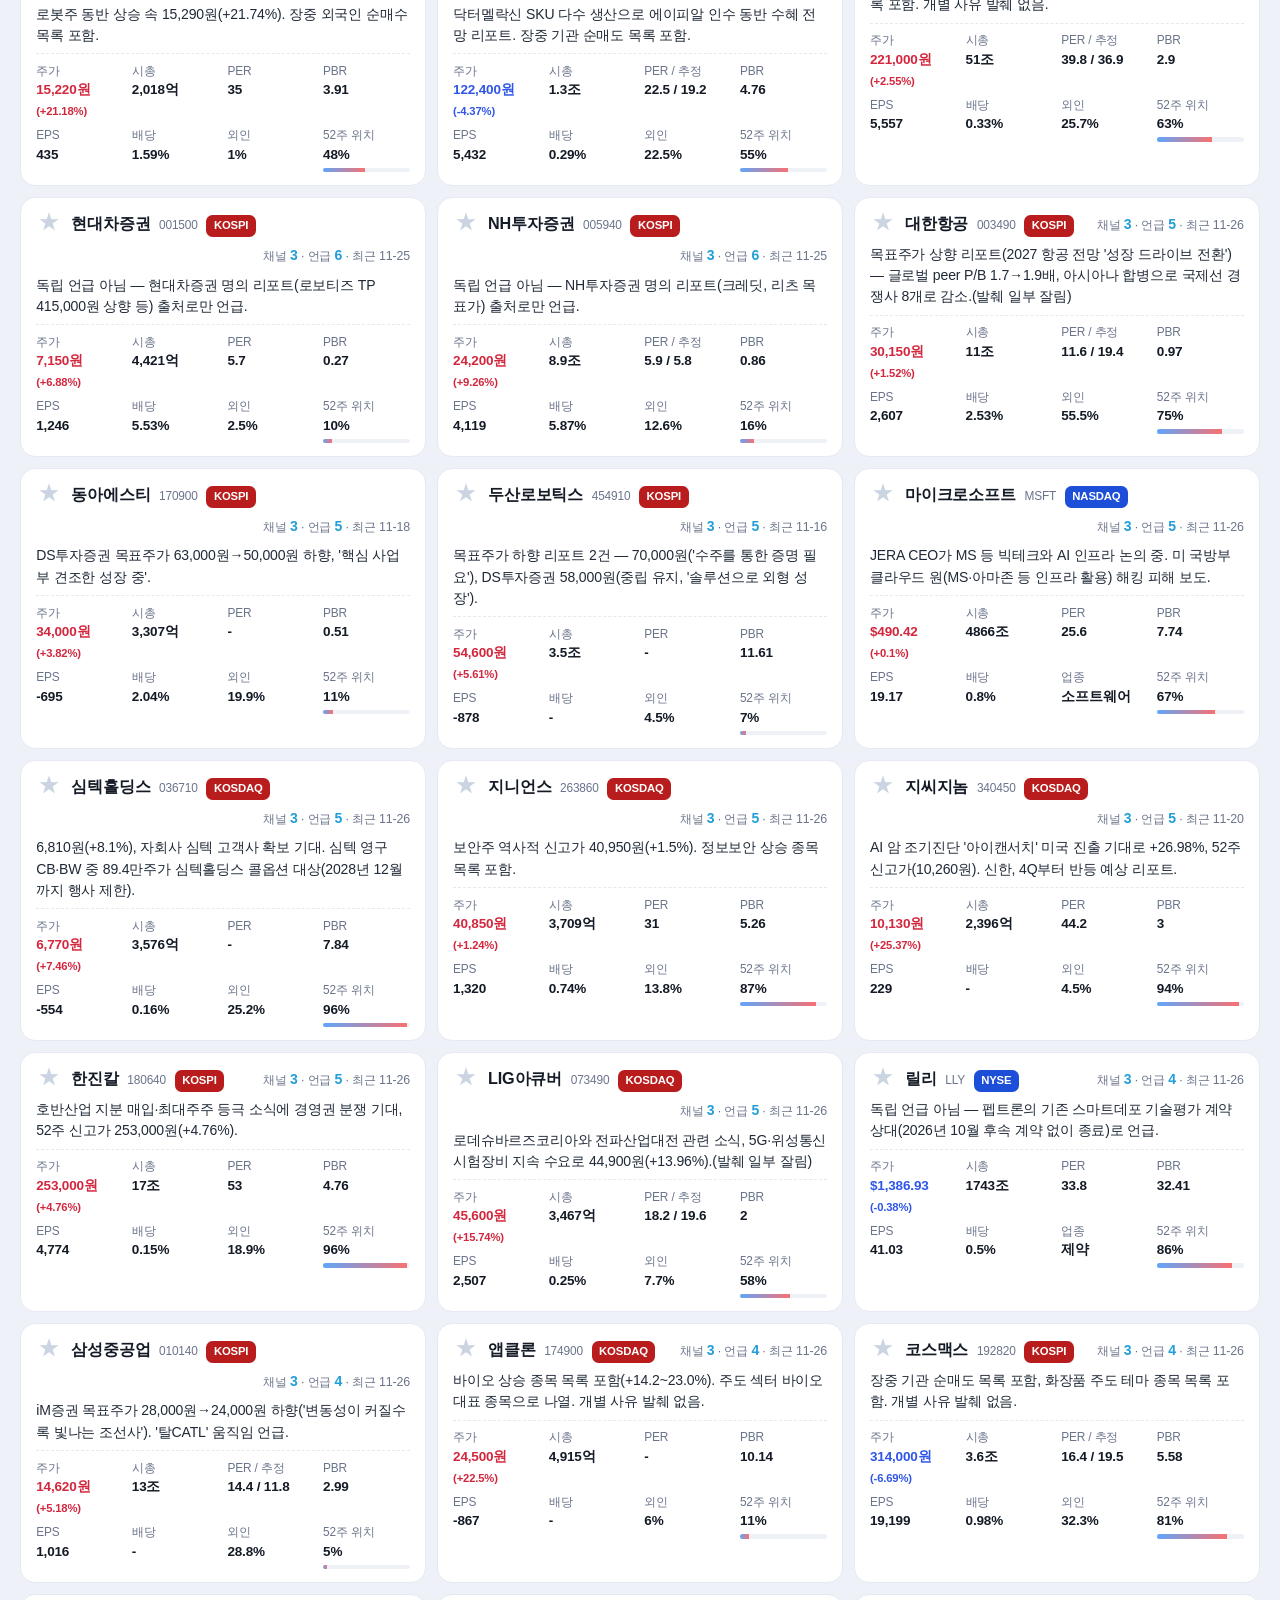
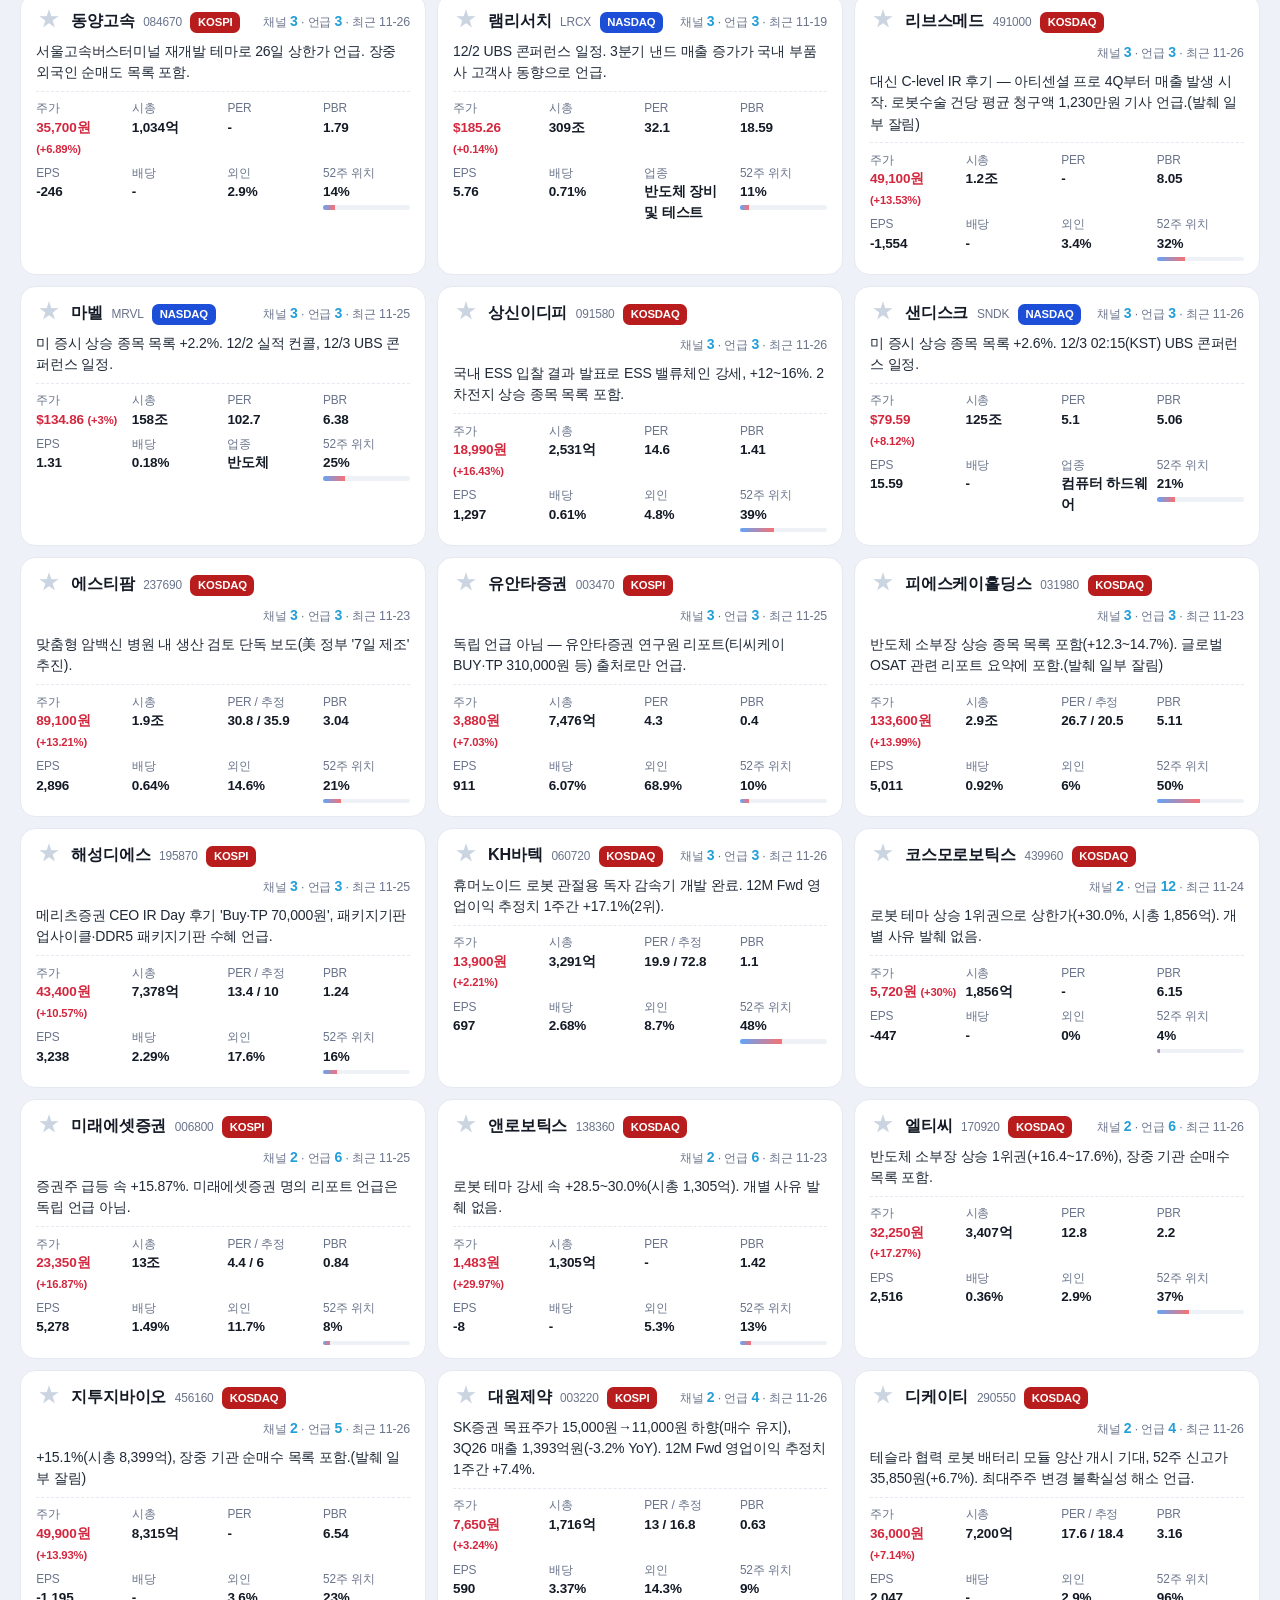
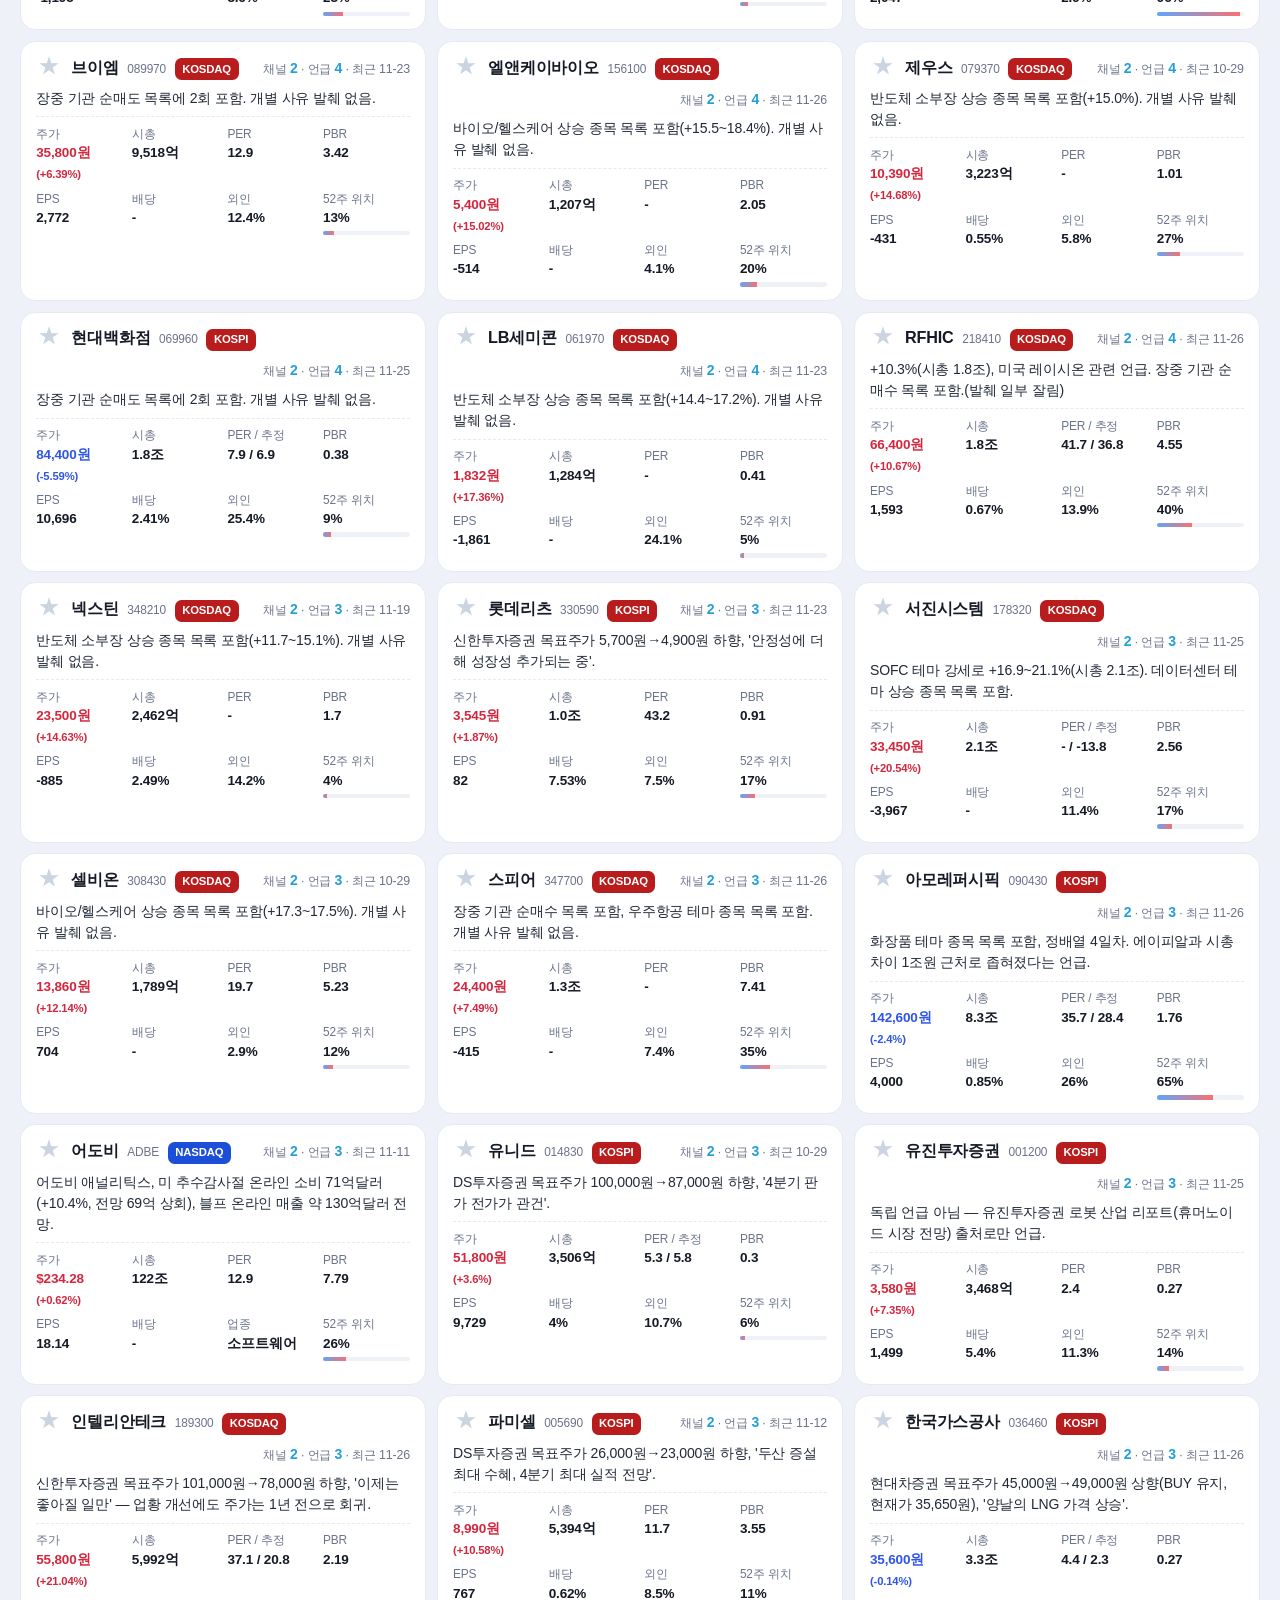
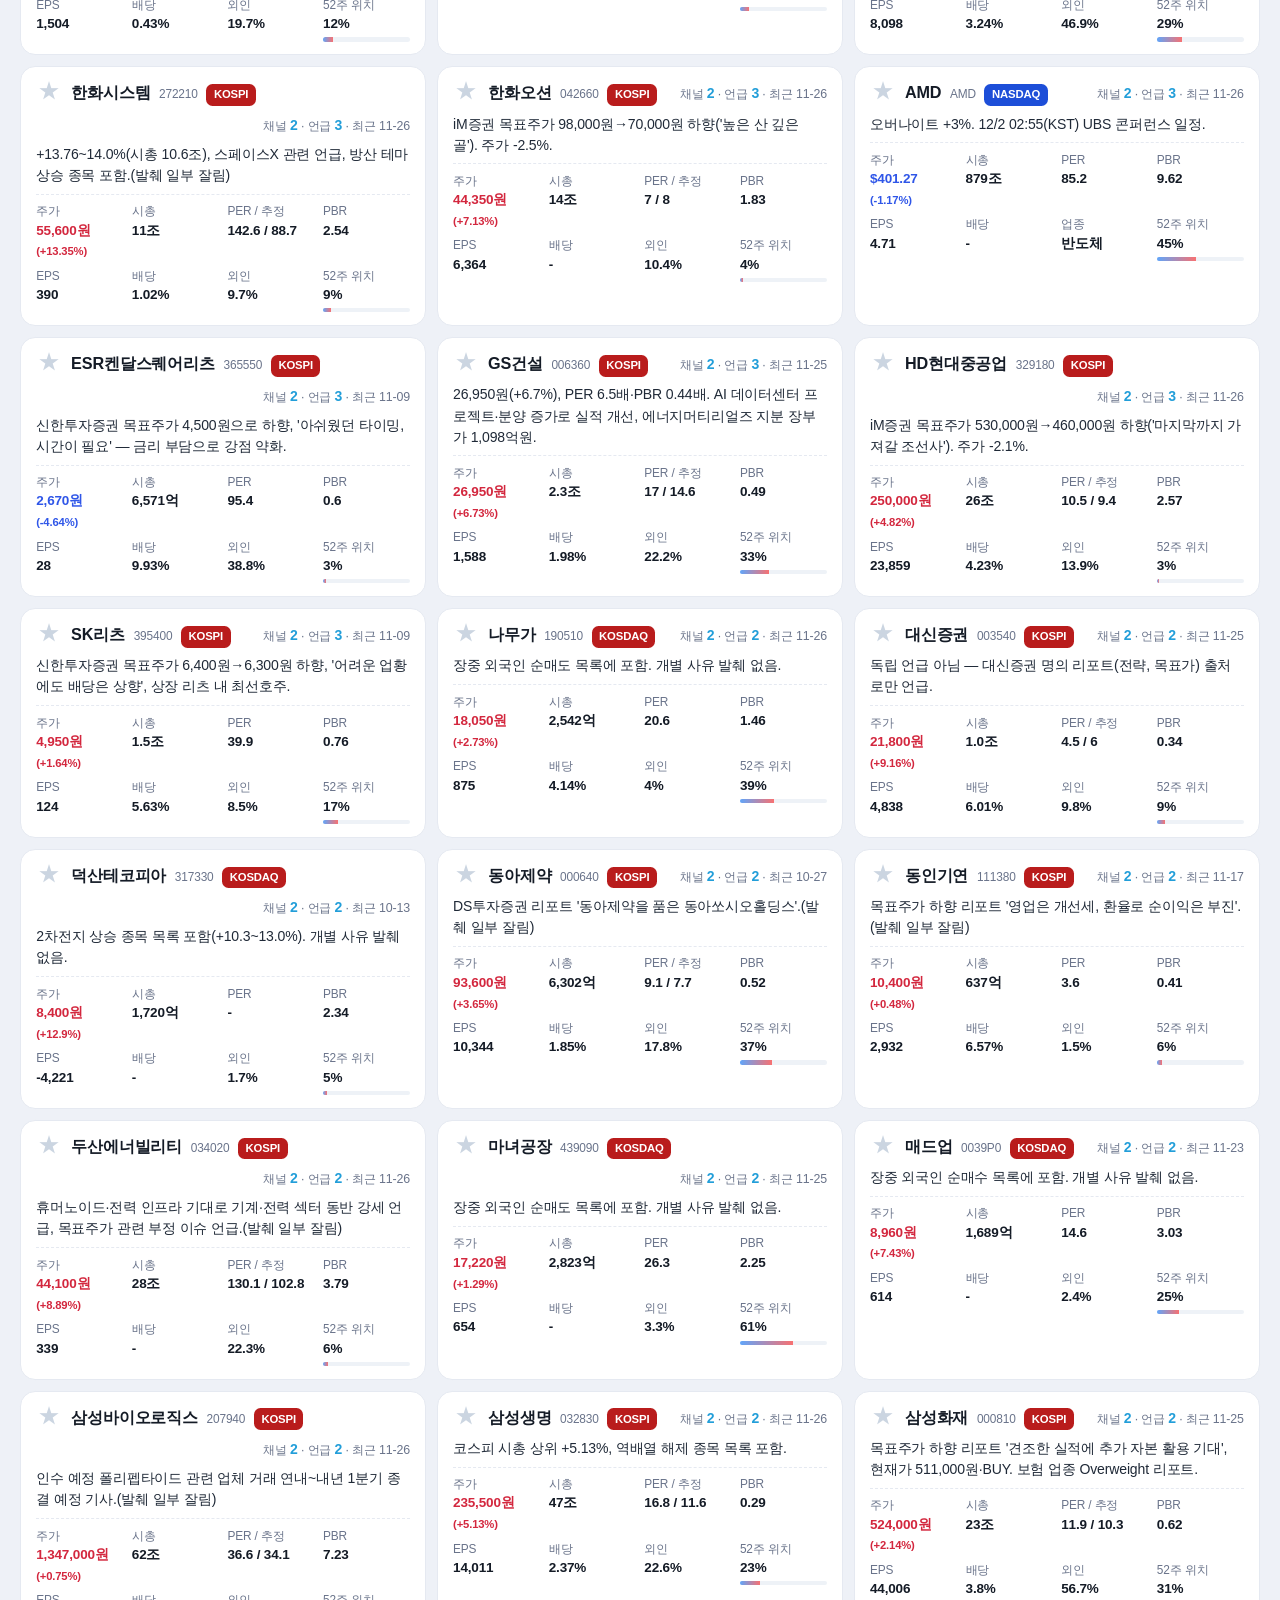
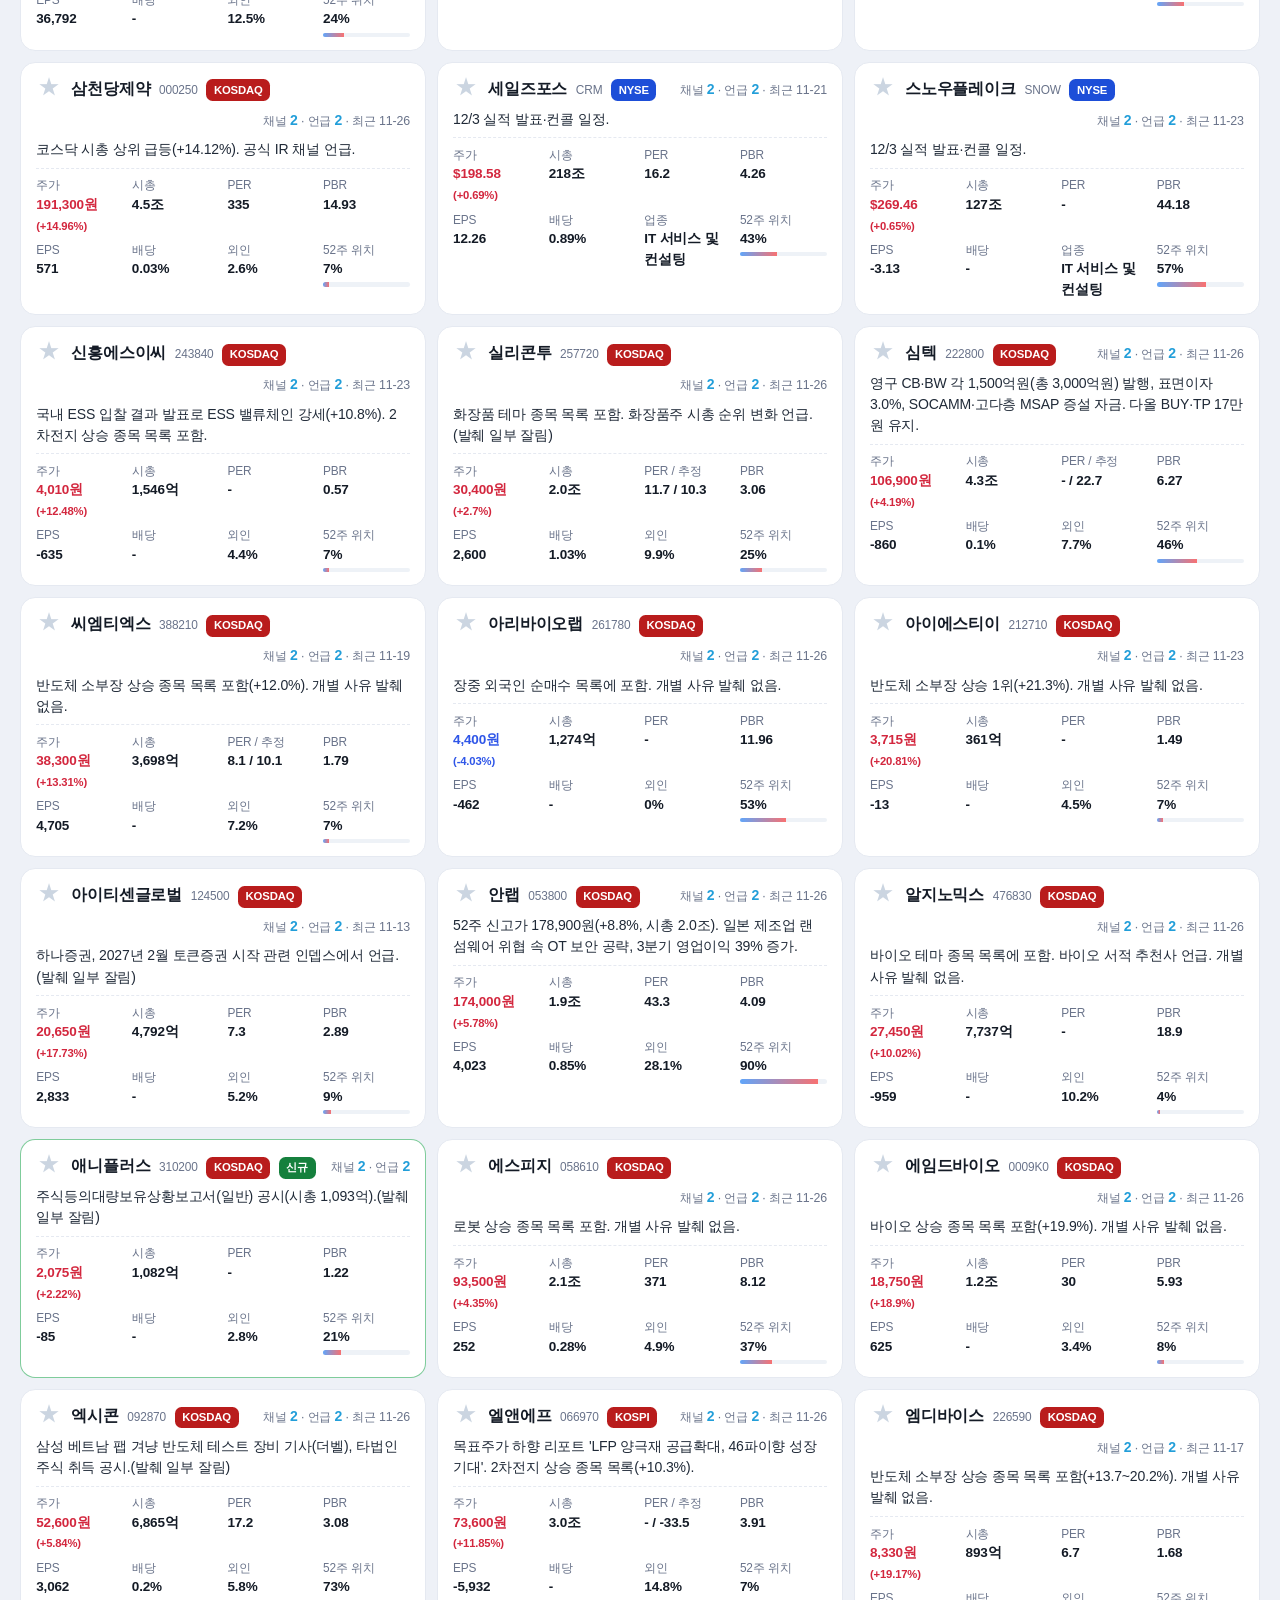
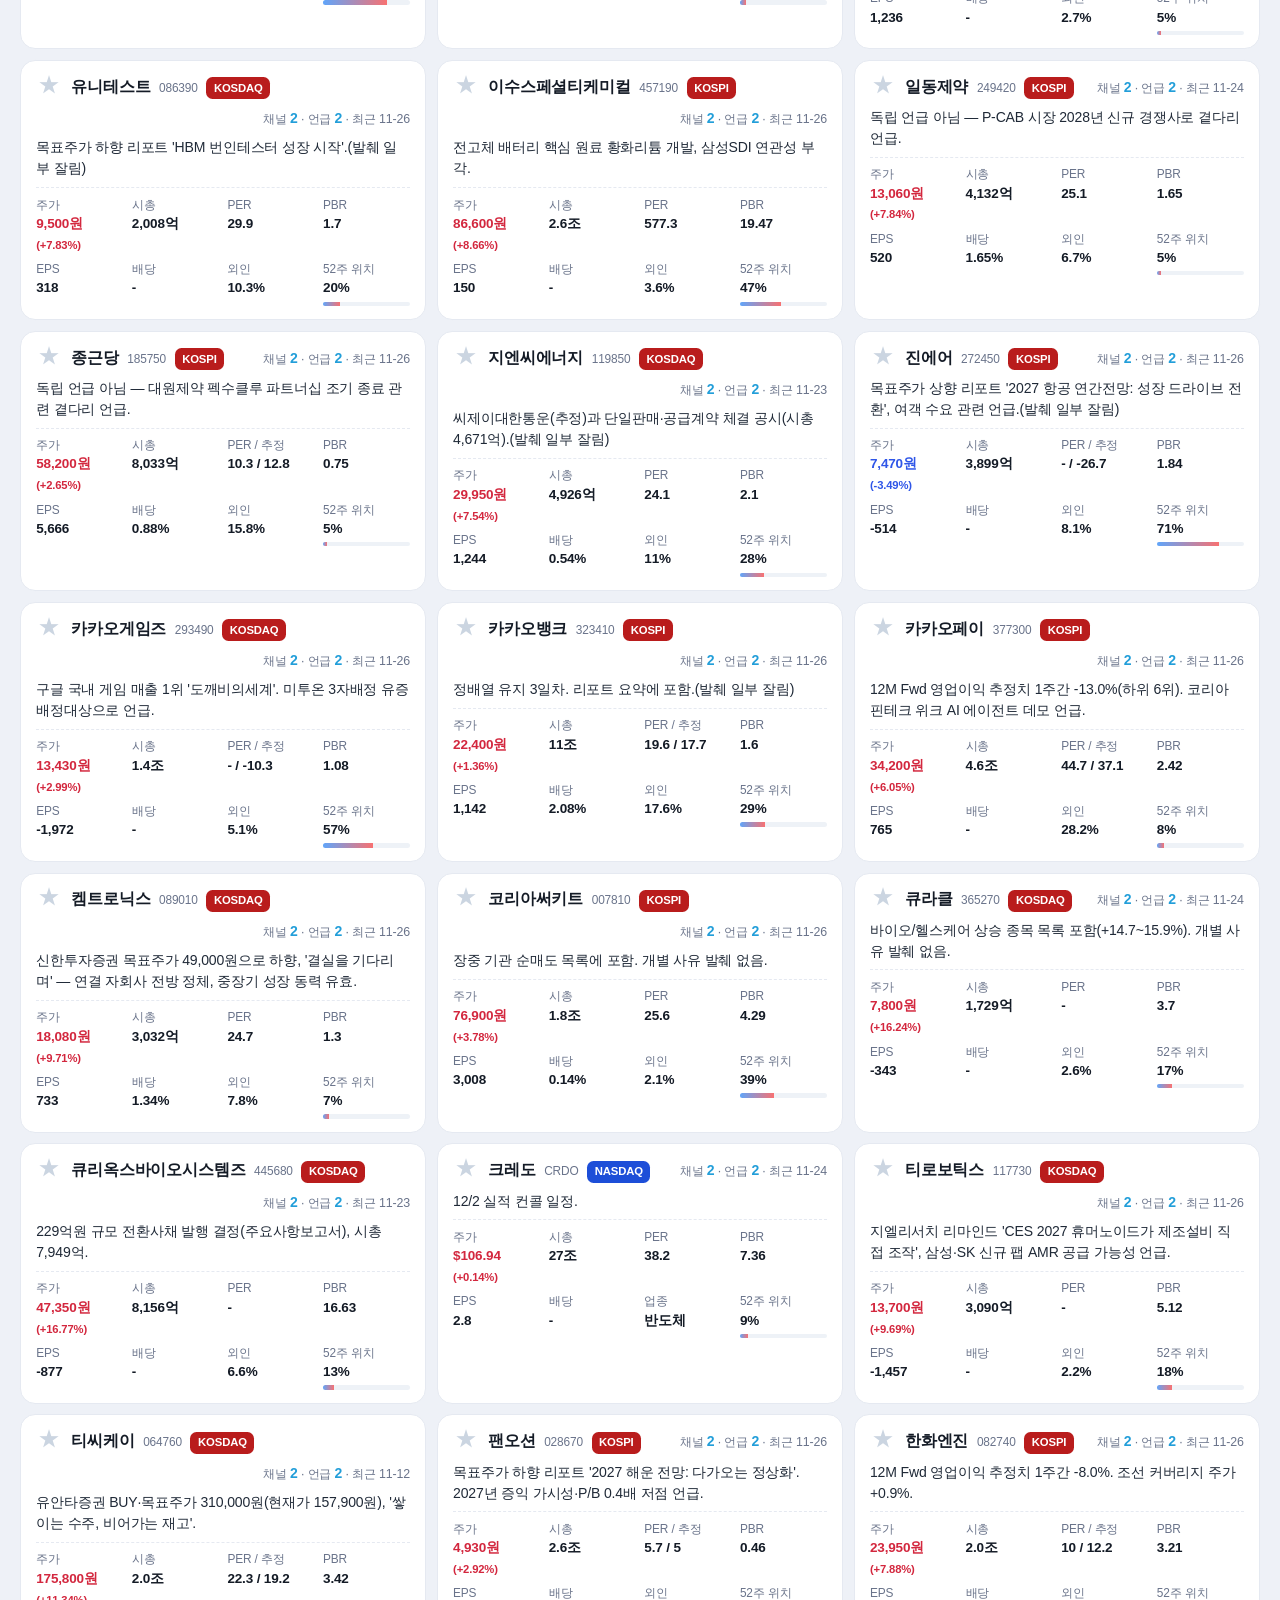
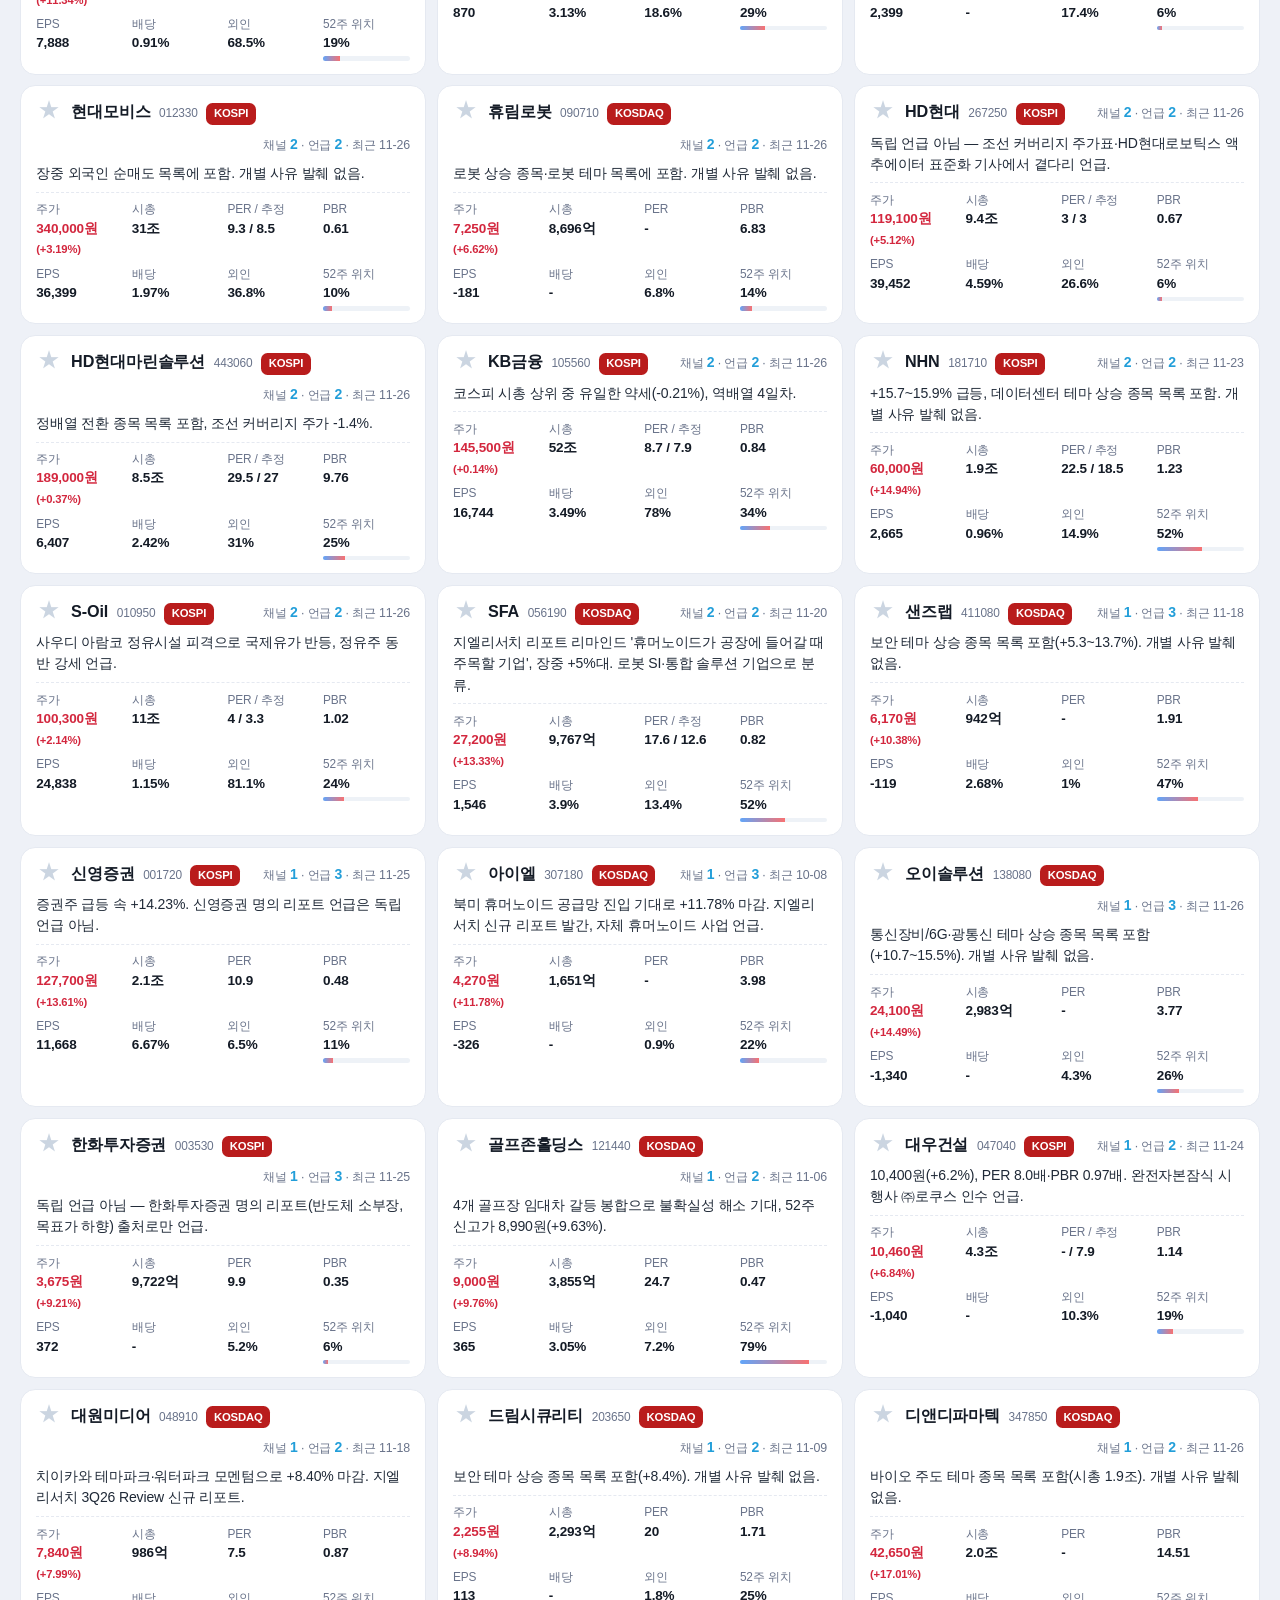
<file: telegram/index.html>
<!DOCTYPE html>
<html lang="ko">
<head>
<meta charset="utf-8">
<meta name="viewport" content="width=device-width, initial-scale=1">
<title>📨 Telegram — 채널 언급 종목</title>
<link rel="stylesheet" href="https://whysosary-dot.github.io/stock-valuation/theme.css">
<style>
  *{box-sizing:border-box}
  .wrap{max-width:1180px;margin:0 auto;padding:16px 16px 60px}
  .dates{display:flex;gap:6px;align-items:center;margin:8px 0 14px}
  .dates select{font:inherit;font-size:13px;padding:6px 10px;border:1px solid var(--border);border-radius:8px;background:var(--panel);color:var(--text);max-width:260px}
  .dates button{font:inherit;font-size:13px;padding:6px 9px;border:1px solid var(--border);border-radius:8px;background:var(--panel);color:var(--text);cursor:pointer}
  .dates button:disabled{opacity:.35;cursor:default}
  .dbtn{border:1px solid var(--border);background:var(--panel);border-radius:999px;padding:5px 12px;font-size:12.5px;cursor:pointer;color:var(--text)}
  .dbtn.on{background:var(--tg);border-color:var(--tg);color:#fff;font-weight:700}
  .dbtn small{opacity:.7;margin-left:4px}
  .stats{display:grid;grid-template-columns:repeat(auto-fit,minmax(118px,1fr));gap:8px;margin-bottom:12px}
  .stat{background:var(--panel);border:1px solid var(--border);border-radius:12px;padding:10px 12px;cursor:pointer;user-select:none;transition:border-color .15s}
  .stat:hover{border-color:#9ca3af}
  .stat.on{border-color:var(--tg);box-shadow:0 0 0 2px rgba(34,158,217,.18);background:rgba(34,158,217,.04)}
  .stat b{display:block;font-size:20px;font-weight:800}
  .stat span{font-size:11.5px;color:var(--dim)}
  .stat.new b{color:var(--green)} .stat.kr b{color:#b91c1c} .stat.us b{color:#1d4ed8} .stat.watch{border-color:#a78bfa} .stat.watch b{color:#7c3aed}
  .tools{display:flex;gap:8px;flex-wrap:wrap;align-items:center;margin-bottom:10px}
  .tools input[type=search]{flex:1;min-width:180px;border:1px solid var(--border);border-radius:10px;padding:8px 12px;font-size:13.5px;background:var(--panel)}
  select{border:1px solid var(--border);border-radius:10px;padding:7px 10px;font-size:12.5px;background:var(--panel);color:var(--text)}
  .chs-wrap{margin-bottom:14px}
  .chs{display:flex;gap:6px;flex-wrap:wrap;margin-top:8px}
  .chs-toggle{font-weight:700;color:var(--text)}
  .chs-toggle.sel{border-color:var(--tg);color:var(--tg)}
  .ch{border:1px solid var(--border);background:var(--panel);border-radius:8px;padding:4px 9px;font-size:11.5px;cursor:pointer;color:var(--dim)}
  .ch.on{border-color:var(--tg);color:var(--tg);font-weight:700;background:rgba(34,158,217,.06)}
  .ch small{opacity:.7}
  .grid{display:grid;grid-template-columns:repeat(auto-fill,minmax(360px,1fr));gap:10px}
  .card{background:var(--panel);border:1px solid var(--border);border-radius:14px;padding:12px 14px;display:flex;flex-direction:column;gap:7px}
  .card.new{border-color:rgba(22,163,74,.55)}
  .card.watch{border-color:#a78bfa;box-shadow:0 0 0 1px rgba(167,139,250,.35)}
  .card.held{border-color:var(--gold);box-shadow:0 0 0 1px rgba(180,83,9,.35)}
  .card.is-fav{background:#fffbeb;border-color:#fbbf24}
  .favbtn{background:none;border:none;cursor:pointer;font-size:20px;line-height:1;padding:0 2px;color:#cbd5e1;transition:transform .15s,color .15s;-webkit-tap-highlight-color:transparent}
  .favbtn:hover{transform:scale(1.15)} .favbtn.on{color:#f59e0b}
  .stat.fav-stat{border-color:#fbbf24} .stat.fav-stat b{color:#d97706}
  .top{display:flex;align-items:baseline;gap:8px;flex-wrap:wrap}
  .nm{font-size:15px;font-weight:800}
  .nm a{color:inherit;text-decoration:none}
  .code{font-size:11px;color:var(--dim)}
  .tag{font-size:10.5px;font-weight:800;padding:2px 7px;border-radius:6px;color:#fff;background:#94a3b8}
  .tag.new{background:var(--green)} .tag.kr{background:#b91c1c} .tag.us{background:#1d4ed8} .tag.watch{background:#7c3aed} .tag.held{background:var(--gold)}
  .cnt{margin-left:auto;font-size:11.5px;color:var(--dim);white-space:nowrap}
  .cnt b{color:var(--tg);font-size:13px}
  .sum{font-size:13px;line-height:1.5;color:#1f2937}
  .sum.none{color:var(--dim);font-style:italic}
  .val{display:grid;grid-template-columns:repeat(4,1fr);gap:4px 8px;font-size:11px;color:var(--dim);border-top:1px dashed var(--border);padding-top:7px}
  .val div span{display:block;font-size:12.5px;font-weight:700;color:var(--text)}
  .val .u{color:var(--up)} .val .d{color:var(--down)}
  .bar{height:4px;background:#eef2f7;border-radius:3px;overflow:hidden;margin-top:2px}
  .bar i{display:block;height:100%;background:linear-gradient(90deg,#60a5fa,#f87171)}
  .empty{color:var(--dim);padding:30px;text-align:center;background:var(--panel);border:1px dashed var(--border);border-radius:12px}
  .foot{margin-top:24px;font-size:11.5px;color:var(--dim);line-height:1.6}
  @media (max-width:640px){ .wrap{padding:12px 10px 50px} .grid{grid-template-columns:1fr} .stat b{font-size:17px} .val{grid-template-columns:repeat(3,1fr)} }
</style>
</head>
<body>
<div class="wrap">
  <div class="sv-head"><h1>Telegram</h1><span class="sub">내 텔레그램 채널에서 오늘 언급된 종목 · 매일 23:50 수집</span></div>
  <div class="dates"><button id="dprev" title="이전 날">◀</button><select id="dsel" title="날짜 선택"></select><button id="dnext" title="다음 날">▶</button></div>
  <div class="stats" id="stats"></div>
  <div class="tools">
    <input type="search" id="q" placeholder="종목명 · 코드 · 채널 · 요약 검색">
    <select id="sort">
      <option value="ch">채널 수 → 언급 수</option>
      <option value="mentions">언급 수</option>
      <option value="mcap">시총 큰 순</option>
      <option value="mcap_asc">시총 작은 순</option>
      <option value="per">PER 낮은 순</option>
      <option value="pbr">PBR 낮은 순</option>
      <option value="pos52">52주 위치 낮은 순</option>
      <option value="chg">당일 등락 순</option>
    </select>
  </div>
  <div class="chs-wrap">
    <button class="ch chs-toggle" id="chsToggle">📡 채널 <small id="chsCount"></small> ▸</button>
    <div class="chs" id="chs" style="display:none"></div>
  </div>
  <div id="body"></div>
  <div class="foot" id="foot"></div>
</div>
<script>
const DATA_BASE = './data/';
let INDEX = null, CUR = null, FILTER = 'all', Q = '', SORT = 'ch', CH = '', CHS_OPEN = false;
/* 즐겨찾기 — 날짜별로 이 브라우저(localStorage)에 저장 */
const FAV_KEY = 'tg_favs_v1';
function favAll() { try { return JSON.parse(localStorage.getItem(FAV_KEY) || '{}'); } catch (e) { return {}; } }
function favSet(d) { return (favAll()[d]) || {}; }
function isFav(d, k) { return !!favSet(d)[k]; }
function toggleFav(d, k) { const a = favAll(); a[d] = a[d] || {}; if (a[d][k]) delete a[d][k]; else a[d][k] = 1; if (!Object.keys(a[d]).length) delete a[d]; try { localStorage.setItem(FAV_KEY, JSON.stringify(a)); } catch (e) {} render(); }
let WATCH = new Map();
const $ = s => document.querySelector(s);
const esc = s => String(s ?? '').replace(/[&<>"']/g, c => ({'&':'&amp;','<':'&lt;','>':'&gt;','"':'&quot;',"'":'&#39;'}[c]));
const fmt = (n, d) => (n == null || isNaN(n)) ? '-' : Number(n).toLocaleString('ko-KR', { maximumFractionDigits: d ?? 0, minimumFractionDigits: 0 });
const eok = v => v == null ? '-' : v >= 10000 ? (v / 10000).toFixed(v >= 100000 ? 0 : 1) + '조' : fmt(v) + '억';

async function loadWatch() {
  try {
    let pat = ''; try { pat = (localStorage.getItem('sv_github_pat') || '').trim(); } catch (_) {}
    if (!pat) return;
    const get = async p => { const r = await fetch(`https://api.github.com/repos/whysosary-dot/invest-private/contents/${p}?ref=main`, { headers: { Authorization: 'token ' + pat, Accept: 'application/vnd.github.raw' } }); return r.ok ? r.json() : null; };
    const [st, di] = await Promise.all([get('sv/stocks.json'), get('sv/diary.json')]);
    const held = new Set(); const norm = s => String(s || '').replace(/\s+/g, '').toLowerCase();
    ((di && di.scenario) || []).forEach(s => { if (s && s.held && !s.archived && s.name) held.add(norm(s.name)); });
    ((st && st.stocks) || []).forEach(s => {
      const t = String(s.ticker || ''); const code = t.split('.')[0];
      const key = /^\d{6}$/.test(code) ? 'KR:' + code : (/^[A-Z.\-]+$/.test(t) && !t.includes('.KS') && !t.includes('.KQ')) ? 'US:' + t.replace(/\.[A-Z]+$/, '') : null;
      if (key) WATCH.set(key, { name: s.name, held: held.has(norm(s.name)) });
    });
  } catch (e) { console.warn('watch', e); }
}
async function loadIndex() { const r = await fetch(DATA_BASE + 'index.json?cb=' + Date.now()); if (!r.ok) throw new Error('index ' + r.status); INDEX = await r.json(); }
async function loadDate(d) { const r = await fetch(DATA_BASE + d + '.json?cb=' + Date.now()); if (!r.ok) throw new Error(d + ' ' + r.status); CUR = await r.json(); CH = '';
  // 오탐(종목명이 다른 뜻으로 매칭)은 카드에서 제외 — 과거 파일 호환용. 새 파일은 tg_build.py 가 미리 뺀다
  if (CUR.items) { CUR.items = CUR.items.filter(i => !String(i.summary || '').trim().startsWith('오탐')); const c = CUR.counts || {}; c.stocks = CUR.items.length; c.kr = CUR.items.filter(i => i.mkt === 'KR').length; c.us = CUR.items.filter(i => i.mkt === 'US').length; c.new = CUR.items.filter(i => i.new).length; CUR.counts = c; }
  render(); }

function renderDates() {
  const ds = (INDEX.dates || []);
  const sel = $('#dsel');
  const cur = CUR ? CUR.date : '';
  sel.innerHTML = ds.map(e => `<option value="${e.date}">${e.date} (종목 ${e.stocks || 0}건)</option>`).join('');
  sel.value = cur;
  sel.onchange = () => loadDate(sel.value);
  const k = ds.findIndex(e => e.date === cur);
  $('#dprev').disabled = !(k >= 0 && k < ds.length - 1);   // 목록은 최신순 → 이전 날 = 다음 인덱스
  $('#dnext').disabled = !(k > 0);
  $('#dprev').onclick = () => { if (k < ds.length - 1) loadDate(ds[k + 1].date); };
  $('#dnext').onclick = () => { if (k > 0) loadDate(ds[k - 1].date); };
}
function setFilter(f) { FILTER = (FILTER === f && f !== 'all') ? 'all' : f; render(); }

function matches(it) {
  if (Q) { const hay = [it.name, it.code, it.summary, ...(it.channels || [])].join(' ').toLowerCase(); if (!hay.includes(Q)) return false; }
  if (CH && !(it.channels || []).includes(CH)) return false;
  const w = WATCH.get(it.key);
  if (FILTER === 'new') return !!it.new;
  if (FILTER === 'kr') return it.mkt === 'KR';
  if (FILTER === 'us') return it.mkt === 'US';
  if (FILTER === 'watch') return !!w;
  if (FILTER === 'multi') return (it.channels || []).length >= 2;
  if (FILTER === 'fav') return isFav(CUR.date, it.key);
  return true;
}
function sortItems(a) {
  const v = (it, k) => (it.val && it.val[k] != null) ? it.val[k] : null;
  const cmpNum = (x, y, asc) => { if (x == null && y == null) return 0; if (x == null) return 1; if (y == null) return -1; return asc ? x - y : y - x; };
  switch (SORT) {
    case 'mentions': return a.sort((x, y) => y.mentions - x.mentions);
    case 'mcap': return a.sort((x, y) => cmpNum(v(x, 'mcap'), v(y, 'mcap'), false));
    case 'mcap_asc': return a.sort((x, y) => cmpNum(v(x, 'mcap'), v(y, 'mcap'), true));
    case 'per': return a.sort((x, y) => cmpNum(v(x, 'per') > 0 ? v(x, 'per') : null, v(y, 'per') > 0 ? v(y, 'per') : null, true));
    case 'pbr': return a.sort((x, y) => cmpNum(v(x, 'pbr') > 0 ? v(x, 'pbr') : null, v(y, 'pbr') > 0 ? v(y, 'pbr') : null, true));
    case 'pos52': return a.sort((x, y) => cmpNum(v(x, 'pos52'), v(y, 'pos52'), true));
    case 'chg': return a.sort((x, y) => cmpNum(v(x, 'chg'), v(y, 'chg'), false));
    default: return a.sort((x, y) => (y.channels.length - x.channels.length) || (y.mentions - x.mentions) || x.name.localeCompare(y.name, 'ko'));
  }
}

function card(it) {
  const v = it.val || {}, w = WATCH.get(it.key);
  const tags = [`<span class="tag ${it.mkt.toLowerCase()}">${it.mkt === 'KR' ? (it.market || 'KR') : (v.exchange || 'US')}</span>`];
  if (it.new) tags.push('<span class="tag new">신규</span>');
  if (w && w.held) tags.push('<span class="tag held">보유</span>'); else if (w) tags.push('<span class="tag watch">관심</span>');
  const link = it.mkt === 'KR' ? `https://m.stock.naver.com/domestic/stock/${it.code}/total` : `https://m.stock.naver.com/worldstock/stock/${it.code}${v.exchange === 'NASDAQ' ? '.O' : ''}/total`;
  const px = v.price == null ? '-' : (it.mkt === 'KR' ? fmt(v.price) + '원' : '$' + fmt(v.price, 2));
  const chgCls = v.chg > 0 ? 'u' : v.chg < 0 ? 'd' : '';
  const fav = isFav(CUR.date, it.key);
  return `<div class="card ${it.new ? 'new' : ''} ${w ? (w.held ? 'held' : 'watch') : ''} ${fav ? 'is-fav' : ''}">
    <div class="top"><button class="favbtn ${fav ? 'on' : ''}" data-k="${esc(it.key)}" title="${fav ? '즐겨찾기 해제' : '이 날짜에 즐겨찾기'}">★</button><span class="nm"><a href="${link}" target="_blank" rel="noopener">${esc(it.name)}</a></span><span class="code">${esc(it.code)}</span>${tags.join('')}
      <span class="cnt">채널 <b>${it.channels.length}</b> · 언급 <b>${it.mentions}</b>${it.last_seen ? ` · 최근 ${it.last_seen.slice(5)}` : ''}</span></div>
    <div class="sum ${it.summary ? '' : 'none'}">${it.summary ? esc(it.summary) : '(요약 없음)'}</div>
    <div class="val">
      <div>주가<span class="${chgCls}">${px} ${v.chg != null ? `<small>(${v.chg > 0 ? '+' : ''}${fmt(v.chg, 2)}%)</small>` : ''}</span></div>
      <div>시총<span>${eok(v.mcap)}</span></div>
      <div>PER${v.cns_per ? ' / 추정' : ''}<span>${v.per ? fmt(v.per, 1) : '-'}${v.cns_per ? ` / ${fmt(v.cns_per, 1)}` : ''}</span></div>
      <div>PBR<span>${v.pbr ? fmt(v.pbr, 2) : '-'}</span></div>
      <div>EPS<span>${v.eps != null ? (it.mkt === 'KR' ? fmt(v.eps) : fmt(v.eps, 2)) : '-'}</span></div>
      <div>배당<span>${v.div != null ? fmt(v.div, 2) + '%' : '-'}</span></div>
      <div>${it.mkt === 'KR' ? '외인' : '업종'}<span>${it.mkt === 'KR' ? (v.foreign != null ? fmt(v.foreign, 1) + '%' : '-') : esc(v.industry || '-')}</span></div>
      <div>52주 위치<span>${v.pos52 != null ? Math.max(0, Math.min(100, v.pos52)) + '%' + (v.pos52 > 100 ? ' <small style="color:#dc2626;font-weight:700">신고가</small>' : v.pos52 < 0 ? ' <small style="color:#2563eb;font-weight:700">신저가</small>' : '') : '-'}</span>${v.pos52 != null ? `<div class="bar"><i style="width:${Math.max(0, Math.min(100, v.pos52))}%"></i></div>` : ''}</div>
    </div>
  </div>`;
}

function render() {
  if (!CUR) return;
  renderDates();
  const items = CUR.items || [], k = CUR.counts || {};
  const watchN = items.filter(i => WATCH.has(i.key)).length;
  const multi = items.filter(i => (i.channels || []).length >= 2).length;
  const favN = items.filter(i => isFav(CUR.date, i.key)).length;
  const st = (f, cls, n, label) => `<div class="stat ${cls} ${FILTER === f ? 'on' : ''}" data-f="${f}"><b>${n}</b><span>${label}</span></div>`;
  $('#stats').innerHTML = st('all', '', items.length, '언급 종목') + st('new', 'new', k.new || 0, '신규 (30일 내 첫 등장)')
    + st('kr', 'kr', k.kr || 0, '한국') + st('us', 'us', k.us || 0, '미국') + st('multi', '', multi, '2개 채널 이상')
    + (WATCH.size ? st('watch', 'watch', watchN, '관심·보유') : '')
    + st('fav', 'fav-stat', favN, '즐겨찾기')
    + `<div class="stat" style="cursor:default"><b style="color:var(--dim)">${CUR.total_msgs || 0}</b><span>메시지 · 채널 ${(CUR.channels || []).length}</span></div>`;
  $('#stats').querySelectorAll('.stat[data-f]').forEach(el => el.onclick = () => setFilter(el.dataset.f));
  // 채널 칩
  const chCount = {};
  items.forEach(i => (i.channels || []).forEach(c => { chCount[c] = (chCount[c] || 0) + 1; }));
  $('#chs').innerHTML = Object.entries(chCount).sort((a, b) => b[1] - a[1]).map(([c, n]) => `<span class="ch ${CH === c ? 'on' : ''}" data-c="${esc(c)}">${esc(c)} <small>${n}</small></span>`).join('');
  $('#chs').querySelectorAll('.ch').forEach(el => el.onclick = () => { CH = CH === el.dataset.c ? '' : el.dataset.c; render(); });
  // 접기/펼치기 버튼: 선택된 채널이 있으면 버튼에 표시
  const tg = $('#chsToggle');
  $('#chsCount').textContent = Object.keys(chCount).length + '개' + (CH ? ' · ' + CH : '');
  tg.classList.toggle('sel', !!CH);
  tg.innerHTML = `📡 채널 <small id="chsCount">${Object.keys(chCount).length}개${CH ? ' · ' + esc(CH) : ''}</small> ${CHS_OPEN ? '▾' : '▸'}`;
  $('#chs').style.display = CHS_OPEN ? '' : 'none';
  const list = sortItems(items.filter(matches));
  $('#body').innerHTML = list.length ? `<div class="grid">${list.map(card).join('')}</div>` : (FILTER === 'fav' ? '<div class="empty">이 날짜에 즐겨찾기한 종목이 없습니다. 카드의 ★ 를 눌러 추가하세요.</div>' : '<div class="empty">조건에 맞는 종목이 없습니다</div>');
  $('#body').querySelectorAll('.favbtn').forEach(b => b.onclick = e => { e.preventDefault(); toggleFav(CUR.date, b.dataset.k); });
  $('#foot').innerHTML = `수집 ${CUR.date} · 빌드 ${(CUR.built_at || '').replace('T', ' ').slice(0, 16)} · 요약은 Claude 가 채널 메시지를 읽고 한 줄로 정리한 것(원문은 공개 저장소에 올리지 않음) · 밸류에이션은 네이버 증권 기준 · 종목명 클릭 시 네이버 종목 페이지. 관심·보유 표시는 대시보드에 GitHub PAT 가 설정된 기기에서만. ★ 즐겨찾기는 날짜별로 이 브라우저에 저장(기기 간 동기화 안 됨).`;
}

$('#q').addEventListener('input', e => { Q = e.target.value.trim().toLowerCase(); render(); });
$('#chsToggle').addEventListener('click', () => { CHS_OPEN = !CHS_OPEN; render(); });
$('#sort').addEventListener('change', e => { SORT = e.target.value; render(); });
(async () => {
  try {
    await Promise.all([loadIndex(), loadWatch()]);
    const d = (INDEX.dates || [])[0]?.date;
    if (!d) { $('#body').innerHTML = '<div class="empty">아직 수집된 날이 없습니다. 매일 23:50 자동 생성됩니다.</div>'; return; }
    await loadDate(d);
  } catch (e) { $('#body').innerHTML = `<div class="empty">데이터를 불러오지 못했습니다 (${esc(e.message)})</div>`; }
})();
</script>
</body>
</html>
</file>
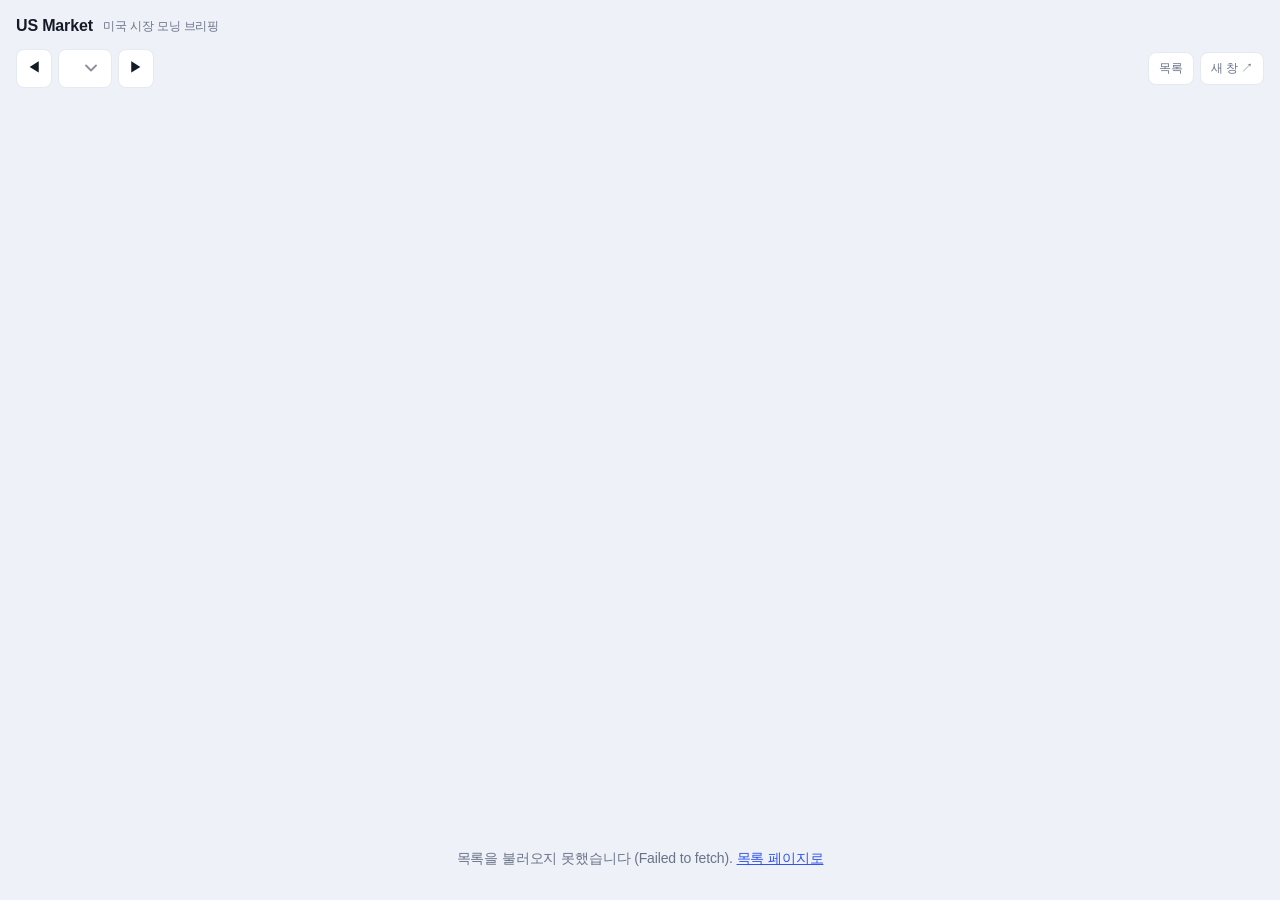
<file: view/index.html>
<!DOCTYPE html>
<html lang="ko">
<head>
<meta charset="utf-8">
<meta name="viewport" content="width=device-width, initial-scale=1">
<title>Report viewer</title>
<link rel="stylesheet" href="https://whysosary-dot.github.io/stock-valuation/theme.css">
<style>
  html,body{height:100%;margin:0;overflow:hidden}
  body{zoom:1 !important}  /* 뷰어 자체는 배율 1 — 안쪽 문서가 자기 배율을 가짐 */
  body{display:flex;flex-direction:column}
  .bar{flex:none;display:flex;align-items:center;gap:10px;flex-wrap:wrap;padding:14px 16px 10px;background:var(--bg)}
  .bar h1{font-size:16px;font-weight:800;margin:0;letter-spacing:-.01em}
  .bar .sub{font-size:12px;color:var(--text-dim);font-weight:500}
  .nav{display:flex;align-items:center;gap:6px;flex-basis:100%}
  .nav button,.nav select{font:inherit;font-size:13px;padding:6px 10px;border:1px solid var(--border);border-radius:8px;background:var(--panel);color:var(--text)}
  .nav button{cursor:pointer;padding:6px 9px}
  .nav button:disabled{opacity:.35;cursor:default}
  .nav select{max-width:280px}
  .nav .right{margin-left:auto;display:flex;gap:6px}
  .nav .right a{font-size:12px;color:var(--text-dim);text-decoration:none;border:1px solid var(--border);border-radius:8px;padding:6px 10px;background:var(--panel)}
  .nav .right a:hover{color:var(--accent);border-color:var(--accent)}
  iframe{flex:1;width:100%;border:none;display:block;background:var(--bg);min-height:0;opacity:0;transition:opacity .15s}
  iframe.ready{opacity:1}
  .msg{padding:30px;color:var(--text-dim);text-align:center}
  @media (max-width:640px){ .bar{padding:10px 10px 8px} .nav select{max-width:170px} }
</style>
</head>
<body>
<div class="bar">
  <h1 id="ttl">Report</h1><span class="sub" id="sub"></span>
  <div class="nav"><button id="prev" title="이전">◀</button><select id="sel" title="날짜 선택"></select><button id="next" title="다음">▶</button>
    <div class="right"><a id="list" href="#" target="_self">목록</a><a id="open" href="#" target="_blank" rel="noopener">새 창 ↗</a></div></div>
</div>
<iframe id="fr" title="report"></iframe>
<script>
/* 날짜별 리포트가 쌓이는 저장소를 하나의 뷰어로 — ◀ 날짜 선택 ▶ + 본문 iframe */
const SRC = {
  us:       { title: 'US Market',  sub: '미국 시장 모닝 브리핑', base: 'https://whysosary-dot.github.io/us-market-briefing/', list: 'index.html',
              dates: h => [...h.matchAll(/\bd:\s*"(\d{4}-\d{2}-\d{2})"/g)].map(m => m[1]), file: d => `briefings/us-market-briefing-${d}.html?v=${d.replace(/-/g, '')}` },
  kr:       { title: 'KR Market',  sub: '국내 시장 마감 브리핑', base: 'https://whysosary-dot.github.io/kr-market-briefing/', list: 'index.html',
              dates: h => [...h.matchAll(/\bd:\s*"(\d{4}-\d{2}-\d{2})"/g)].map(m => m[1]), file: d => `briefings/kr-market-closing-${d}.html?v=${d.replace(/-/g, '')}` },
  awake:    { title: 'Awake',      sub: '전자공시 일일 리포트',  base: 'https://whysosary-dot.github.io/awake-disclosure/', list: 'index.html',
              dates: h => { const seg = h.slice(h.indexOf('const reports'), h.indexOf('];', h.indexOf('const reports'))); return [...seg.matchAll(/\bd:\s*"(\d{4}-\d{2}-\d{2})"/g)].map(m => m[1]); },
              file: d => `reports/AWAKE_${d}.html?v=${Math.floor(Date.now() / 600000)}` },   // 10분 단위 캐시 — 2.7MB 를 매번 다시 받지 않도록
  interest: { title: 'Interest',   sub: '관심종목 모닝 브리프',  base: 'https://whysosary-dot.github.io/watchlist-briefing/', list: 'index.html', json: 'briefings/manifest.json',
              dates: j => (j.briefings || []).map(b => b.date), file: d => `briefings/watchlist-brief-${d}.html` },
};
const q = new URLSearchParams(location.search);
const key = q.get('src') || 'us';
const S = SRC[key] || SRC.us;
const $ = s => document.querySelector(s);
let DATES = [], CUR = '';
const LS = 'sv_view_last_' + key;

function show(d) {
  CUR = d;
  $('#sel').value = d;
  const k = DATES.indexOf(d);
  $('#prev').disabled = !(k >= 0 && k < DATES.length - 1);
  $('#next').disabled = !(k > 0);
  const url = S.base + S.file(d);
  $('#fr').classList.remove('ready');
  $('#fr').src = url;
  skinWatch();
  $('#open').href = url;
  document.title = `${S.title} ${d}`;
  try { localStorage.setItem(LS, d); } catch (_) {}
  try { history.replaceState(null, '', `?src=${key}&d=${d}`); } catch (_) {}
}
// 같은 출처의 리포트 문서에 공통 테마 + 스킨을 주입 (Telegram·Report 탭과 같은 톤). 끄려면 ?raw=1
// 예전 화면이 잠깐 보이지 않도록: 문서 head 가 생기는 즉시(본문 렌더 전) 주입하고, 그때까지 iframe 은 숨긴다.
let _injected = false, _watch = null;
const SKIN_V = Math.floor(Date.now() / 600000);   // 10분 단위 캐시 (매번 새로 받지 않도록)
function injectSkin() {
  if (q.get('raw')) return true;
  try {
    const d = $('#fr').contentDocument; if (!d || !d.head) return false;
    // src 를 바꾼 직후에는 이전 문서나 about:blank 가 잡힌다 — 새 리포트 문서가 생길 때까지 기다린다 (여기에 주입하면 실제 문서는 표지가 보인 뒤에야 가려짐)
    if (!d.URL || d.URL === 'about:blank' || !d.URL.startsWith(S.base)) return false;
    if (d.documentElement.getAttribute('data-skin') === key) return true;
    d.documentElement.setAttribute('data-skin', key);
    // 링크 다운로드를 기다리지 않도록 핵심 규칙은 인라인으로 먼저
    const s = d.createElement('style');
    s.textContent = 'html{background:#eef1f7}body{background:#eef1f7!important;visibility:hidden}' +
      (key === 'awake' ? '.cover,.page-header{display:none!important}' : '');
    d.head.appendChild(s);
    let pending = 2;
    // 테마·스킨이 로드되면 즉시 보여준다 (문서 전체 로드를 기다리지 않음 → 긴 리포트도 점진적으로 렌더)
    const done = () => { if (--pending <= 0) { try { const r = d.createElement('style'); r.textContent = 'body{visibility:visible!important}'; d.head.appendChild(r); } catch (_) {} $('#fr').classList.add('ready'); } };
    for (const href of ['https://whysosary-dot.github.io/stock-valuation/theme.css?v=' + SKIN_V, 'https://whysosary-dot.github.io/stock-valuation/skin.css?v=' + SKIN_V]) {
      const l = d.createElement('link'); l.rel = 'stylesheet'; l.href = href; l.onload = done; l.onerror = done; d.head.appendChild(l);
    }
    setTimeout(done, 1500); setTimeout(done, 1500);   // 네트워크 실패 대비 — 늦어도 1.5초 뒤엔 보이게
    return true;
  } catch (_) { return false; }
}
function skinWatch() {
  clearInterval(_watch); let n = 0;
  _watch = setInterval(() => { n++; if (injectSkin() && n > 2 || n > 400) clearInterval(_watch); }, 25);
}

// Awake 리포트: 종목 페이지마다 밸류에이션 8칸 (KR Screener 일별 JSON 에서 — 같은 출처라 주입 가능)
let _valMap = null;
async function loadValMap() {
  if (_valMap) return _valMap;
  const base = 'https://whysosary-dot.github.io/stock-screener/';
  const idx = await (await fetch(base + 'daily/index.json?t=' + Date.now())).json();
  const day = await (await fetch(base + 'daily/' + idx.latest_date + '.json?t=' + Date.now())).json();
  _valMap = { date: idx.latest_date, by: Object.fromEntries((day.stocks || []).map(s => [s.ticker, s])) };
  return _valMap;
}
const fmtN = (n, d) => (n == null || isNaN(n)) ? '-' : Number(n).toLocaleString('ko-KR', { maximumFractionDigits: d ?? 0 });
const eok = v => v == null ? '-' : v >= 10000 ? (v / 10000).toFixed(v >= 100000 ? 0 : 1) + '조' : fmtN(v) + '억';
function valGridHtml(s, date) {
  if (!s) return '';
  const pos52 = (s.price && s.hi52 && s.lo52 && s.hi52 > s.lo52) ? Math.round((s.price - s.lo52) / (s.hi52 - s.lo52) * 100) : null;
  const chg = s.change_rate, chgCls = chg > 0 ? 'u' : chg < 0 ? 'd' : '';
  return `<div class="sv-val" title="KR Screener ${date} 마감 기준 (네이버 증권)">
    <div>주가<span class="${chgCls}">${fmtN(s.price)}원 ${chg != null ? `<small>(${chg > 0 ? '+' : ''}${fmtN(chg, 2)}%)</small>` : ''}</span></div>
    <div>시총<span>${eok(s.market_cap)}</span></div>
    <div>PER${s.cns_per ? ' / 추정' : ''}<span>${s.per ? fmtN(s.per, 1) : '-'}${s.cns_per ? ` / ${fmtN(s.cns_per, 1)}` : ''}</span></div>
    <div>PBR<span>${s.pbr ? fmtN(s.pbr, 2) : '-'}</span></div>
    <div>EPS<span>${s.eps != null ? fmtN(s.eps) : '-'}</span></div>
    <div>배당<span>${s.div != null ? fmtN(s.div, 2) + '%' : '-'}</span></div>
    <div>외인<span>${s.foreign != null ? fmtN(s.foreign, 1) + '%' : '-'}</span></div>
    <div>52주 위치<span>${pos52 != null ? Math.max(0, Math.min(100, pos52)) + '%' + (pos52 > 100 ? ' <small style="color:#dc2626;font-weight:700">신고가</small>' : pos52 < 0 ? ' <small style="color:#2563eb;font-weight:700">신저가</small>' : '') : '-'}</span>${pos52 != null ? `<div class="bar"><i style="width:${Math.max(0, Math.min(100, pos52))}%"></i></div>` : ''}</div>
  </div>`;
}
async function awakeValuation() {
  try {
    const d = $('#fr').contentDocument; if (!d) return;
    const m = await loadValMap();
    let n = 0;
    d.querySelectorAll('.page[id^="stock-"]').forEach(pg => {
      if (pg.querySelector('.sv-val')) return;
      const code = (pg.id.match(/^stock-(\d{6})-/) || [])[1]; const s = code && m.by[code]; if (!s) return;
      const anchor = pg.querySelector('.stock-meta') || pg.querySelector('.page-body');
      if (!anchor) return;
      anchor.insertAdjacentHTML('afterend', valGridHtml(s, m.date)); n++;
    });
    if (n && !d.getElementById('sv-val-css')) {
      const st = d.createElement('style'); st.id = 'sv-val-css';
      st.textContent = '.sv-val{display:grid;grid-template-columns:repeat(4,1fr);gap:6px 10px;font-size:13px;color:#69738a;border:1px solid #e5e9f1;border-radius:12px;padding:12px 14px;margin:10px 0 14px;background:#f4f6fb}' +
        '.sv-val div span{display:block;font-size:16px;font-weight:800;color:#141b26}.sv-val .u{color:#d3273e}.sv-val .d{color:#2f56e8}' +
        '.sv-val .bar{height:4px;background:#e5e9f1;border-radius:3px;overflow:hidden;margin-top:3px}.sv-val .bar i{display:block;height:100%;background:linear-gradient(90deg,#60a5fa,#f87171)}' +
        '@media (max-width:640px){.sv-val{grid-template-columns:repeat(3,1fr)}}';
      d.head.appendChild(st);
    }
  } catch (e) { console.warn('awake valuation', e); }
}

(async () => {
  $('#ttl').textContent = S.title; $('#sub').textContent = S.sub; $('#list').href = S.base + S.list;
  try {
    let dates;
    if (S.json) { const r = await fetch(S.base + S.json + '?t=' + Date.now()); dates = S.dates(await r.json()); }
    else { const r = await fetch(S.base + S.list + '?t=' + Date.now()); dates = S.dates(await r.text()); }
    { const cut = new Date(Date.now() - 365 * 864e5).toISOString().slice(0, 10); dates = dates.filter(d => d >= cut); }  // 1년 보관(retention.py) — 지워진 날짜는 목록에서도 숨김
    DATES = [...new Set(dates)].sort().reverse();
    if (!DATES.length) throw new Error('날짜 목록 없음');
    $('#sel').innerHTML = DATES.map(d => `<option value="${d}">${d}</option>`).join('');
    const want = q.get('d');
    show(want && DATES.includes(want) ? want : DATES[0]);
  } catch (e) {
    document.body.insertAdjacentHTML('beforeend', `<div class="msg">목록을 불러오지 못했습니다 (${e.message}). <a href="${S.base}" target="_top">목록 페이지로</a></div>`);
  }
  $('#fr').addEventListener('load', () => { injectSkin(); setTimeout(() => $('#fr').classList.add('ready'), 60); if (key === 'awake') awakeValuation(); });
  $('#sel').onchange = e => show(e.target.value);
  $('#prev').onclick = () => { const k = DATES.indexOf(CUR); if (k < DATES.length - 1) show(DATES[k + 1]); };
  $('#next').onclick = () => { const k = DATES.indexOf(CUR); if (k > 0) show(DATES[k - 1]); };
})();
</script>
</body>
</html>
</file>
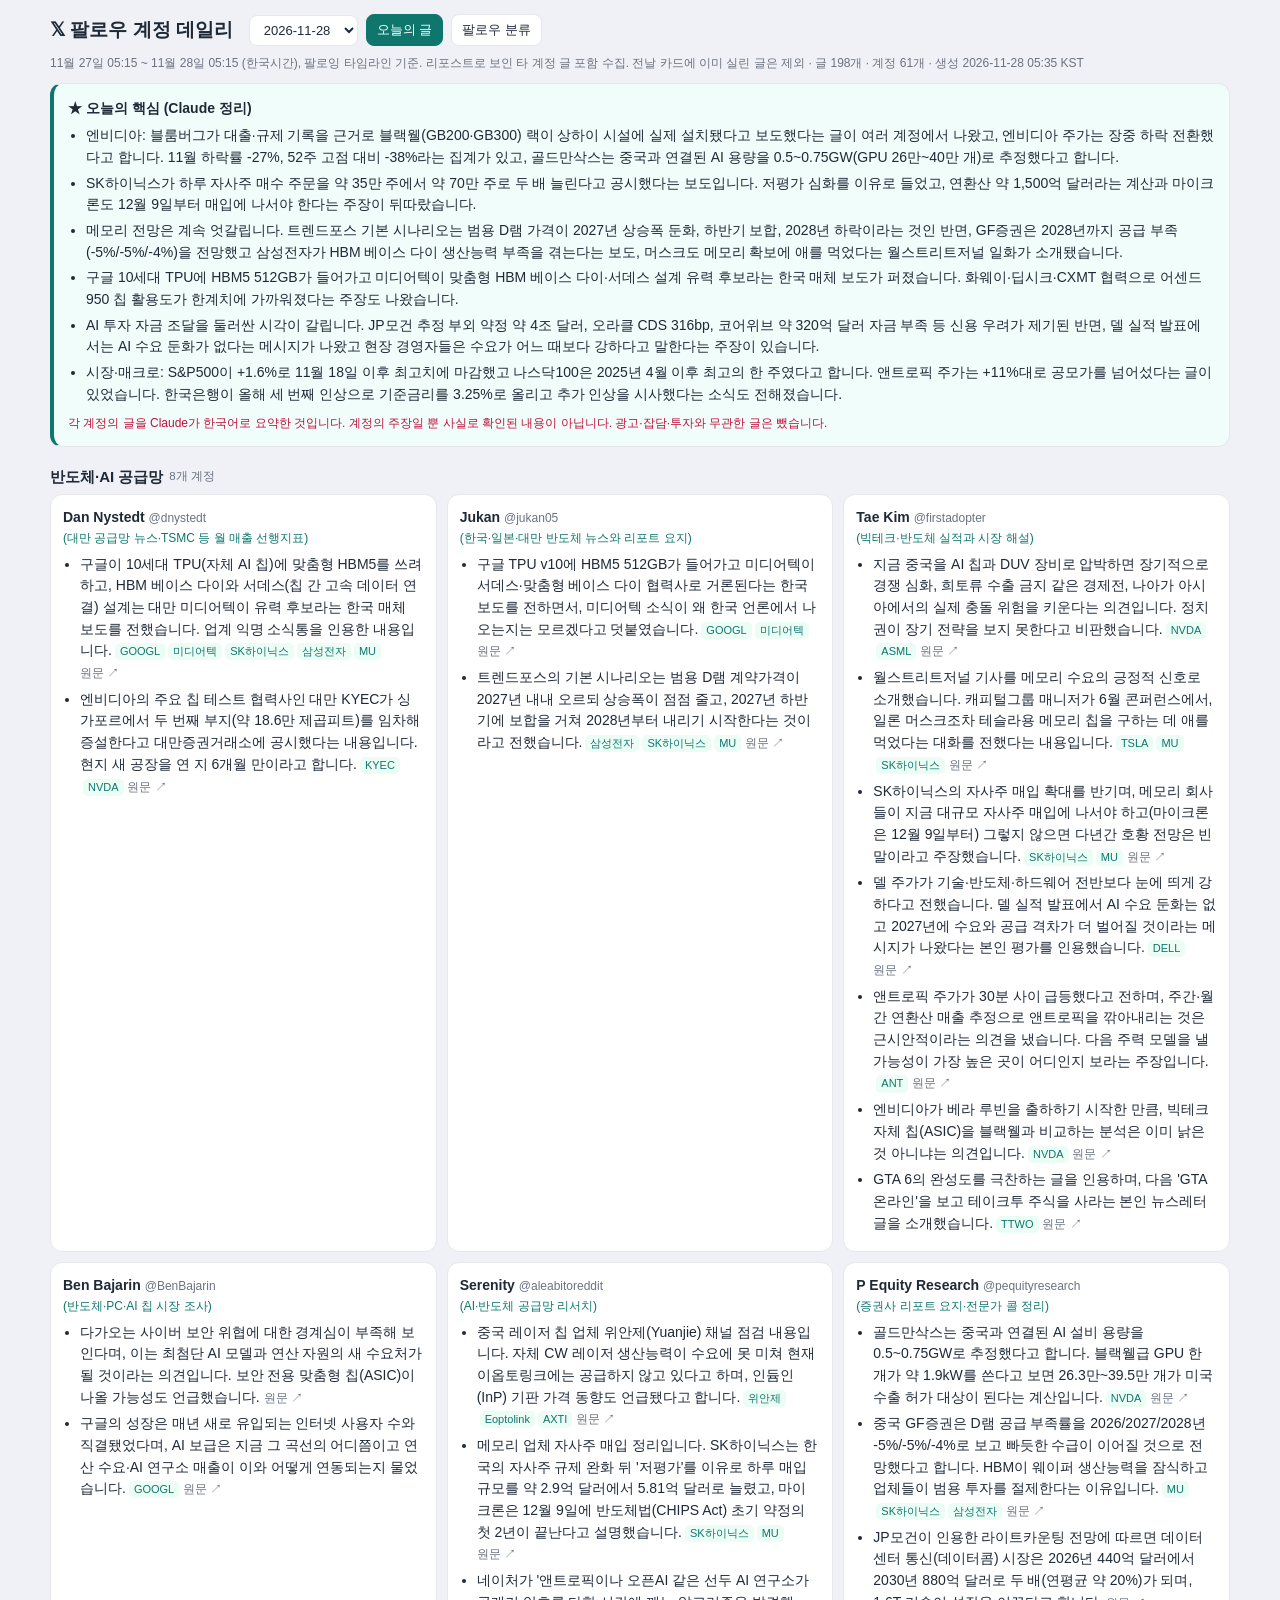
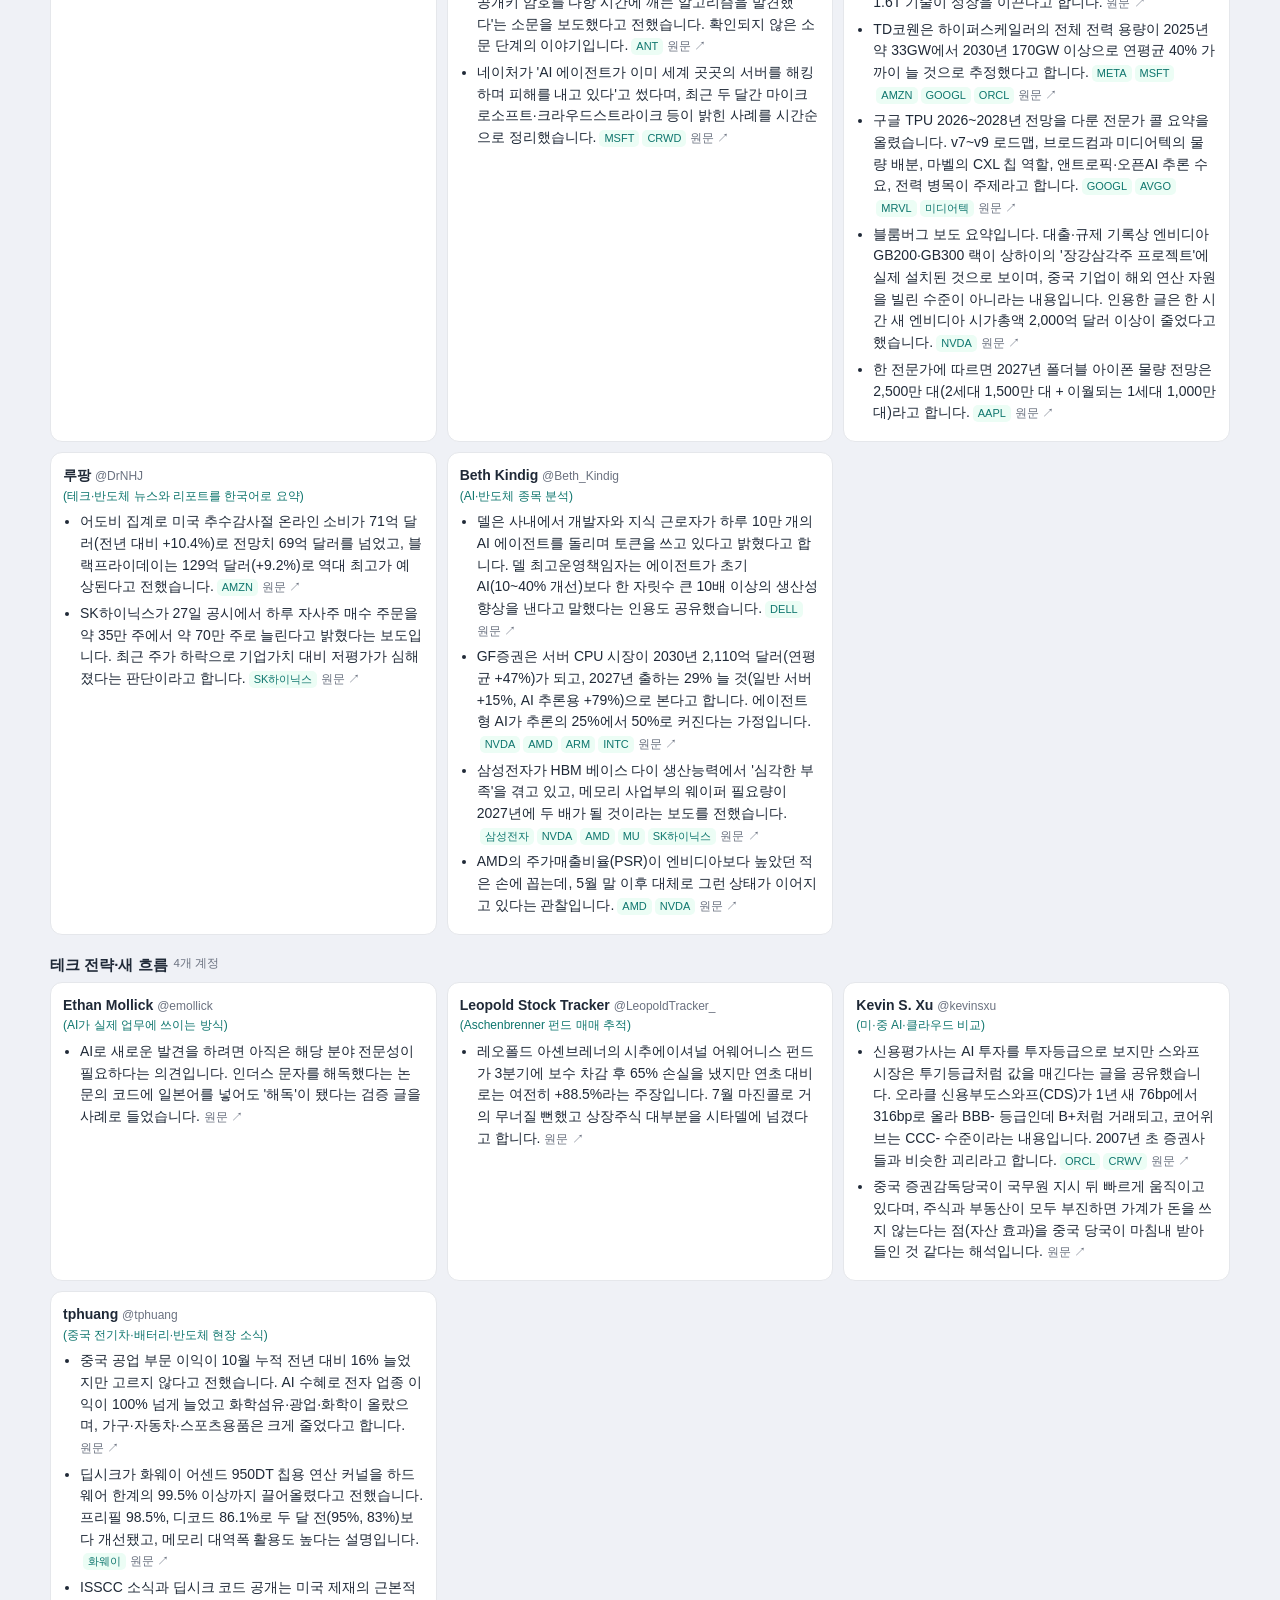
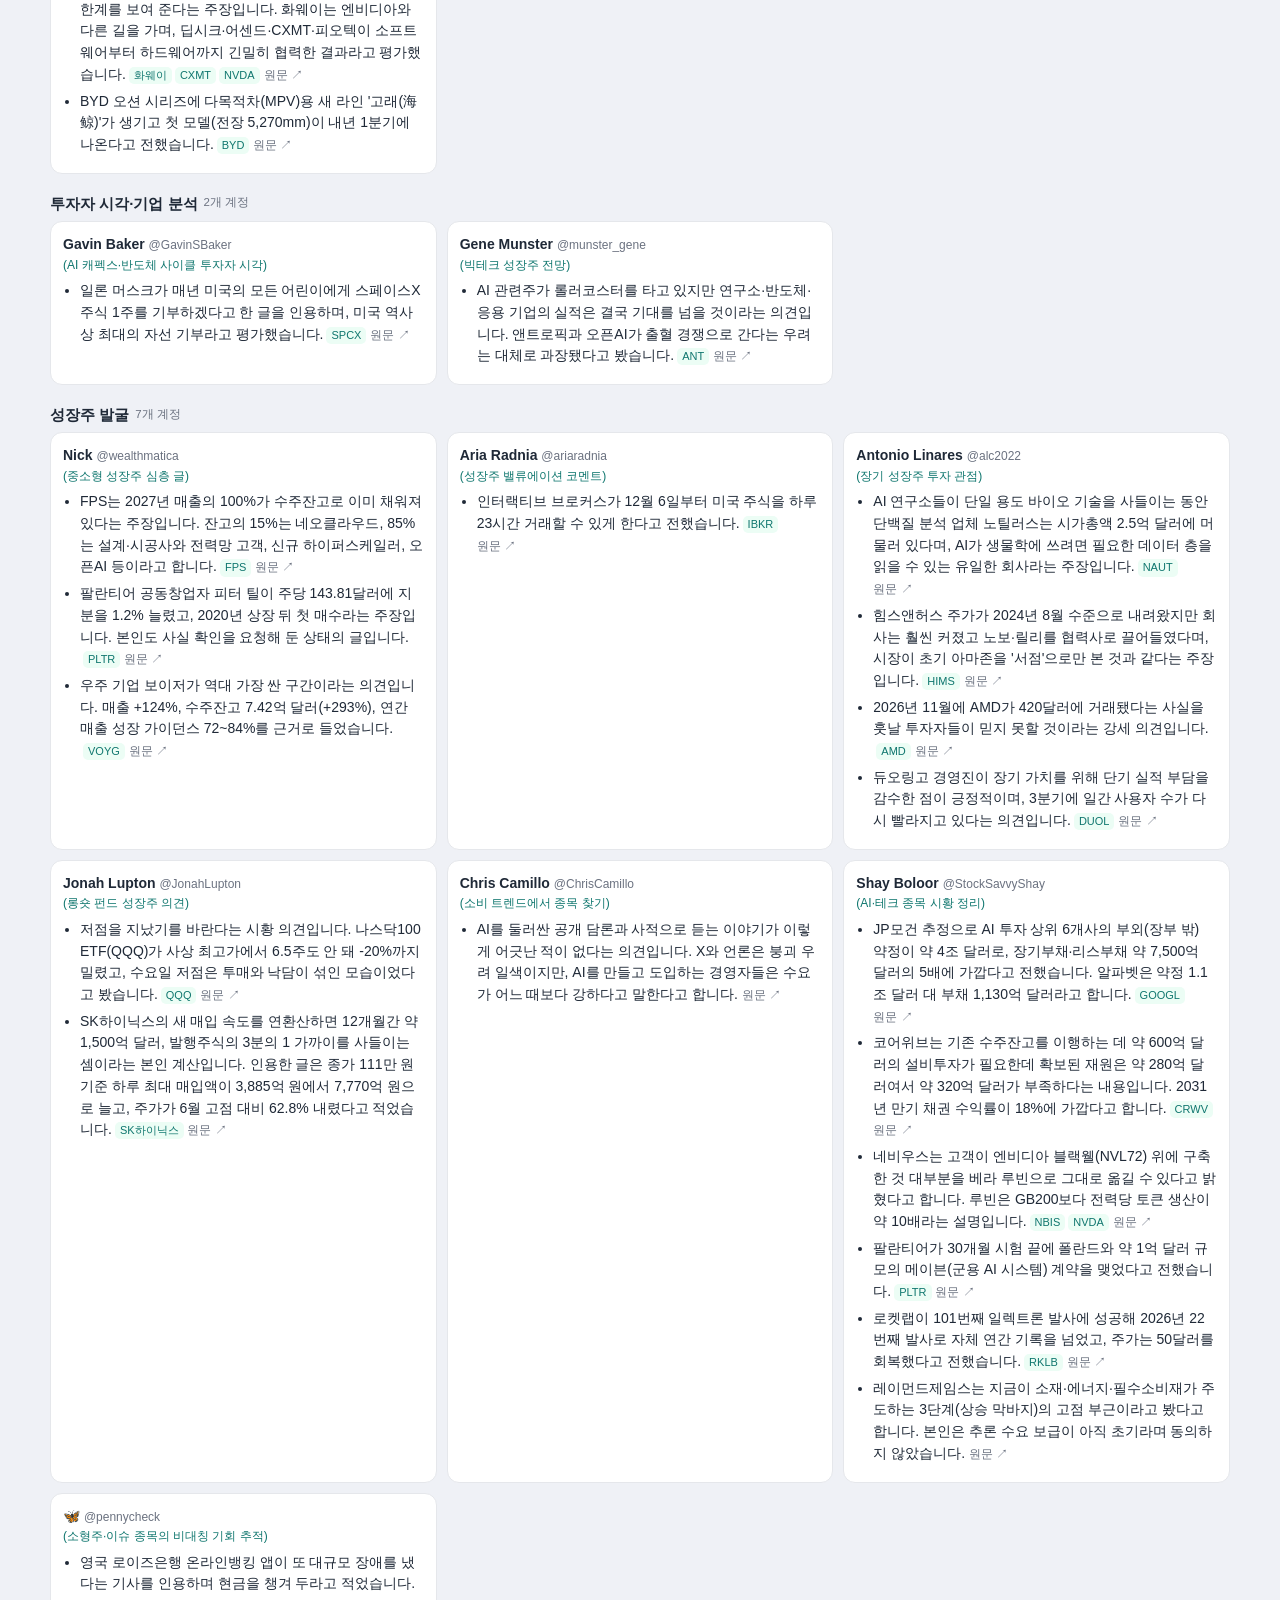
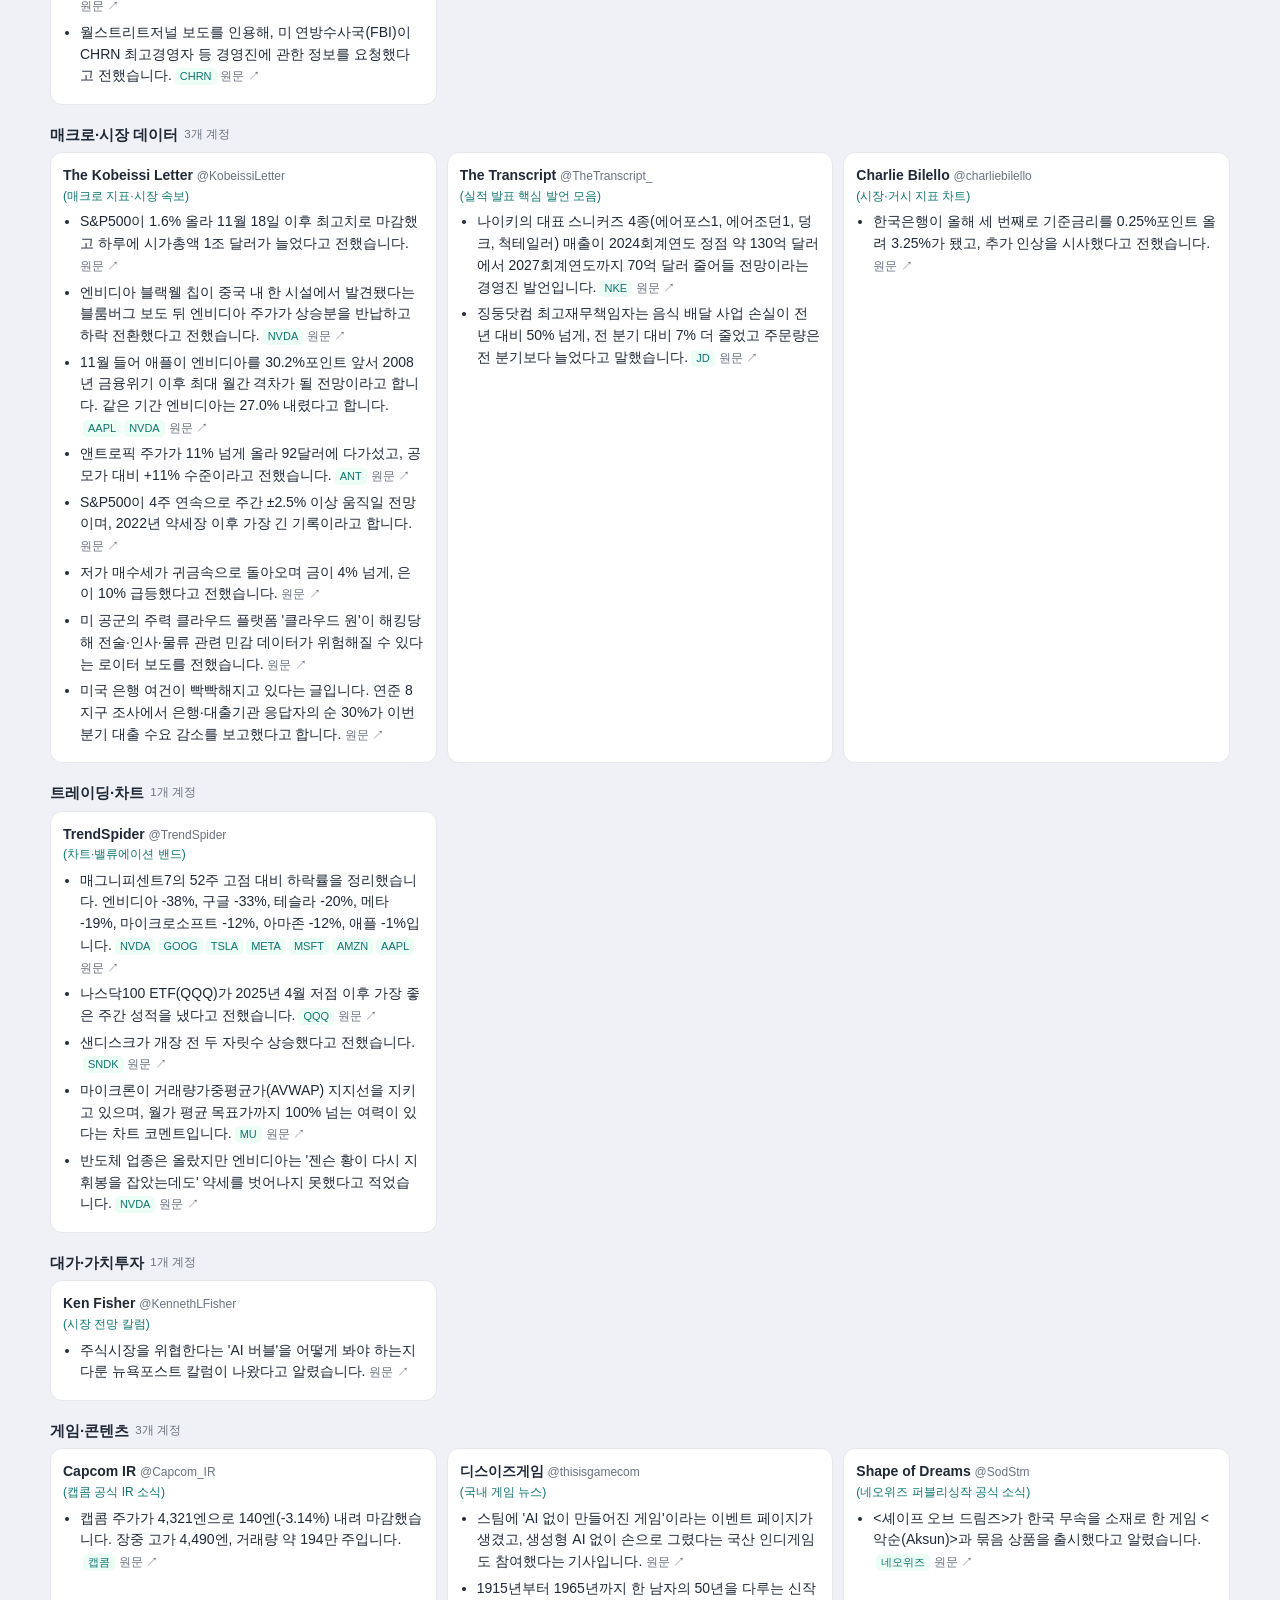
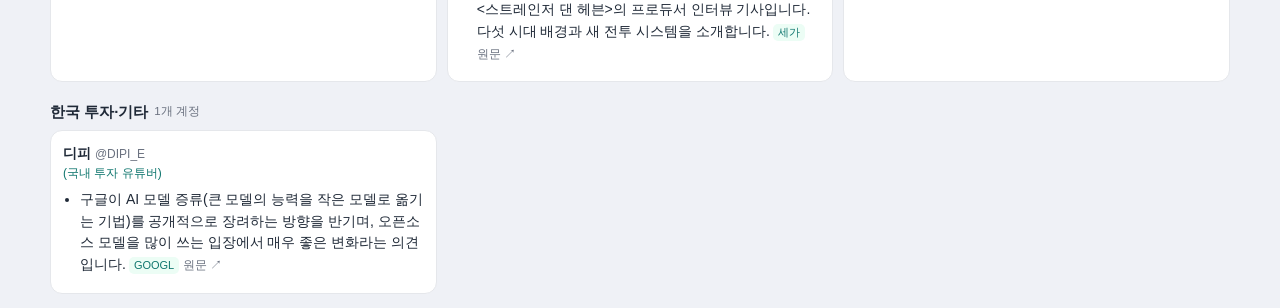
<file: x/index.html>
<!doctype html><html lang="ko"><head><meta charset="utf-8"><meta name="viewport" content="width=device-width,initial-scale=1"><title>X 데일리</title>
<style>
:root{--ink:#1f2937;--mut:#6b7280;--line:#e5e7eb;--teal:#0f766e;--mint:#a7d7cf;--rose:#be123c;--bg:#eff1f6}
*{box-sizing:border-box}body{margin:0;padding:14px;font-family:-apple-system,"Apple SD Gothic Neo","Noto Sans KR",sans-serif;color:var(--ink);background:var(--bg);font-size:14px;line-height:1.55}
.wrap{max-width:1180px;margin:0 auto}.top{display:flex;flex-wrap:wrap;gap:8px;align-items:center;margin-bottom:10px}
h1{font-size:19px;margin:0 8px 0 0}select,button.t{font-size:13px;padding:6px 10px;border:1px solid var(--line);border-radius:8px;background:#fff;color:var(--ink)}
button.t.on{background:var(--teal);color:#fff;border-color:var(--teal)}.meta{color:var(--mut);font-size:12px}
.box{background:#fff;border:1px solid var(--line);border-radius:12px;padding:14px;margin:10px 0}
.hl{border-left:4px solid var(--teal);background:#f0fdfa}.hl li{margin:4px 0}.hl ul{margin:6px 0 0;padding-left:18px}
h2{font-size:15px;margin:18px 0 6px;display:flex;align-items:center;gap:6px}h2 .c{font-size:11.5px;color:var(--mut);font-weight:400}
.grid{display:grid;grid-template-columns:repeat(auto-fill,minmax(330px,1fr));gap:10px}
.card{background:#fff;border:1px solid var(--line);border-radius:12px;padding:12px}
.card .who{font-weight:700}.card .who a{color:var(--ink);text-decoration:none}.card .h{color:var(--mut);font-weight:400;font-size:12px}
.card .p{color:var(--teal);font-size:12px;margin-bottom:6px}.card ul{margin:0;padding-left:17px}.card li{margin:5px 0}
.card li a{color:var(--mut);font-size:11.5px;text-decoration:none;white-space:nowrap}.tk{display:inline-block;font-size:11px;background:#ecfdf5;color:var(--teal);border-radius:5px;padding:0 5px;margin-left:3px}
.note{font-size:12px;color:var(--mut);margin-top:8px}.warn{color:var(--rose)}
table{border-collapse:collapse;width:100%;font-size:13px}td,th{border-bottom:1px solid var(--line);padding:6px 8px;text-align:left}th{background:#f1f5f9}
</style></head><body><div class="wrap">
<div class="top"><h1>𝕏 팔로우 계정 데일리</h1><select id="d"></select><button class="t on" id="b1">오늘의 글</button><button class="t" id="b2">팔로우 분류</button><span class="meta" id="m"></span></div>
<div id="v"></div></div>
<script>
const $=id=>document.getElementById(id),esc=s=>String(s).replace(/[&<>"]/g,c=>({'&':'&amp;','<':'&lt;','>':'&gt;','"':'&quot;'}[c]));
const J=p=>fetch(p+'?v='+Date.now()).then(r=>{if(!r.ok)throw new Error(p+' '+r.status);return r.json()});
let mode=1;
async function day(){const d=$('d').value;if(!d){$('v').innerHTML='<div class="box">아직 데이터가 없습니다.</div>';return}
 try{const x=await J('data/'+d+'.json');$('m').textContent=`${x.window||''} · 글 ${x.count?x.count.posts:'-'}개 · 계정 ${x.count?x.count.accounts:'-'}개 · 생성 ${x.generated||''}`;
 let h='<div class="box hl"><b>★ 오늘의 핵심 (Claude 정리)</b><ul>'+(x.top||[]).map(t=>'<li>'+esc(t)+'</li>').join('')+'</ul><div class="note warn">'+esc(x.note||'')+'</div></div>';
 for(const c of x.cats){h+=`<h2>${esc(c.name)} <span class="c">${c.accounts.length}개 계정</span></h2><div class="grid">`;
  for(const a of c.accounts){h+=`<div class="card"><div class="who"><a href="https://x.com/${esc(a.h)}" target="_blank" rel="noopener">${esc(a.n)}</a> <span class="h">@${esc(a.h)}</span></div><div class="p">(${esc(a.p||'')})</div><ul>`+a.posts.map(p=>`<li>${esc(p.t)}${(p.k||[]).map(k=>`<span class="tk">${esc(k)}</span>`).join('')} <a href="${esc(p.u)}" target="_blank" rel="noopener">원문 ↗</a></li>`).join('')+'</ul></div>'}
  h+='</div>'}
 $('v').innerHTML=h}catch(e){$('v').innerHTML='<div class="box warn">불러오기 실패: '+esc(e.message)+'</div>'}}
async function accs(){try{const x=await J('accounts.json');$('m').textContent='분류 기준일 '+x.updated;let h='';
 for(const c of x.cats){h+=`<h2>${esc(c.name)} <span class="c">${c.accounts.length}개</span></h2><div class="box" style="padding:4px 10px"><table>`+c.accounts.map(a=>`<tr><td style="width:38%"><a href="https://x.com/${esc(a.h)}" target="_blank" rel="noopener" style="color:#1f2937;text-decoration:none"><b>${esc(a.n)}</b></a> <span class="meta">@${esc(a.h)}</span></td><td>(${esc(a.p)})</td></tr>`).join('')+'</table></div>'}
 $('v').innerHTML=h}catch(e){$('v').innerHTML='<div class="box warn">불러오기 실패: '+esc(e.message)+'</div>'}}
function go(){$('b1').classList.toggle('on',mode==1);$('b2').classList.toggle('on',mode==2);$('d').style.display=mode==1?'':'none';mode==1?day():accs()}
$('b1').onclick=()=>{mode=1;go()};$('b2').onclick=()=>{mode=2;go()};$('d').onchange=day;
J('data/index.json').then(x=>{$('d').innerHTML=x.dates.map(d=>`<option>${d}</option>`).join('');go()}).catch(()=>go());
</script></body></html>
</file>
